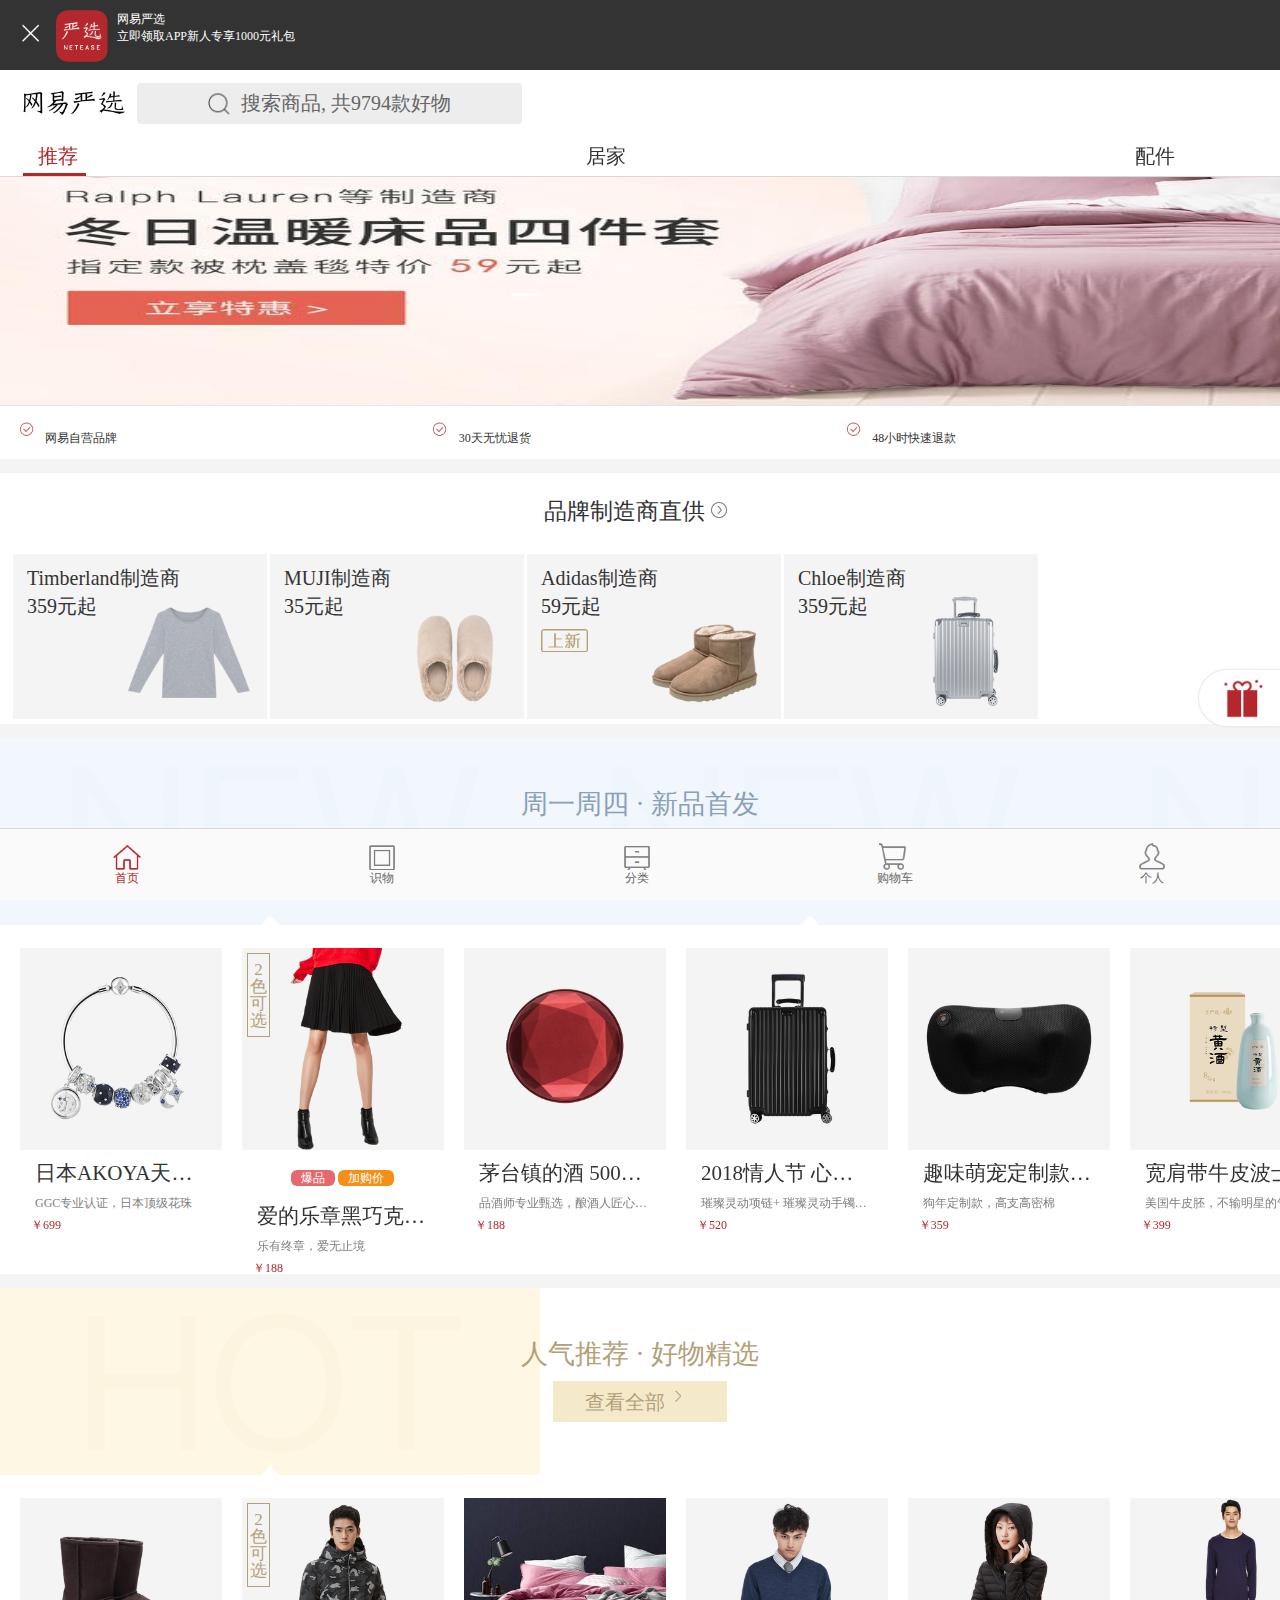
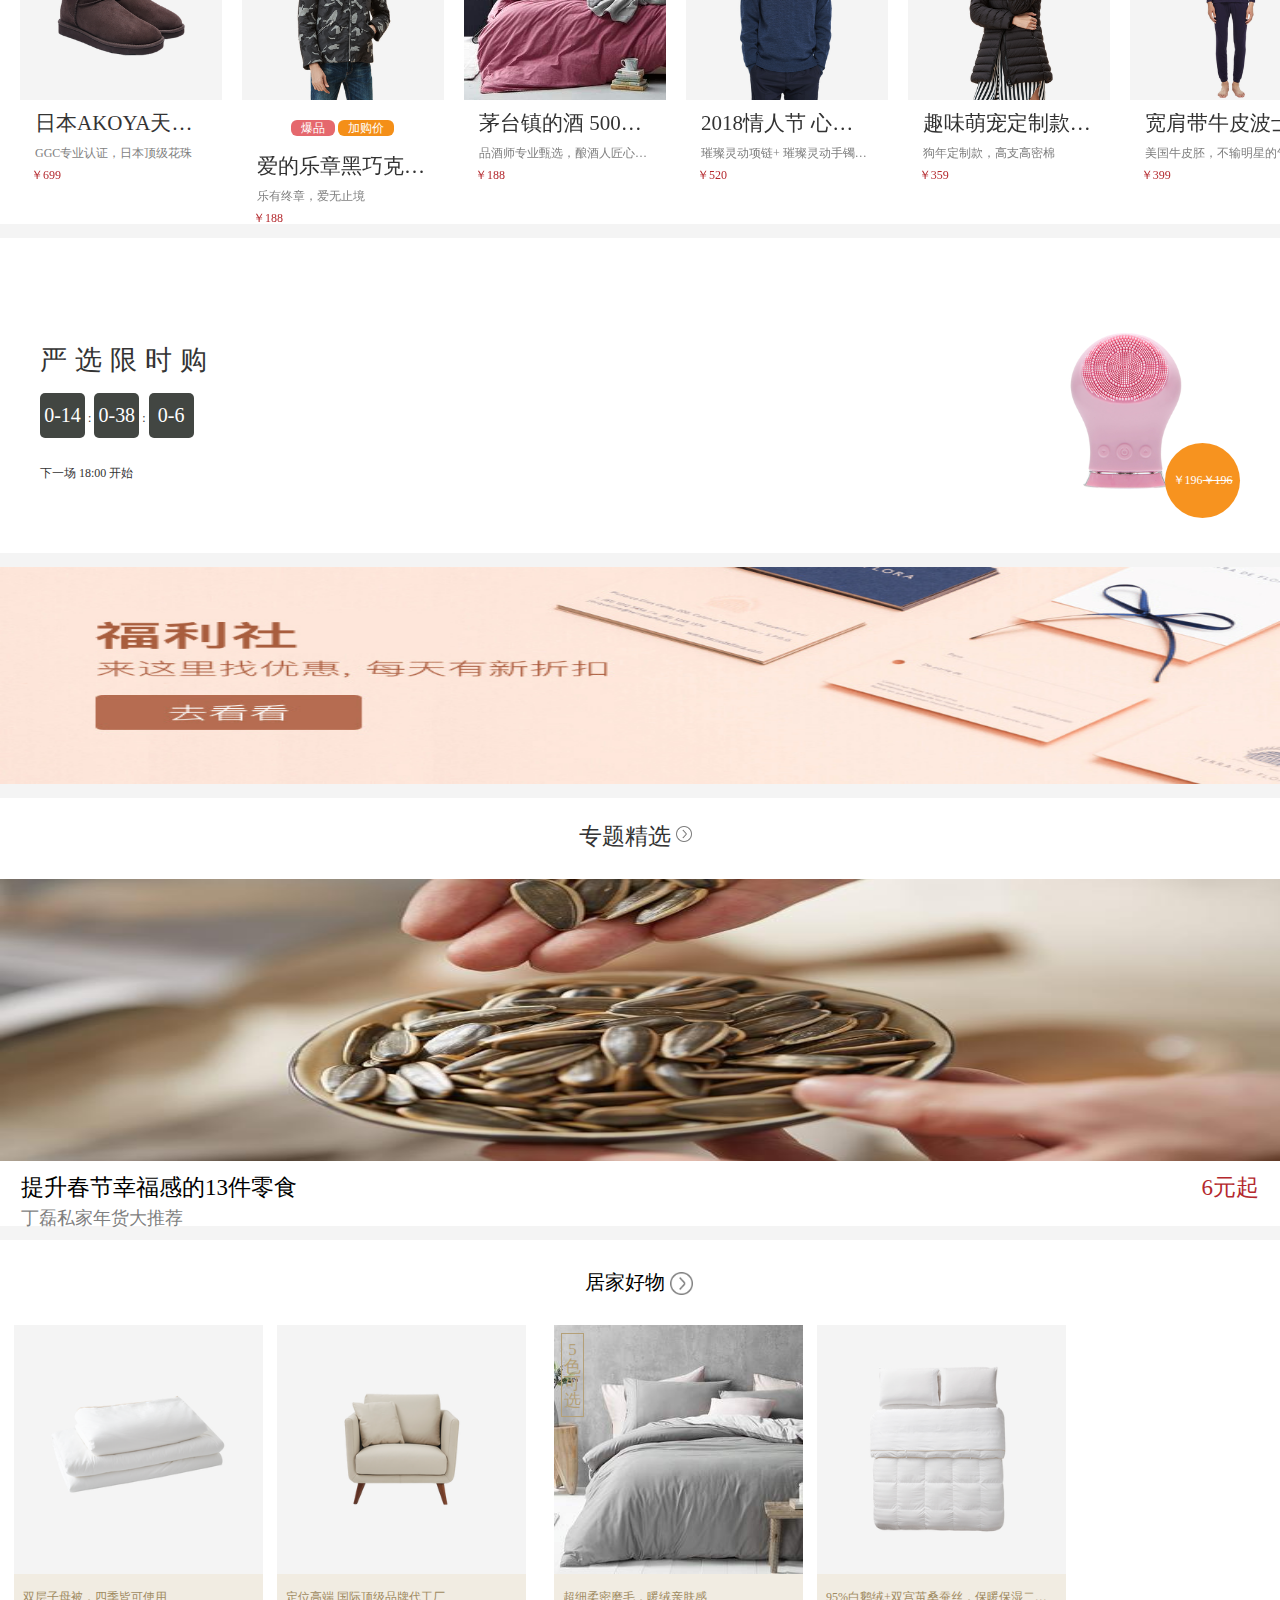
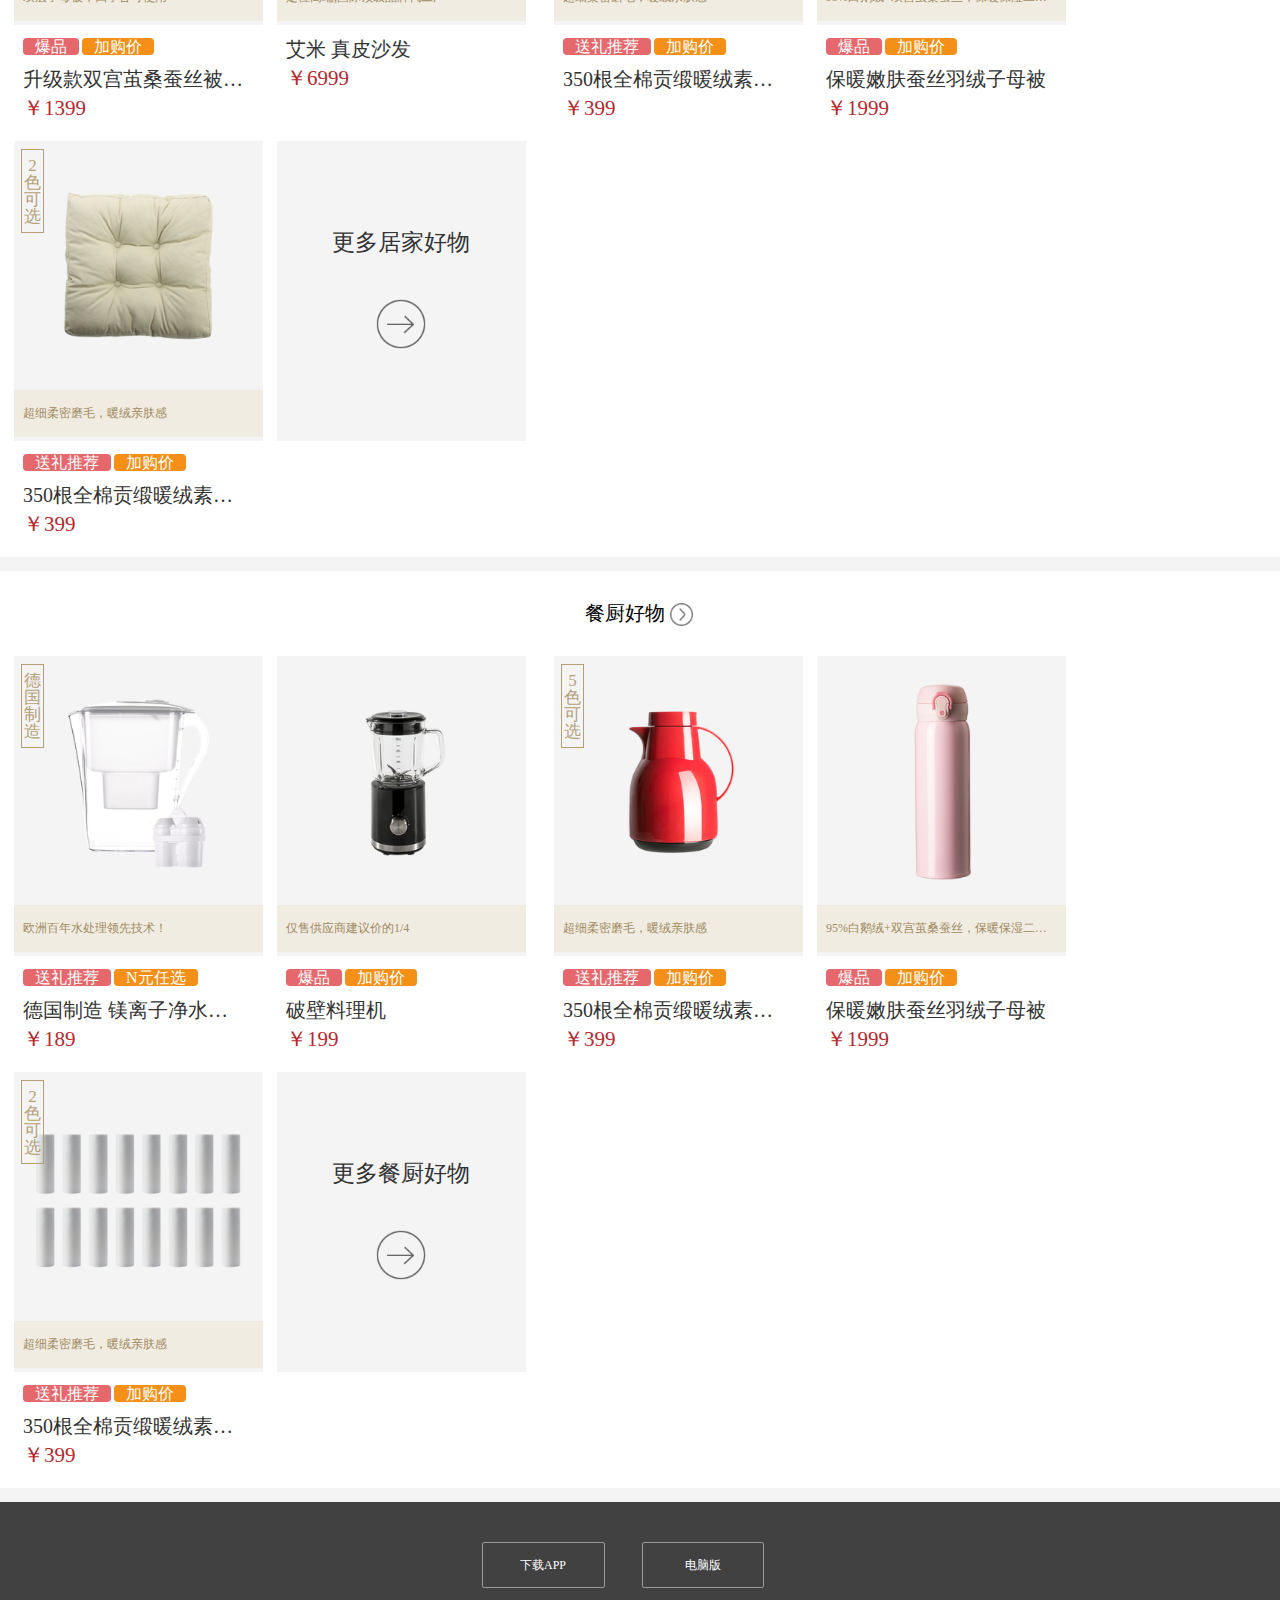
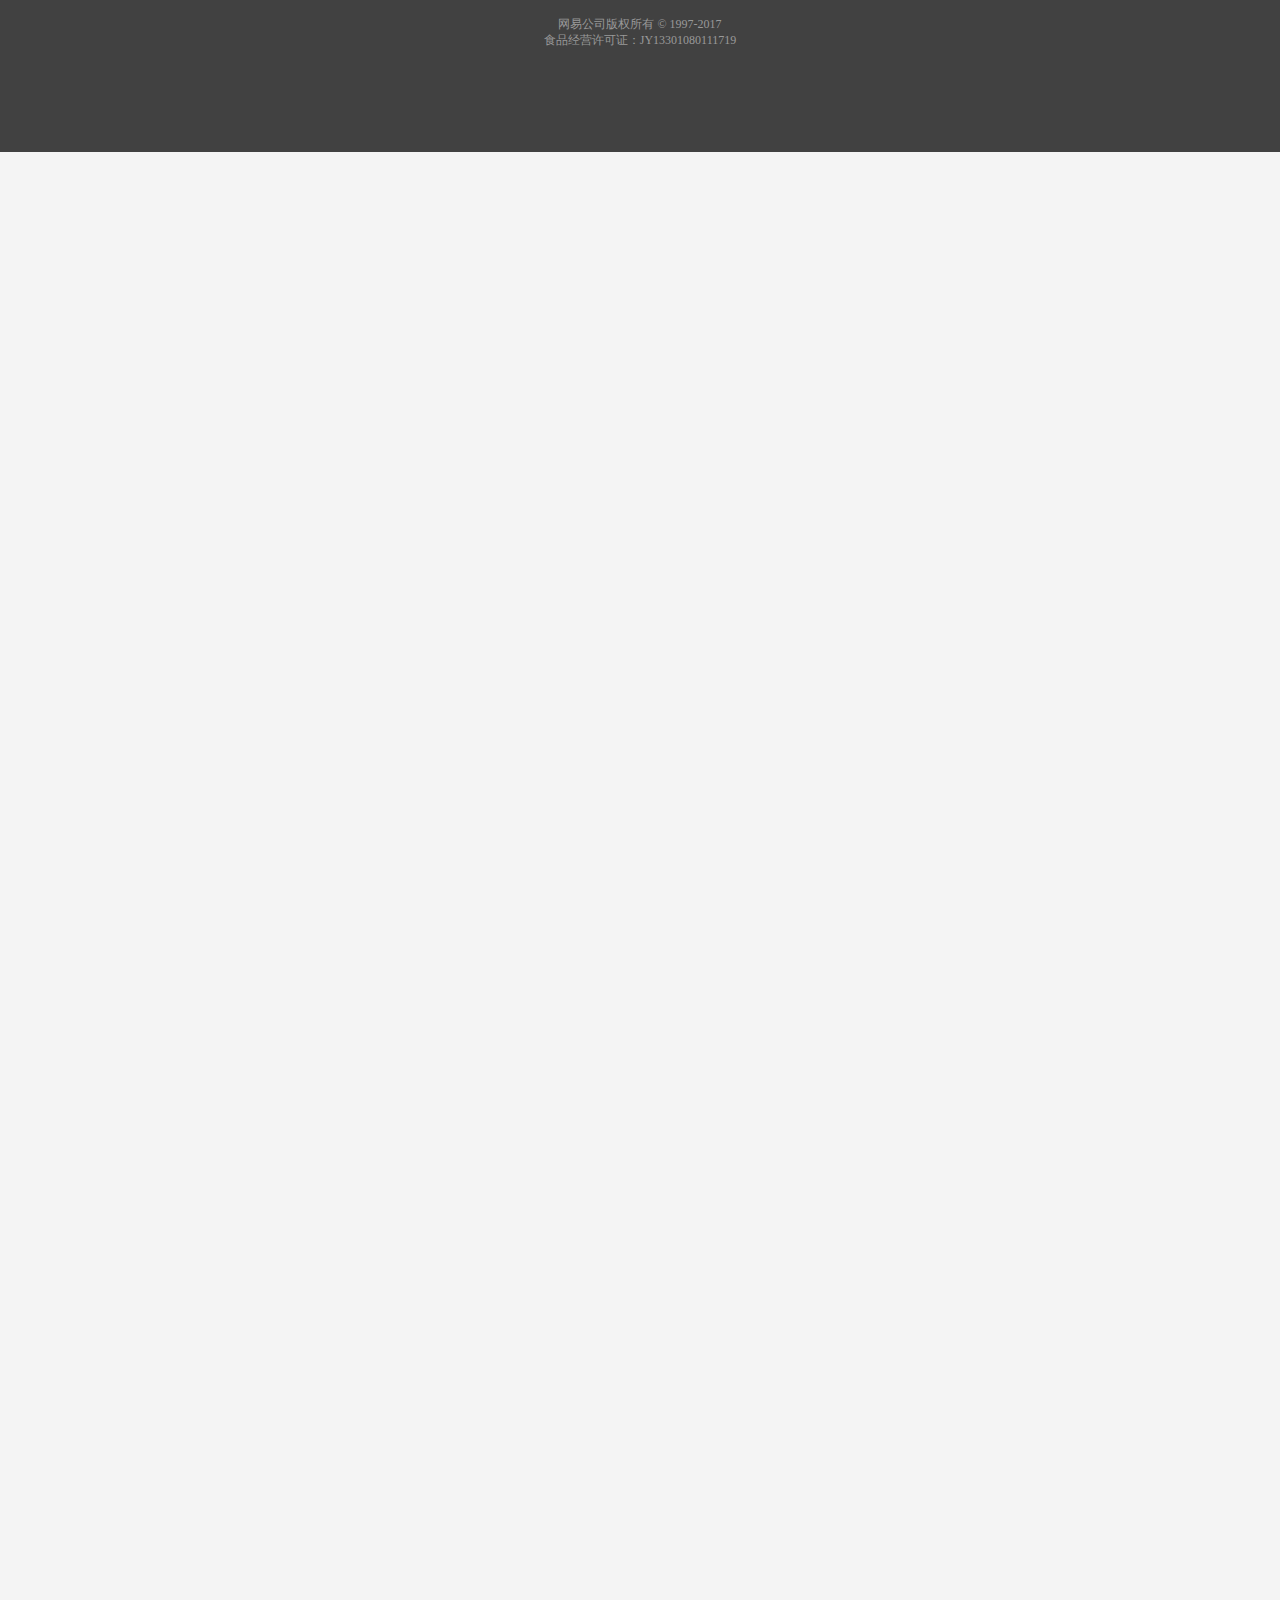
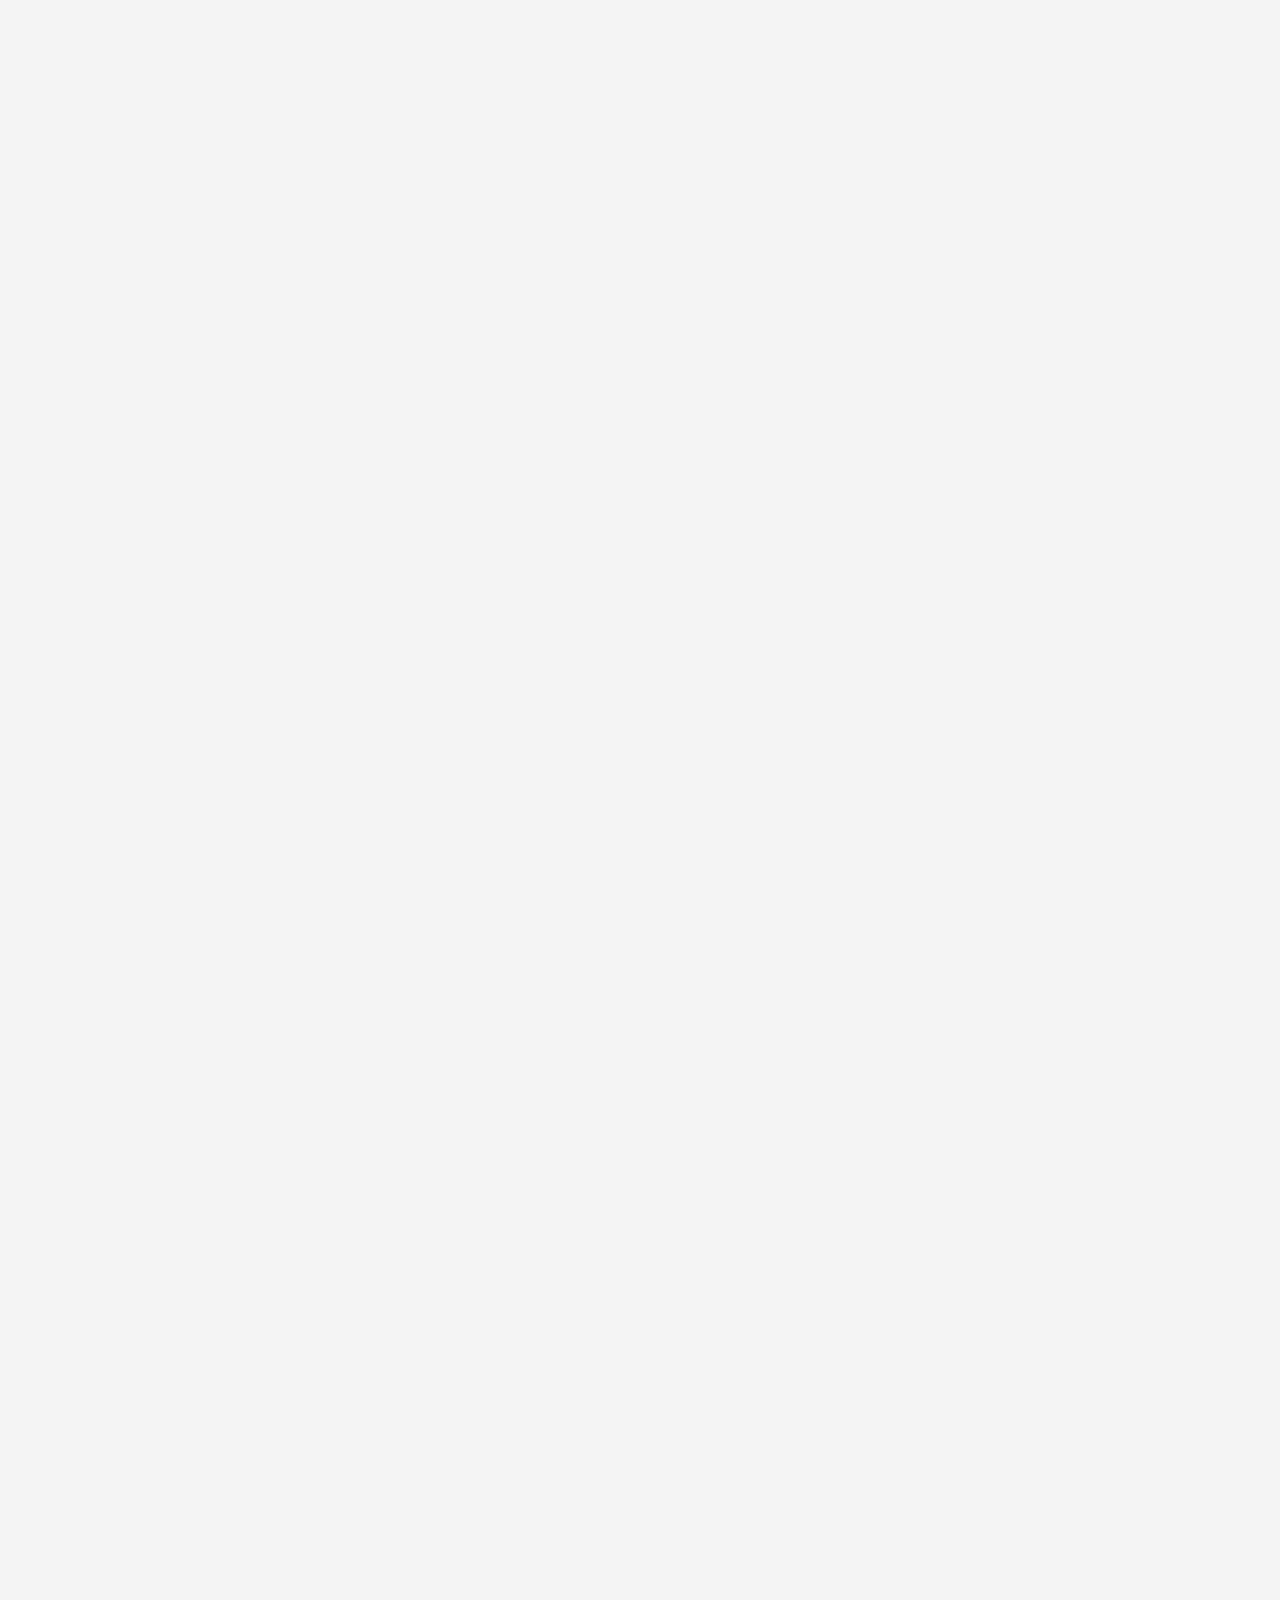
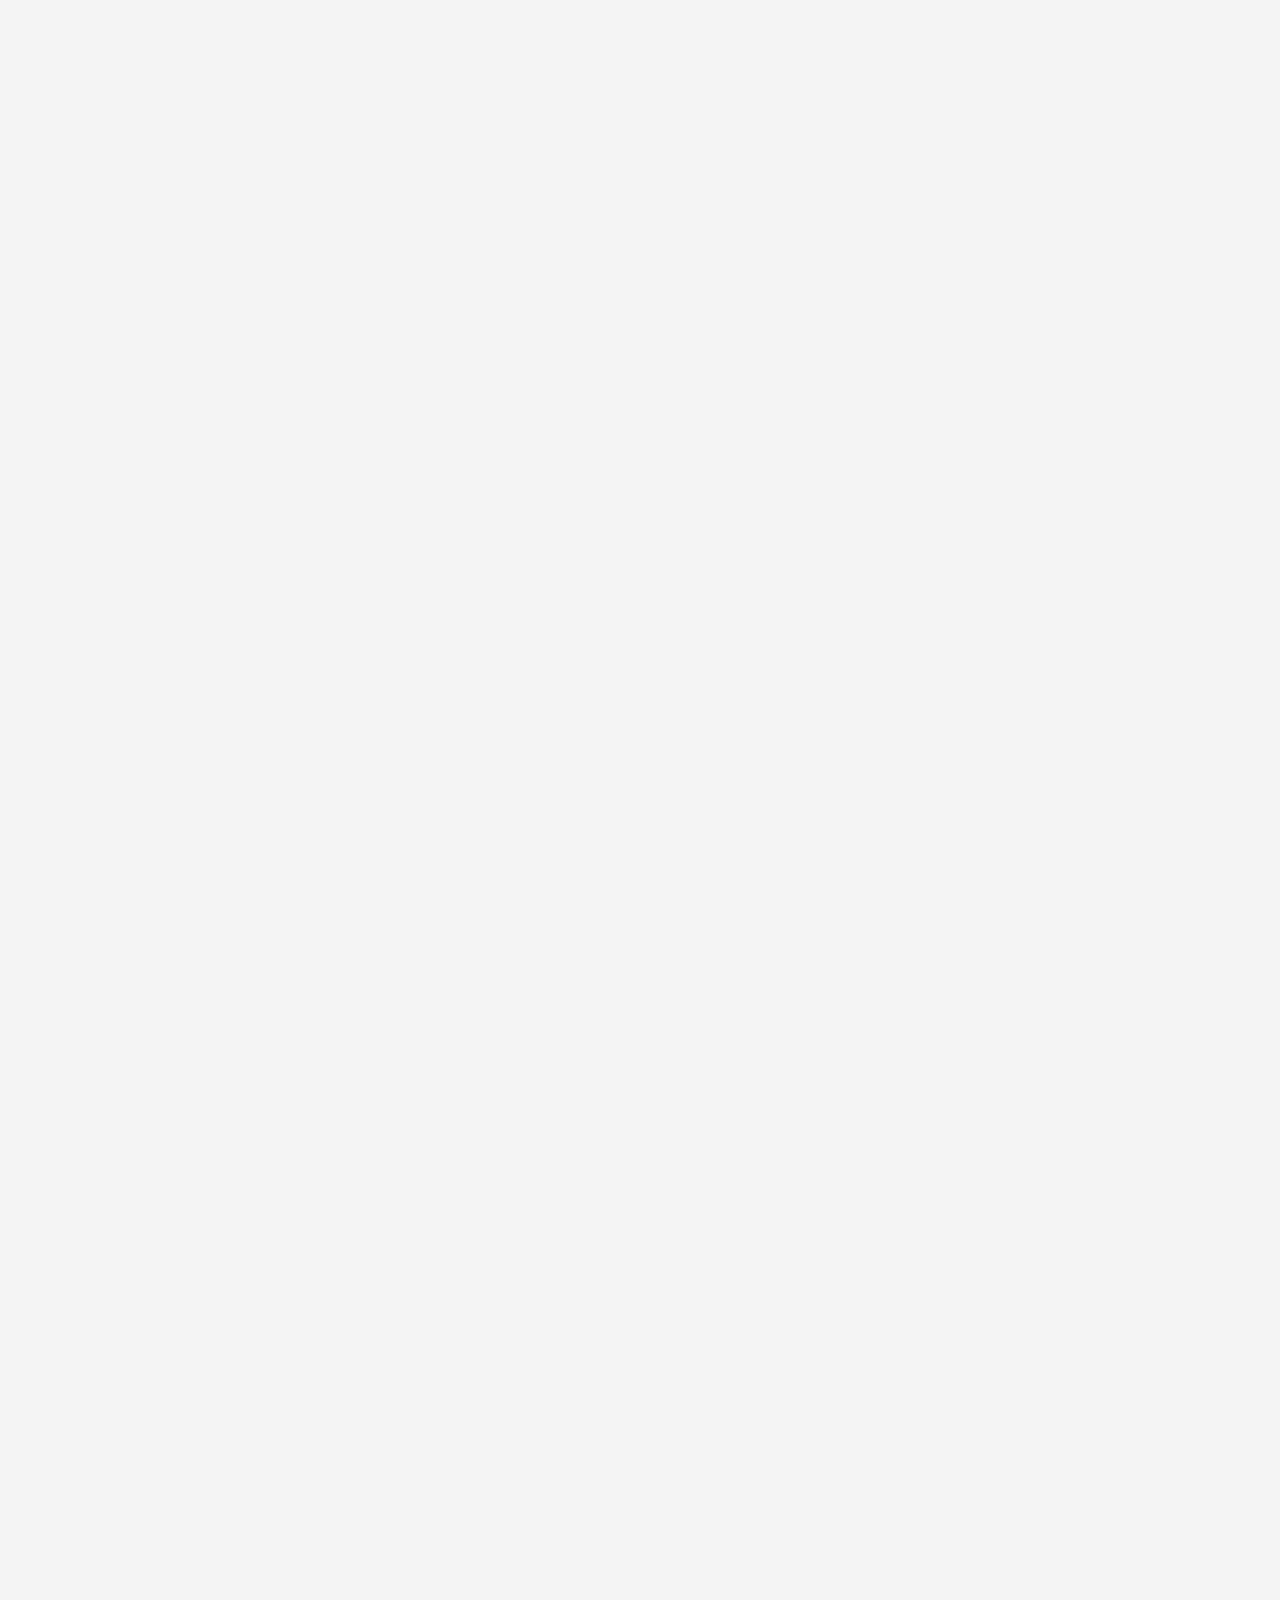
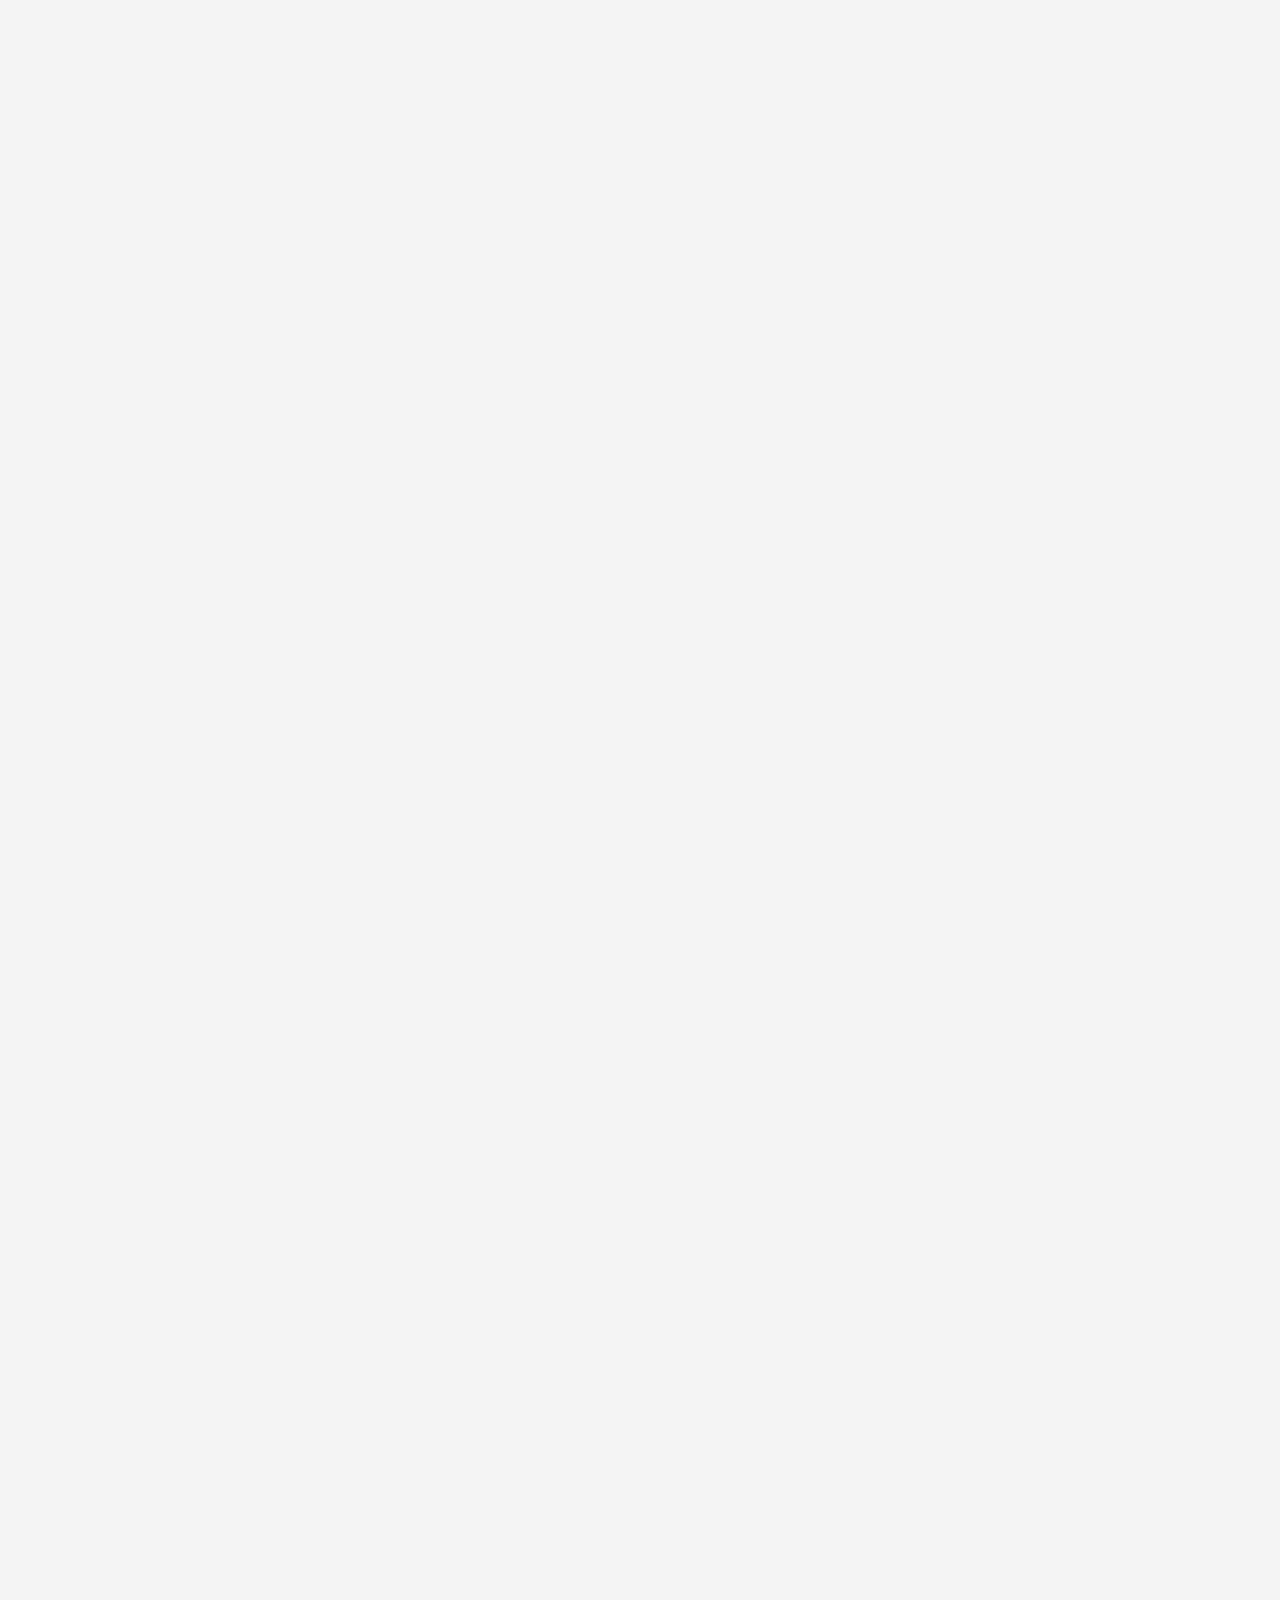
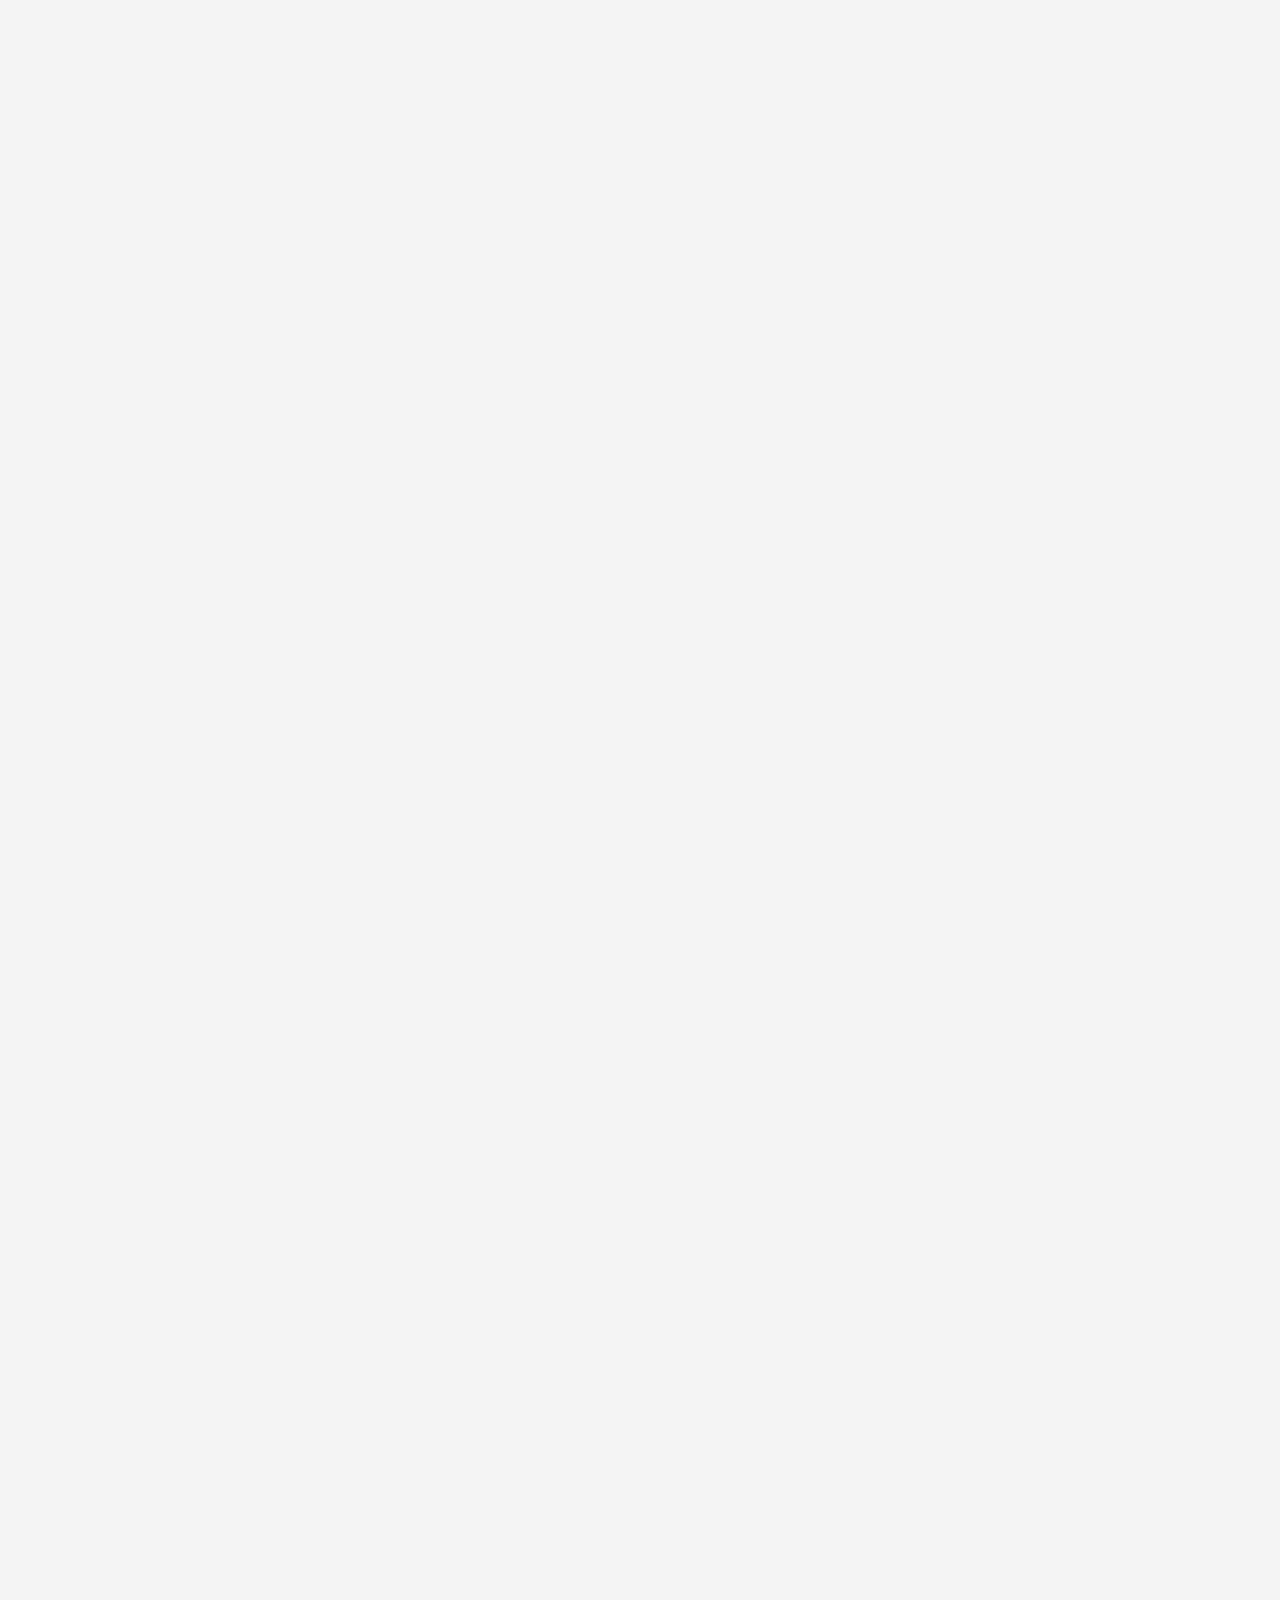
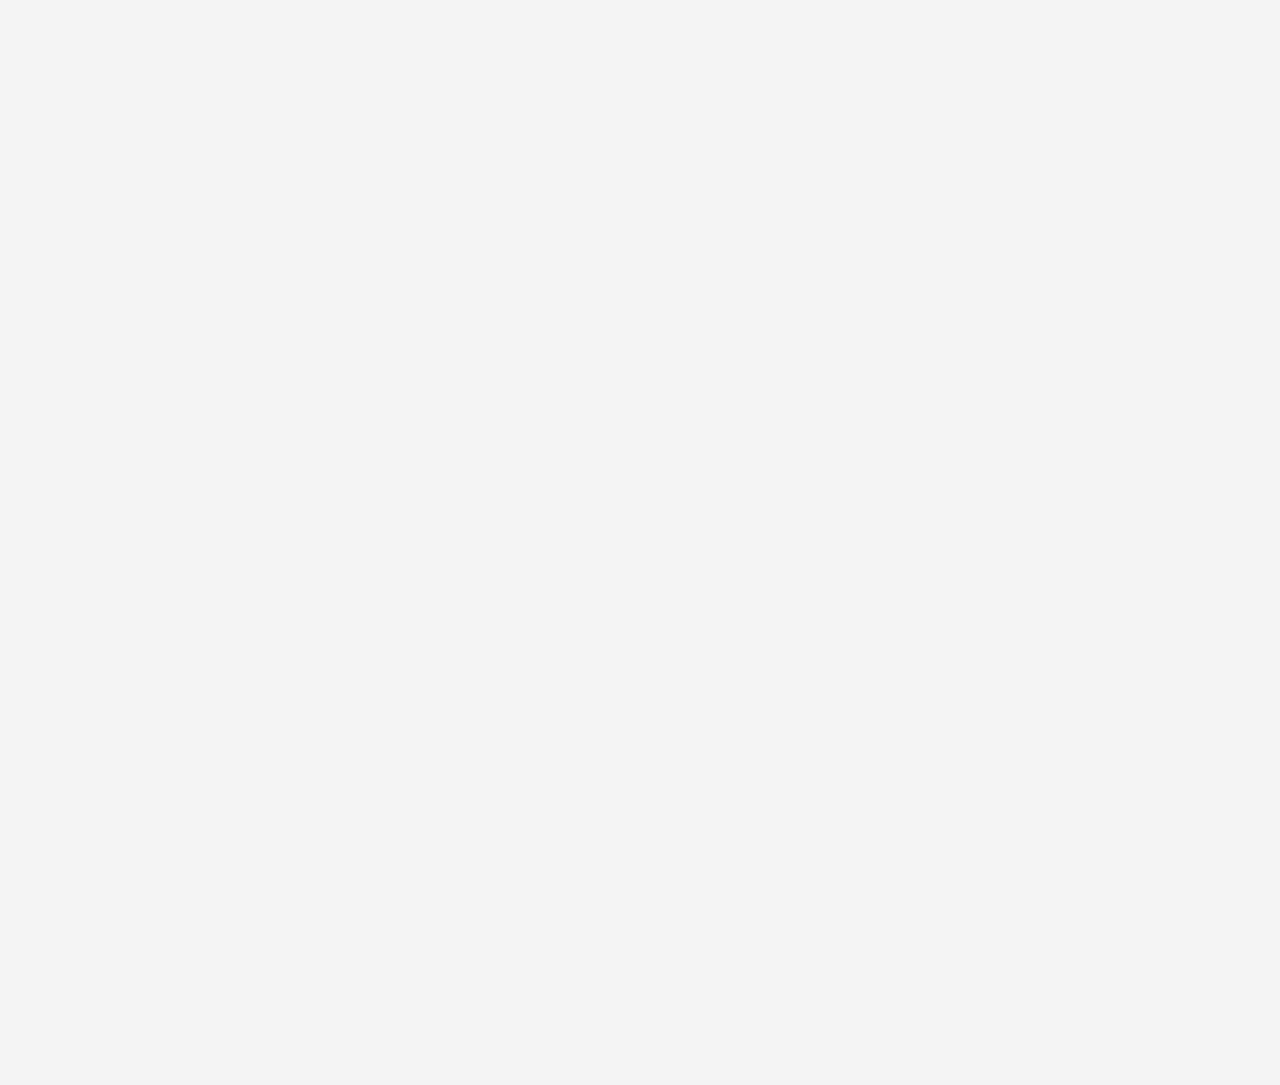
<file: index.html>
<!doctype html>
<html lang="en">

<head>
    <meta charset="UTF-8">
    <title>网易严选 - 以严谨的态度，为中国消费者甄选天下优品</title>
    <link rel="stylesheet" href="assets/plugins/swiper/css/swiper.min.css">
    <link rel="stylesheet" href="assets/css/reset.css">
    <link rel="stylesheet" href="assets/css/index.css">
    <link rel="shortcut icon" href="assets/images/show/favicon.ico">
    <script src="assets/js/flexbile.js"></script>
</head>
<div class="index">
    
    <div class="header">
        <div class="hd">
            <div class="topbar">
    	<!-- 顶部网易严选app start -->
                <div class="open clear-fixed">
                    <i class="close"></i>
                    <div class="cnt">
                    	<i class="logo"></i>
                    	<div class="text">
	                        <p class="text1">网易严选</p>
	                        <p class="text2">立即领取APP新人专享1000元礼包</p>
                    	</div>
                    </div>
                    <a class="open-app" href="javascript:;">打开APP</a>
                </div>
		<!-- 顶部网易严选app end -->

    	<!-- 搜索 start -->
                <div class="search-box clear-fixed">
                	<div class="line">
                		<a class="logo"></a>
                		<div class="search">
                			<i class="icon"></i>
                			<span>搜索商品, 共9794款好物</span>
                		</div>
                	</div>
    	<!-- 搜索 end -->
		<!-- 导航 start-->
                	<div class="swiper-container tabs">
                		<div class="swiper-wrapper nav-small">
					        <div class="swiper-slide active"><span>推荐</span></div>
					        <div class="swiper-slide"><span>居家</span></div>
					        <div class="swiper-slide"><span>配件</span></div>
					        <div class="swiper-slide"><span>服装</span></div>
					        <div class="swiper-slide"><span>电器</span></div>
					        <div class="swiper-slide"><span>洗护</span></div>
					        <div class="swiper-slide"><span>饮食</span></div>
					        <div class="swiper-slide"><span>餐厨</span></div>
					        <div class="swiper-slide"><span>文体</span></div>
					        <div class="swiper-slide"><span>特色区</span></div>
			    		</div>
                	</div>
		<!-- 导航 end-->
                </div>
            </div>
        </div>
    </div>
    <!-- 顶部网易严选app end -->

<!-- 轮播图 start -->
    <div class="floor slide">
    	<div class="swiper-container carousel">
			<div class="swiper-wrapper img">
				<div class="swiper-slide"><a href=""><img src="assets/images/carousel/1.jpg" alt=""></a></div>
				<div class="swiper-slide"><a href=""><img src="assets/images/carousel/2.jpg" alt=""></a></div>
				<div class="swiper-slide"><a href=""><img src="assets/images/carousel/3.jpg" alt=""></a></div>
				<div class="swiper-slide"><a href=""><img src="assets/images/carousel/4.jpg" alt=""></a></div>
				<div class="swiper-slide"><a href=""><img src="assets/images/carousel/5.jpg" alt=""></a></div>
				<div class="swiper-slide"><a href=""><img src="assets/images/carousel/6.jpg" alt=""></a></div>
				<div class="swiper-slide"><a href=""><img src="assets/images/carousel/7.jpg" alt=""></a></div>
			</div>
		 	<div class="swiper-pagination "></div>
		</div>
		<div class="introduce">
			<ul class="menu">
				<li class="list">
					<a href="">
						<i></i>
						<span>网易自营品牌</span>
					</a>
				</li>
				<li class="list">
					<a href="">
						<i></i>
						<span>30天无忧退货</span>
					</a>
				</li>
				<li class="list">
					<a href="">
						<i></i>
						<span>48小时快速退款</span>
					</a>
				</li>
			</ul>
		</div>
<!-- 轮播图 end -->

	</div>
<!-- 品牌制造商 start -->
    <div class="floor brand">
    <!-- 标题 -->
    	<header class="hd">
    		<a href="">
    			<span>品牌制造商直供</span>
    			<i></i>
    		</a>
    	</header>
	<!-- 内容 -->
		<div class="content">
			<ul class="list">
				<li class="item">
					<a href="">
						<div class="text">
							<h4 class="title">Timberland制造商</h4>
							<span>359元起</span>
						</div>
						<img src="assets/images/brand/1.png" height="227" width="355" alt="">
					</a>
				</li>
				<li class="item">
					<a href="">
						<div class="text">
							<h4 class="title">MUJI制造商</h4>
							<span>35元起</span>
						</div>
						<img src="assets/images/brand/2.png" height="227" width="355" alt="">
					</a>
				</li>
				<li class="item">
					<a href="">
						<div class="text">
							<h4 class="title">Adidas制造商</h4>
							<span>59元起</span>
							<i class="new"></i>
						</div>
						<img src="assets/images/brand/3.png" height="227" width="355" alt="">
					</a>
				</li>
				<li class="item">
					<a href="">
						<div class="text">
							<h4 class="title">Chloe制造商</h4>
							<span>359元起</span>
						</div>
						<img src="assets/images/brand/4.png" height="227" width="355" alt="">
					</a>
				</li>
			</ul>
		</div>
    </div>
<!-- 品牌制造商 end -->

<!-- 新品首发 start -->
	<div class="new floor">
		<header class="hd">
			<a href="" class="text">
				<span class="day">周一周四 · 新品首发</span>
				<div class="all">
					<span>查看全部</span>
					<i class="icon"></i>
				</div>
			</a>
		</header>

		<div class="swiper-container content">
			<ul class="swiper-wrapper ">
				<li class="swiper-slide">
					<a href="">
						<div class="img">
							<img src="assets/images/news/1.png" height="330" width="330" alt="">
						</div>
						<div class="title">日本AKOYA天然海水珍珠18K金手链</div>
						<div class="tehui">GGC专业认证，日本顶级花珠</div>
						<span class="price">￥699</span>
					</a>
				</li>
				<li class="swiper-slide">
					<a href="">
						<div class="img">
							<img src="assets/images/news/2.png" height="330" width="330" alt="">
						</div>
						<div class="label">
							<span class="good">爆品</span>
							<span class="add">加购价</span>
						</div>
						<div class="title">爱的乐章黑巧克力礼盒 304克</div>
						<div class="tehui">乐有终章，爱无止境</div>
						<span class="price">￥188</span>
						<div class="speci">
							<div>2</div>	
							<div>色</div>	
							<div>可</div>	
							<div>选</div>	
						</div>
					</a>
				</li>
				<li class="swiper-slide">
					<a href="">
						<div class="img">
							<img src="assets/images/news/3.png" height="330" width="330" alt="">
						</div>
						<div class="title">茅台镇的酒 500毫升</div>
						<div class="tehui">品酒师专业甄选，酿酒人匠心打磨</div>
						<span class="price">￥188</span>
					</a>
				</li>
				<li class="swiper-slide">
					<a href="">
						<div class="img">
							<img src="assets/images/news/4.png" height="330" width="330" alt="">
						</div>
						<div class="title">2018情人节 心动璀璨首饰礼盒</div>
						<div class="tehui">璀璨灵动项链+ 璀璨灵动手镯+ 璀璨灵动耳坠</div>
						<span class="price">￥520</span>
					</a>
				</li>
				<li class="swiper-slide">
					<a href="">
						<div class="img">
							<img src="assets/images/news/5.png" height="330" width="330" alt="">
						</div>
						<div class="title">趣味萌宠定制款四件套</div>
						<div class="tehui">狗年定制款，高支高密棉</div>
						<span class="price">￥359</span>
					</a>
				</li>
				<li class="swiper-slide">
					<a href="">
						<div class="img">
							<img src="assets/images/news/6.png" height="330" width="330" alt="">
						</div>
						<div class="title">宽肩带牛皮波士顿包</div>
						<div class="tehui">美国牛皮胚，不输明星的气场</div>
						<span class="price">￥399</span>
					</a>
				</li>
				<li class="swiper-slide allLook">
					<a href="">
						<div class="all">
							<span>查看全部</span>
						</div>
						
					</a>
				</li>

			</ul>
		</div>
	</div>
<!-- 新品首发 end -->

<!-- 人气推荐 start -->
	<div class="new floor popular">
		<header class="hd">
			<a href="" class="text">
				<span class="day">人气推荐 · 好物精选</span>
				<div class="all">
					<span>查看全部</span>
					<i class="icon"></i>
				</div>
			</a>
		</header>

		<div class="swiper-container content">
			<ul class="swiper-wrapper ">
				<li class="swiper-slide">
					<a href="">
						<div class="img">
							<img src="assets/images/popular/1.png" height="330" width="330" alt="">
						</div>
						<div class="title">日本AKOYA天然海水珍珠18K金手链</div>
						<div class="tehui">GGC专业认证，日本顶级花珠</div>
						<span class="price">￥699</span>
					</a>
				</li>
				<li class="swiper-slide">
					<a href="">
						<div class="img">
							<img src="assets/images/popular/2.png" height="330" width="330" alt="">
						</div>
						<div class="label">
							<span class="good">爆品</span>
							<span class="add">加购价</span>
						</div>
						<div class="title">爱的乐章黑巧克力礼盒 304克</div>
						<div class="tehui">乐有终章，爱无止境</div>
						<span class="price">￥188</span>
						<div class="speci">
							<div>2</div>	
							<div>色</div>	
							<div>可</div>	
							<div>选</div>	
						</div>
					</a>
				</li>
				<li class="swiper-slide">
					<a href="">
						<div class="img">
							<img src="assets/images/popular/3.jpg" height="330" width="330" alt="">
						</div>
						<div class="title">茅台镇的酒 500毫升</div>
						<div class="tehui">品酒师专业甄选，酿酒人匠心打磨</div>
						<span class="price">￥188</span>
					</a>
				</li>
				<li class="swiper-slide">
					<a href="">
						<div class="img">
							<img src="assets/images/popular/4.png" height="330" width="330" alt="">
						</div>
						<div class="title">2018情人节 心动璀璨首饰礼盒</div>
						<div class="tehui">璀璨灵动项链+ 璀璨灵动手镯+ 璀璨灵动耳坠</div>
						<span class="price">￥520</span>
					</a>
				</li>
				<li class="swiper-slide">
					<a href="">
						<div class="img">
							<img src="assets/images/popular/5.png" height="330" width="330" alt="">
						</div>
						<div class="title">趣味萌宠定制款四件套</div>
						<div class="tehui">狗年定制款，高支高密棉</div>
						<span class="price">￥359</span>
					</a>
				</li>
				<li class="swiper-slide">
					<a href="">
						<div class="img">
							<img src="assets/images/popular/6.png" height="330" width="330" alt="">
						</div>
						<div class="title">宽肩带牛皮波士顿包</div>
						<div class="tehui">美国牛皮胚，不输明星的气场</div>
						<span class="price">￥399</span>
					</a>
				</li>
				<li class="swiper-slide allLook">
					<a href="">
						<div class="all">
							<span>查看全部</span>
						</div>
						
					</a>
				</li>

			</ul>
		</div>
	</div>
<!-- 人气推荐 end -->

<!-- 严选限时购 start -->
	<div class="timeBuy">
		<a href="">
			<div class="left">
				<p class="title">严选限时购</p>
				<span class="num">01</span>
				<span>:</span>
				<span class="num">23</span>
				<span>:</span>
				<span class="num">48</span>
				<p class="next">下一场 18:00 开始</p>
			</div>
			<div class="right">
				<img src="assets/images/time/1.png" alt="">
				<div class="img-pri">
					<span>￥196</span><br>
					<del>￥196</del>
				</div>
			</div>
		</a>
	</div>
<!-- 严选限时购 end -->

<!-- 福利社 start -->
	<div class="weal">
		<img src="assets/images/weal.jpg" alt="">
	</div>
<!-- 福利社 end -->

<!-- 专题精选 start -->
	<div class="special brand floor">
		<header class="hd">
    		<a href="">
    			<span>专题精选</span>
    			<i></i>
    		</a>
    	</header>
		<div class="special-content">
			<ul class="list">
				<li class="item">
					<a href="">
						<img src="assets/images/special/1.jpg" height="417" width="750" alt="">
					</a>
					<div class="subtitle clear-fixed">
						<h4>提升春节幸福感的13件零食</h4>
						<span>6元起</span>
					</div>
					<div class="bot">丁磊私家年货大推荐</div>
				</li>	
			</ul>
		</div>
	</div>
<!-- 专题精选 end -->

<!-- 居家好物 start -->
	<div class="home">
		<div class="header">
			<h3>居家好物</h3>
			<i></i>
		</div>
		<div class="good-content clear-fixed">
			<ul class="clear-fixed">
				<li class="item">
					<a href="">
						<div class="top">
							<img src="assets/images/home/1.png" alt="">
							<div>双层子母被，四季皆可使用</div>
						</div>
						<div class="buttom">
							<span class="good">爆品</span>
							<span class="add">加购价</span>
						</div>
						<div class="name">升级款双宫茧桑蚕丝被 子母被</div>
						<span class="price">￥1399</span>
					</a>
				</li>
				<li class="item item-left">
					<a href="">
						<div class="top">
							<img src="assets/images/home/2.png" alt="">
							<div>定位高端,国际顶级品牌代工厂</div>
						</div>
						<div class="buttom">
							<!-- <span class="good">爆品</span>
							<span class="add">加购价</span> -->
						</div>
						<div class="name">艾米 真皮沙发</div>
						<span class="price">￥6999</span>
					</a>
				</li>
				<li class="item">
					<a href="">
						<div class="top">
							<img src="assets/images/home/3.jpg" alt="">
							<div>超细柔密磨毛，暖绒亲肤感</div>
						</div>
						<div class="buttom">
							<span class="good">送礼推荐</span>
							<span class="add">加购价</span>
						</div>
						<div class="name">350根全棉贡缎暖绒素色四件套</div>
						<span class="price">￥399</span>
						<div class="speci">
							<div>5</div>	
							<div>色</div>	
							<div>可</div>	
							<div>选</div>	
						</div>
					</a>
				</li>
				<li class="item item-left">
					<a href="">
						<div class="top">
							<img src="assets/images/home/4.png" alt="">
							<div>95%白鹅绒+双宫茧桑蚕丝，保暖保湿二合一</div>
						</div>
						<div class="buttom">
							<span class="good">爆品</span>
							<span class="add">加购价</span>
						</div>
						<div class="name">保暖嫩肤蚕丝羽绒子母被</div>
						<span class="price">￥1999</span>
					</a>
				</li>
				<li class="item">
					<a href="">
						<div class="top">
							<img src="assets/images/home/5.png" alt="">
							<div>超细柔密磨毛，暖绒亲肤感</div>
						</div>
						<div class="buttom">
							<span class="good">送礼推荐</span>
							<span class="add">加购价</span>
						</div>
						<div class="name">350根全棉贡缎暖绒素色四件套</div>
						<span class="price">￥399</span>
						<div class="speci">
							<div>2</div>	
							<div>色</div>	
							<div>可</div>	
							<div>选</div>	
						</div>
					</a>
				</li>
				<li class="item item-left">
					<a href="">
						<div class="top top-last">
							<span>更多居家好物</span>
							<i></i>
						</div>
						
					</a>
				</li>
			</ul>
		</div>
	</div>
<!-- 居家好物 end -->

<!-- 餐厨好物 start -->
	<div class="home">
		<div class="header">
			<h3>餐厨好物</h3>
			<i></i>
		</div>
		<div class="good-content clear-fixed">
			<ul class="clear-fixed">
				<li class="item">
					<a href="">
						<div class="top">
							<img src="assets/images/kitchen/1.png" alt="">
							<div>欧洲百年水处理领先技术！</div>
						</div>
						<div class="buttom">
							<span class="good">送礼推荐</span>
							<span class="add">N元任选</span>
						</div>
						<div class="name">德国制造 镁离子净水壶（含滤芯）</div>
						<span class="price">￥189</span>
						<div class="speci">
							<div>德</div>	
							<div>国</div>	
							<div>制</div>	
							<div>造</div>	
						</div>
					</a>
				</li>
				<li class="item item-left">
					<a href="">
						<div class="top">
							<img src="assets/images/kitchen/2.png" alt="">
							<div>仅售供应商建议价的1/4</div>
						</div>
						<div class="buttom">
							<span class="good">爆品</span>
							<span class="add">加购价</span>
						</div>
						<div class="name">破壁料理机</div>
						<span class="price">￥199</span>
					</a>
				</li>
				<li class="item">
					<a href="">
						<div class="top">
							<img src="assets/images/kitchen/3.png" alt="">
							<div>超细柔密磨毛，暖绒亲肤感</div>
						</div>
						<div class="buttom">
							<span class="good">送礼推荐</span>
							<span class="add">加购价</span>
						</div>
						<div class="name">350根全棉贡缎暖绒素色四件套</div>
						<span class="price">￥399</span>
						<div class="speci">
							<div>5</div>	
							<div>色</div>	
							<div>可</div>	
							<div>选</div>	
						</div>
					</a>
				</li>
				<li class="item item-left">
					<a href="">
						<div class="top">
							<img src="assets/images/kitchen/4.png" alt="">
							<div>95%白鹅绒+双宫茧桑蚕丝，保暖保湿二合一</div>
						</div>
						<div class="buttom">
							<span class="good">爆品</span>
							<span class="add">加购价</span>
						</div>
						<div class="name">保暖嫩肤蚕丝羽绒子母被</div>
						<span class="price">￥1999</span>
					</a>
				</li>
				<li class="item">
					<a href="">
						<div class="top">
							<img src="assets/images/kitchen/5.png" alt="">
							<div>超细柔密磨毛，暖绒亲肤感</div>
						</div>
						<div class="buttom">
							<span class="good">送礼推荐</span>
							<span class="add">加购价</span>
						</div>
						<div class="name">350根全棉贡缎暖绒素色四件套</div>
						<span class="price">￥399</span>
						<div class="speci">
							<div>2</div>	
							<div>色</div>	
							<div>可</div>	
							<div>选</div>	
						</div>
					</a>
				</li>
				<li class="item item-left">
					<a href="">
						<div class="top top-last">
							<span>更多餐厨好物</span>
							<i></i>
						</div>
						
					</a>
				</li>
			</ul>
		</div>
	</div>
<!-- 餐厨好物 end -->

<!-- 最底部 start -->
	<div class="footer">
		<div class="content">
			<div class="top">
				<a href="">下载APP</a>
				<a href="">电脑版</a>
			</div>
			<p class="but">
				<span>网易公司版权所有 © 1997-2017</span><br>
				<span>食品经营许可证：JY13301080111719</span>
			</p>
		</div>
	</div>
<!-- 最底部 end -->

<!-- 最底部菜单 start -->
	<div class="bottom-bar">
		<a href="">
			<i class="item1"></i>
			<span class="active">首页</span>
		</a>
		<a href="">
			<i class="item2"></i>
			<span>识物</span>
		</a>
		<a href="">
			<i class="item3"></i>
			<span>分类</span>
		</a>
		<a href="">
			<i class="item4"></i>
			<span>购物车</span>
		</a>
		<a href="">
			<i class="item5"></i>
			<span>个人</span>
		</a>
	</div>
<!-- 最底部菜单 end -->

<!-- 固定定位 start -->
	<a class="fixed" href="">
		<img src="assets/images/fixed/1.png" alt="">
	</a>
	<a class="goTop" href="javascript:;">
		<img src="assets/images/fixed/2.png"  alt="">
	</a>
<!-- 固定定位 end -->
<body>
	<script src="assets/plugins/zepto/dist/zepto.min.js"></script>
	<script src="assets/plugins/zepto/zepto-touch.js"></script>
    <script src="assets/plugins/swiper/js/swiper.min.js"></script>
    <script src="assets/js/index.js"></script>
</body>

</html>
</file>
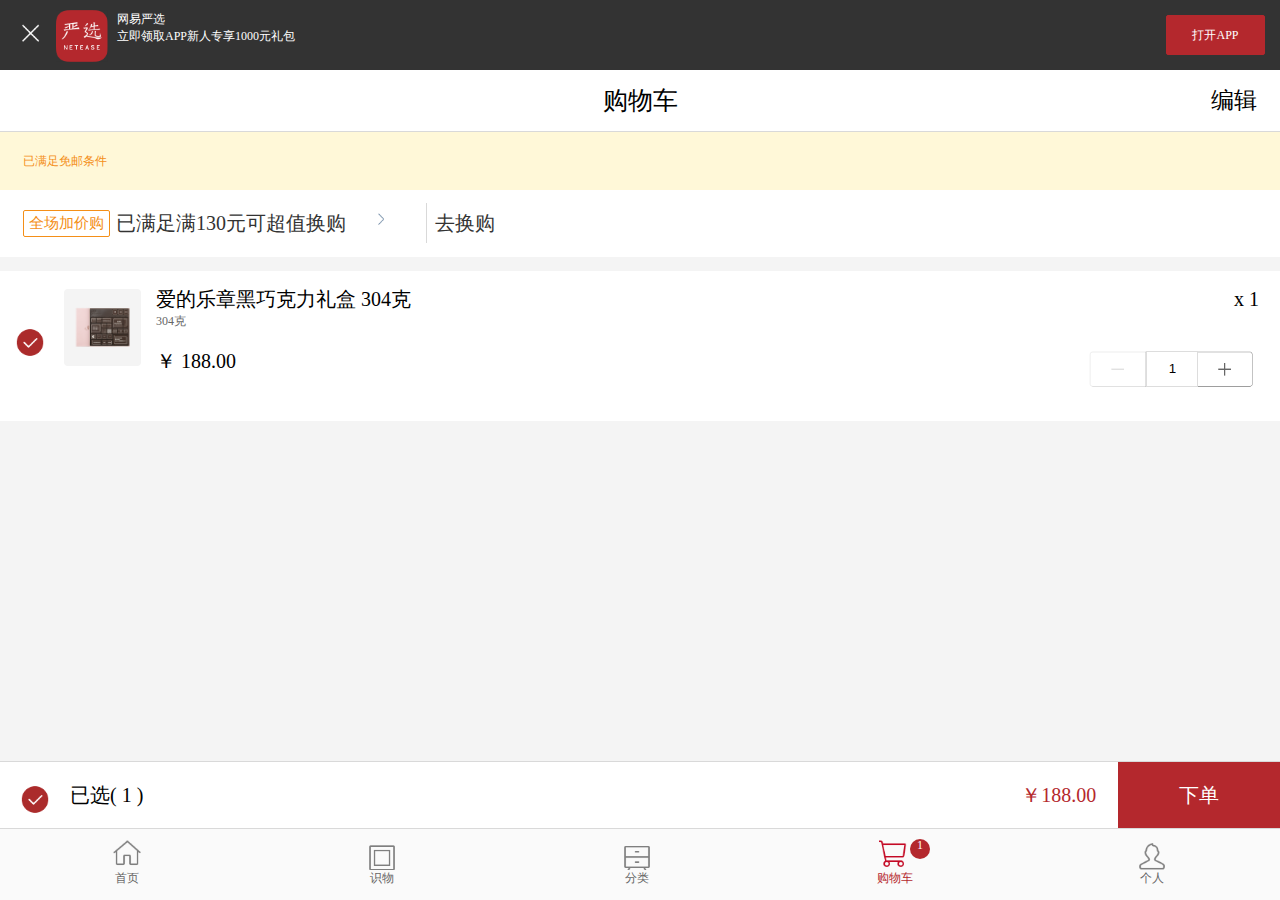
<file: cart.html>
<!doctype html>
<html lang="en">

<head>
    <meta charset="UTF-8">
    <title>购物车 - 网易严选</title>
    <link rel="stylesheet" href="assets/plugins/swiper/css/swiper.min.css">
    <link rel="stylesheet" href="assets/css/reset.css">
    <link rel="stylesheet" href="assets/css/cart.css">
    <link rel="shortcut icon" href="assets/images/show/favicon.ico">
    <script src="assets/js/flexbile.js"></script>
</head>
<div class="cart">
<!-- 顶部网易严选app start -->
    <div class="header">
        <div class="hd clear-fixed">
            <div class="topbar">
                <div class="open clear-fixed">
                    <i class="close"></i>
                    <div class="cnt">
                    	<i class="logo"></i>
                    	<div class="text">
	                        <p class="text1">网易严选</p>
	                        <p class="text2">立即领取APP新人专享1000元礼包</p>
                    	</div>
                    </div>
                    <a class="open-app" href="javascript:;">打开APP</a>
                </div>
            </div>
		<!-- 购物车 start -->
			<div class="cart-header">
				<span class="cart">购物车</span>
				<span class="compile">编辑</span>
			</div>
		<!-- 购物车 end -->
        </div>
    </div>
<!-- 顶部网易严选app end -->

<!-- 满足免邮条件 start -->
	<div class="satisfy">
		<span>已满足免邮条件</span>
	</div>
<!-- 满足免邮条件 end -->

<!-- 购物车 start -->
	<div class="cart-content">
		<ul class="list">
			<li class="item">
				<div class="itemBox">
					<header class="hd">
						<a href="" class="pro">
							<span class="all">全场加价购</span>
							<div class="promList">
								<div class="promTip">已满足满130元可超值换购</div>
							</div>
							<i class="icon"></i>
						</a>
						<a href="" class="go">去换购</a>
					</header>
				</div>
			</li>
			<!-- 商品 -->
			<li class="item">
				<div class="shop">
					<ul class="shopList">
						<li class="shopItem">
							<div class="cartShop">
								<div class="shopBox">
									<i class="icon"></i>
									<div class="right">
										<div class="tu">
											<img src="assets/images/cart/2.png" height="77" width="77" alt="">
										</div>
										<div class="cnt">
											<p class="title">
												<span class="tit">爱的乐章黑巧克力礼盒 304克</span>
												<span class="num">
													<span class="">x</span>
													<span>1</span>
												</span>
											</p>
											<p class="weight">304克</p>
											<div class="price">
												<span class="pri">
													<span>￥</span>
													<span>188.00</span>
												</span>
												<div class="add">
													<div class="text">
														<input type="text" value="1">
													</div>
												</div>
											</div>
										</div>
									</div>
								</div>
							</div>
						</li>
					</ul>
				</div>
			</li>
		</ul>
		<!-- 下单 start-->
		<div class="order">
			<div class="left">
				<div class="check">
					<i></i>
					<span class="checked">
						<span>已选(</span>
						<span>1</span>
						<span>)</span>
					</span>
				</div>
				<div class="right">
					<p>
						<span>￥</span><span>188.00</span>
					</p>
				</div>
			</div>
			<div class="btn">下单</div>
		</div>
		<!-- 下单 end-->
	</div>
<!-- 购物车 end -->

<!-- 最底部菜单 start -->
	<div class="bottom-bar">
		<a href="">
			<i class="item1"></i>
			<span>首页</span>
		</a>
		<a href="">
			<i class="item2"></i>
			<span>识物</span>
		</a>
		<a href="">
			<i class="item3"></i>
			<span>分类</span>
		</a>
		<a class="cart" href="">
			<i class="item4"></i>
			<span class="active">购物车</span>
			<span class="add">1</span>
		</a>
		<a href="">
			<i class="item5"></i>
			<span>个人</span>
		</a>
	</div>
<!-- 最底部菜单 end -->

<!-- 固定定位 start -->
	<a class="goTop" href="javascript:;">
		<img src="assets/images/fixed/2.png"  alt="">
	</a>
<!-- 固定定位 end -->
<body>
	<script src="assets/plugins/zepto/dist/zepto.min.js"></script>
	<script src="assets/plugins/zepto/zepto-touch.js"></script>
    <script src="assets/plugins/swiper/js/swiper.min.js"></script>
    <script src="assets/js/cart.js"></script>
</body>

</html>
</file>
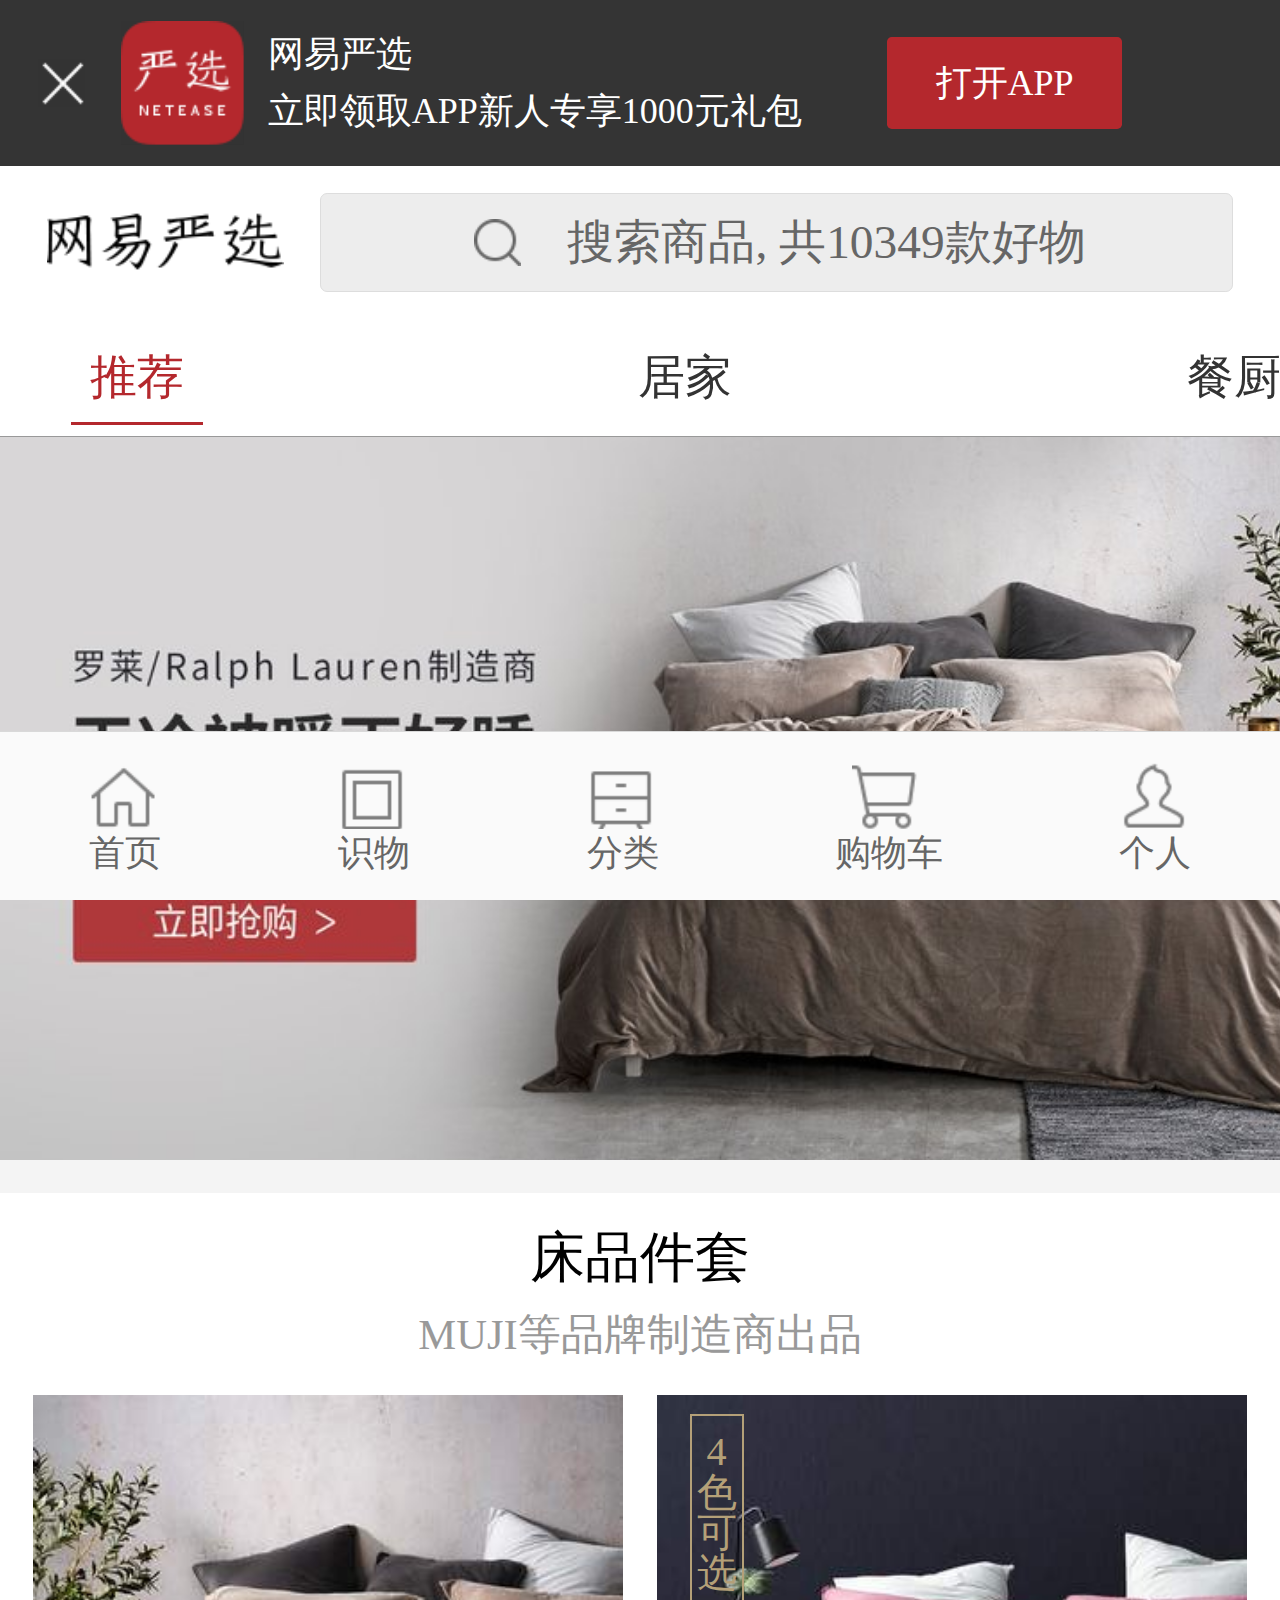
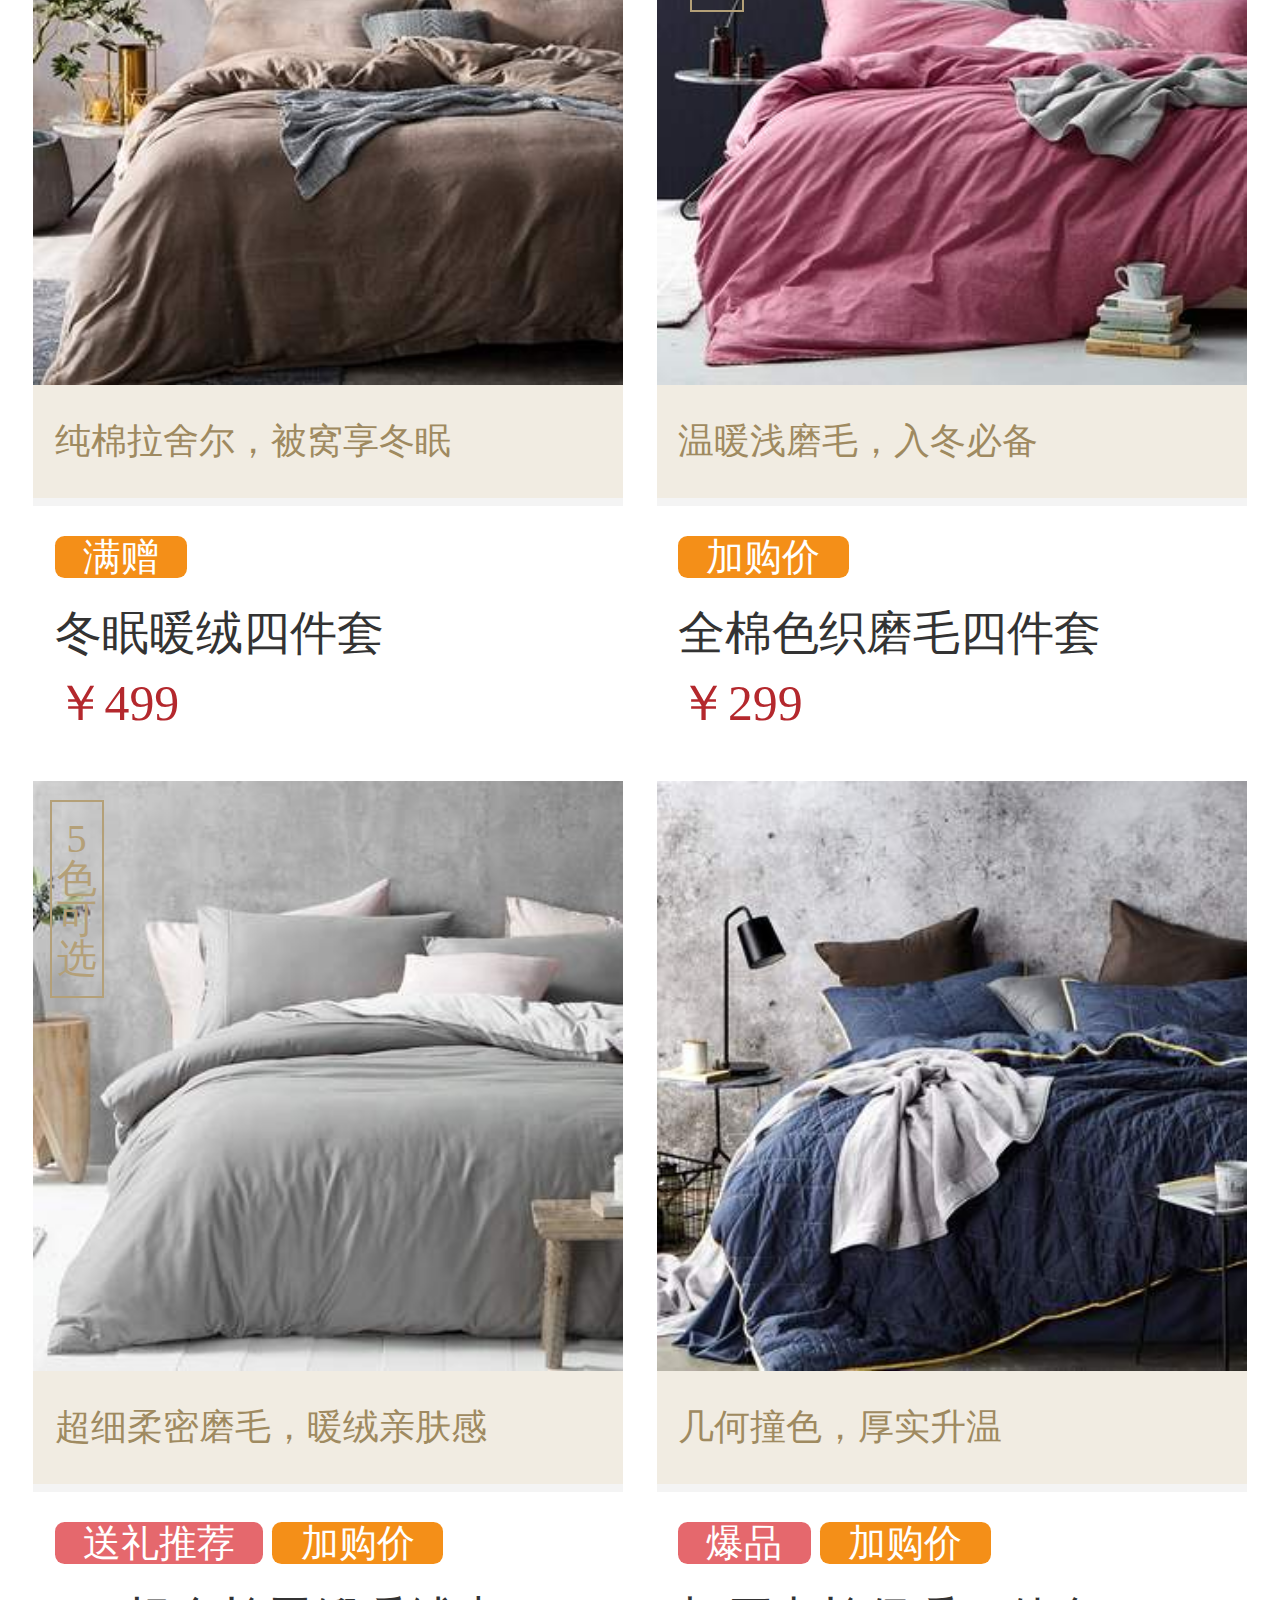
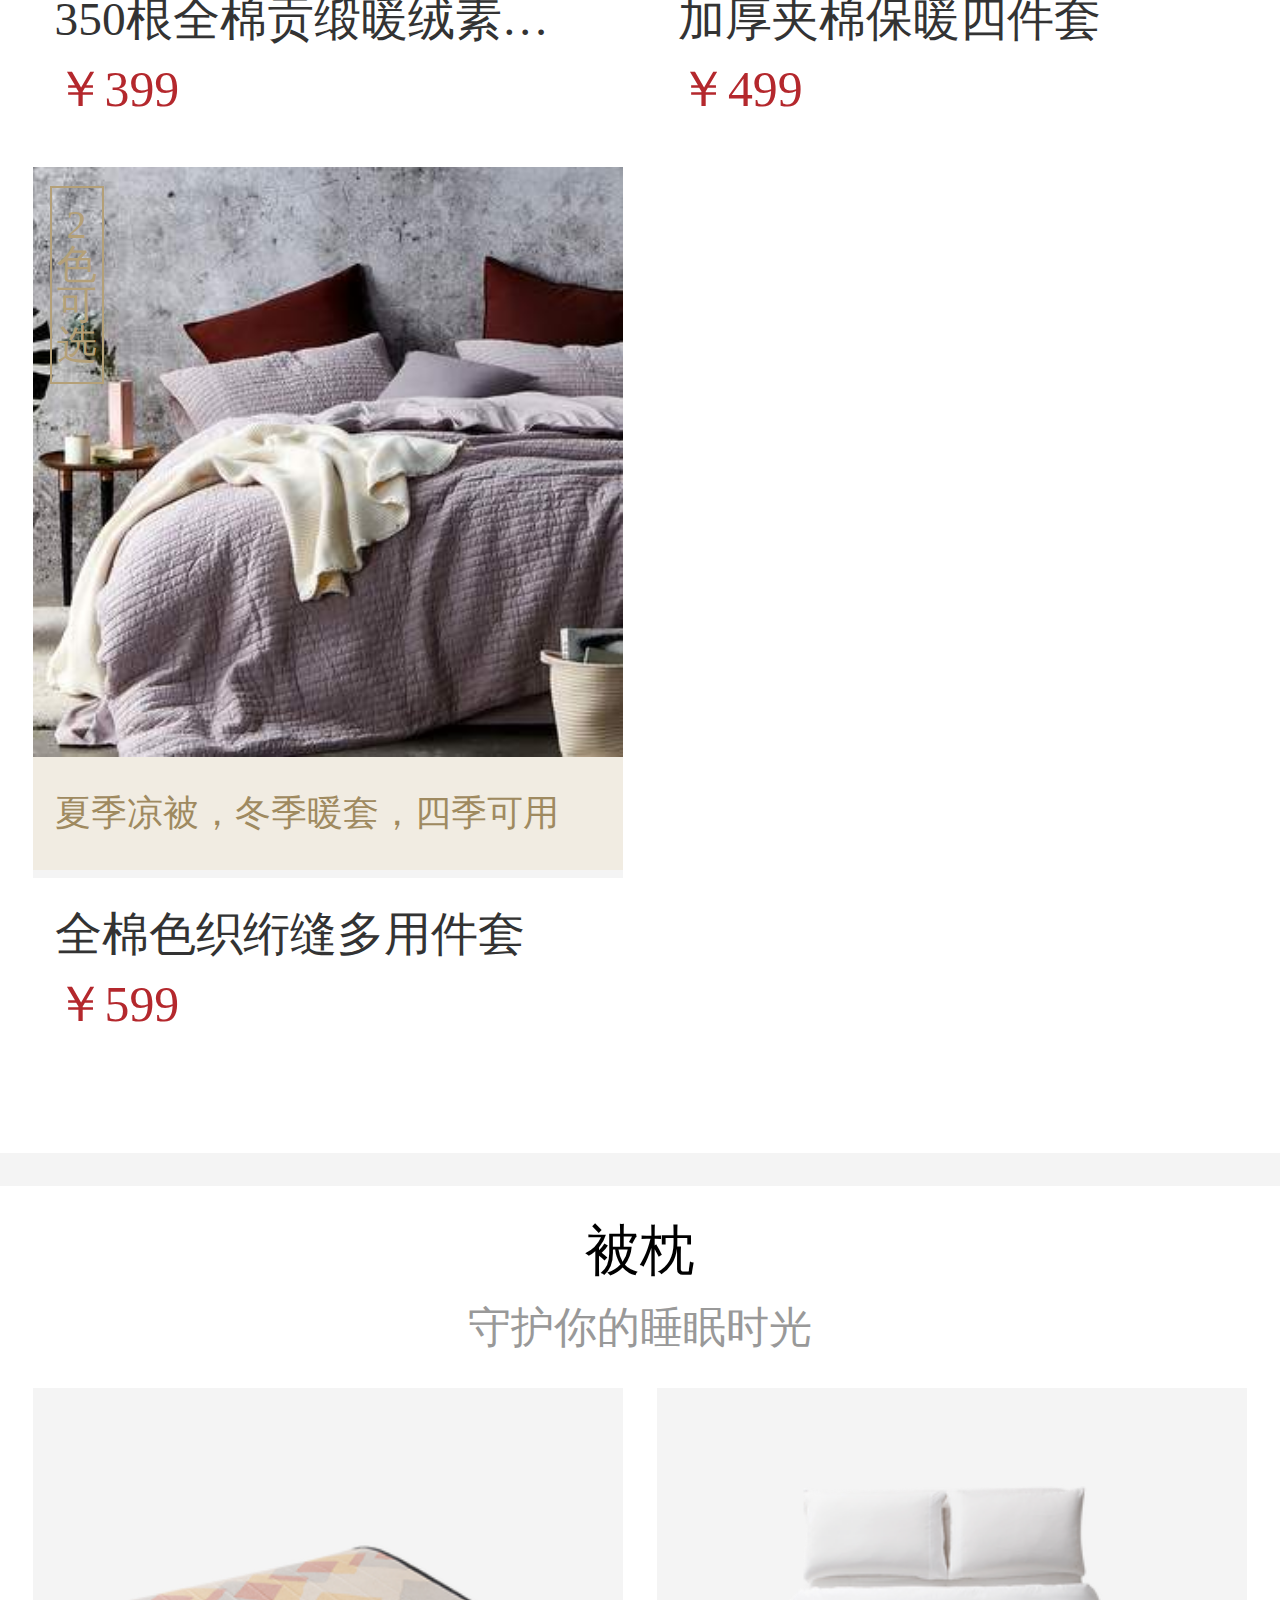
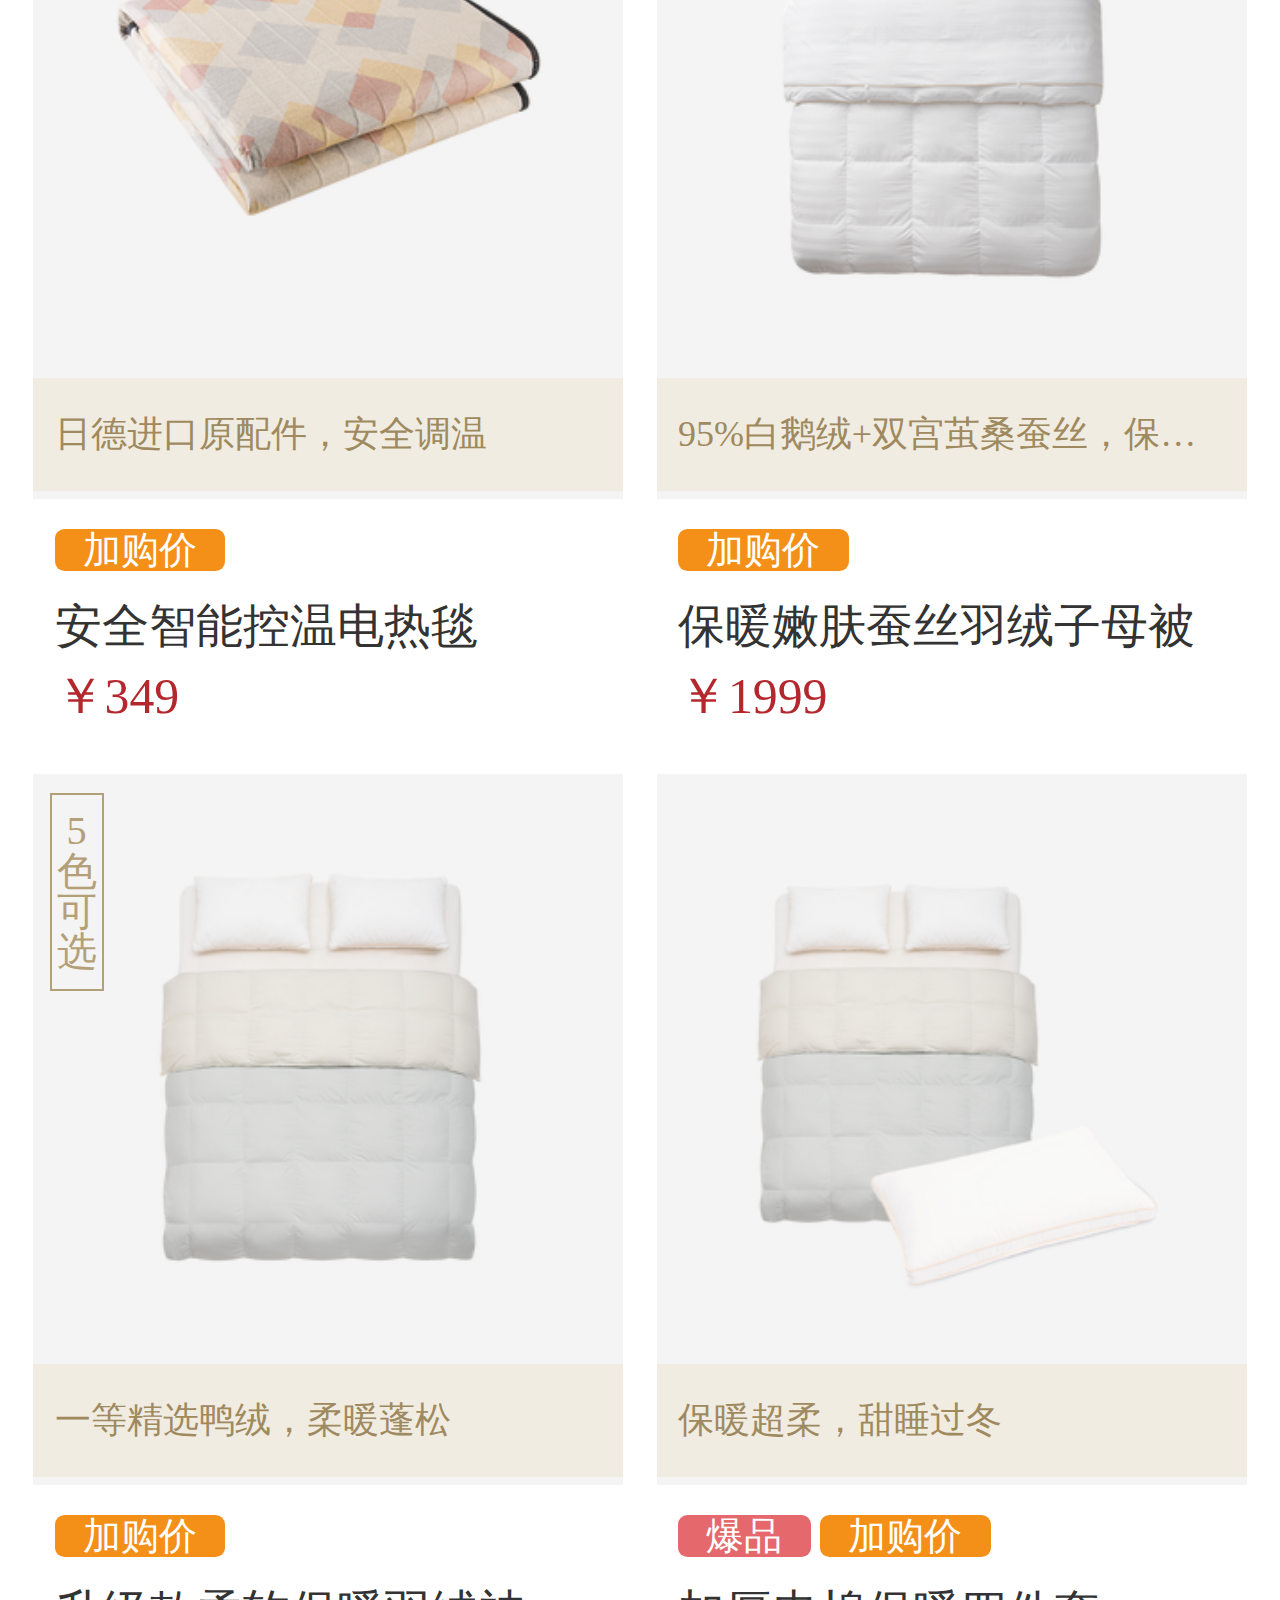
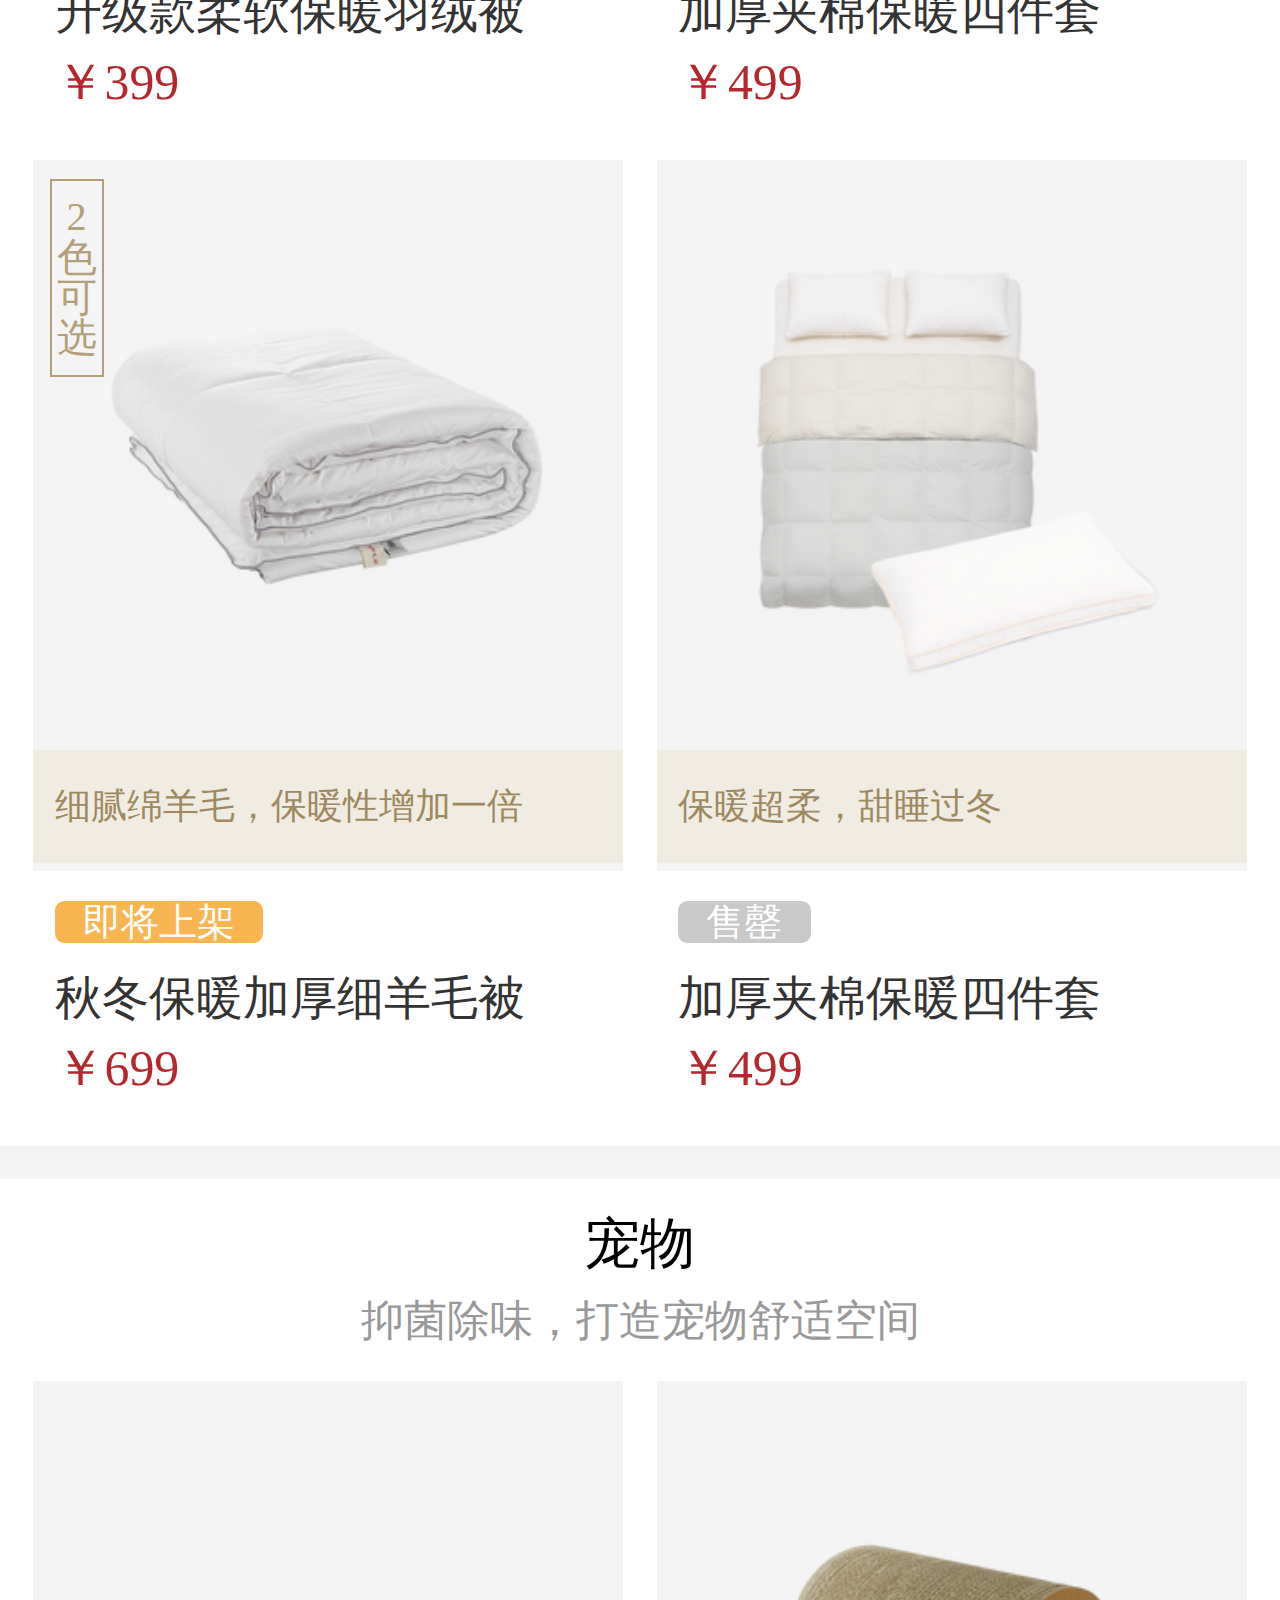
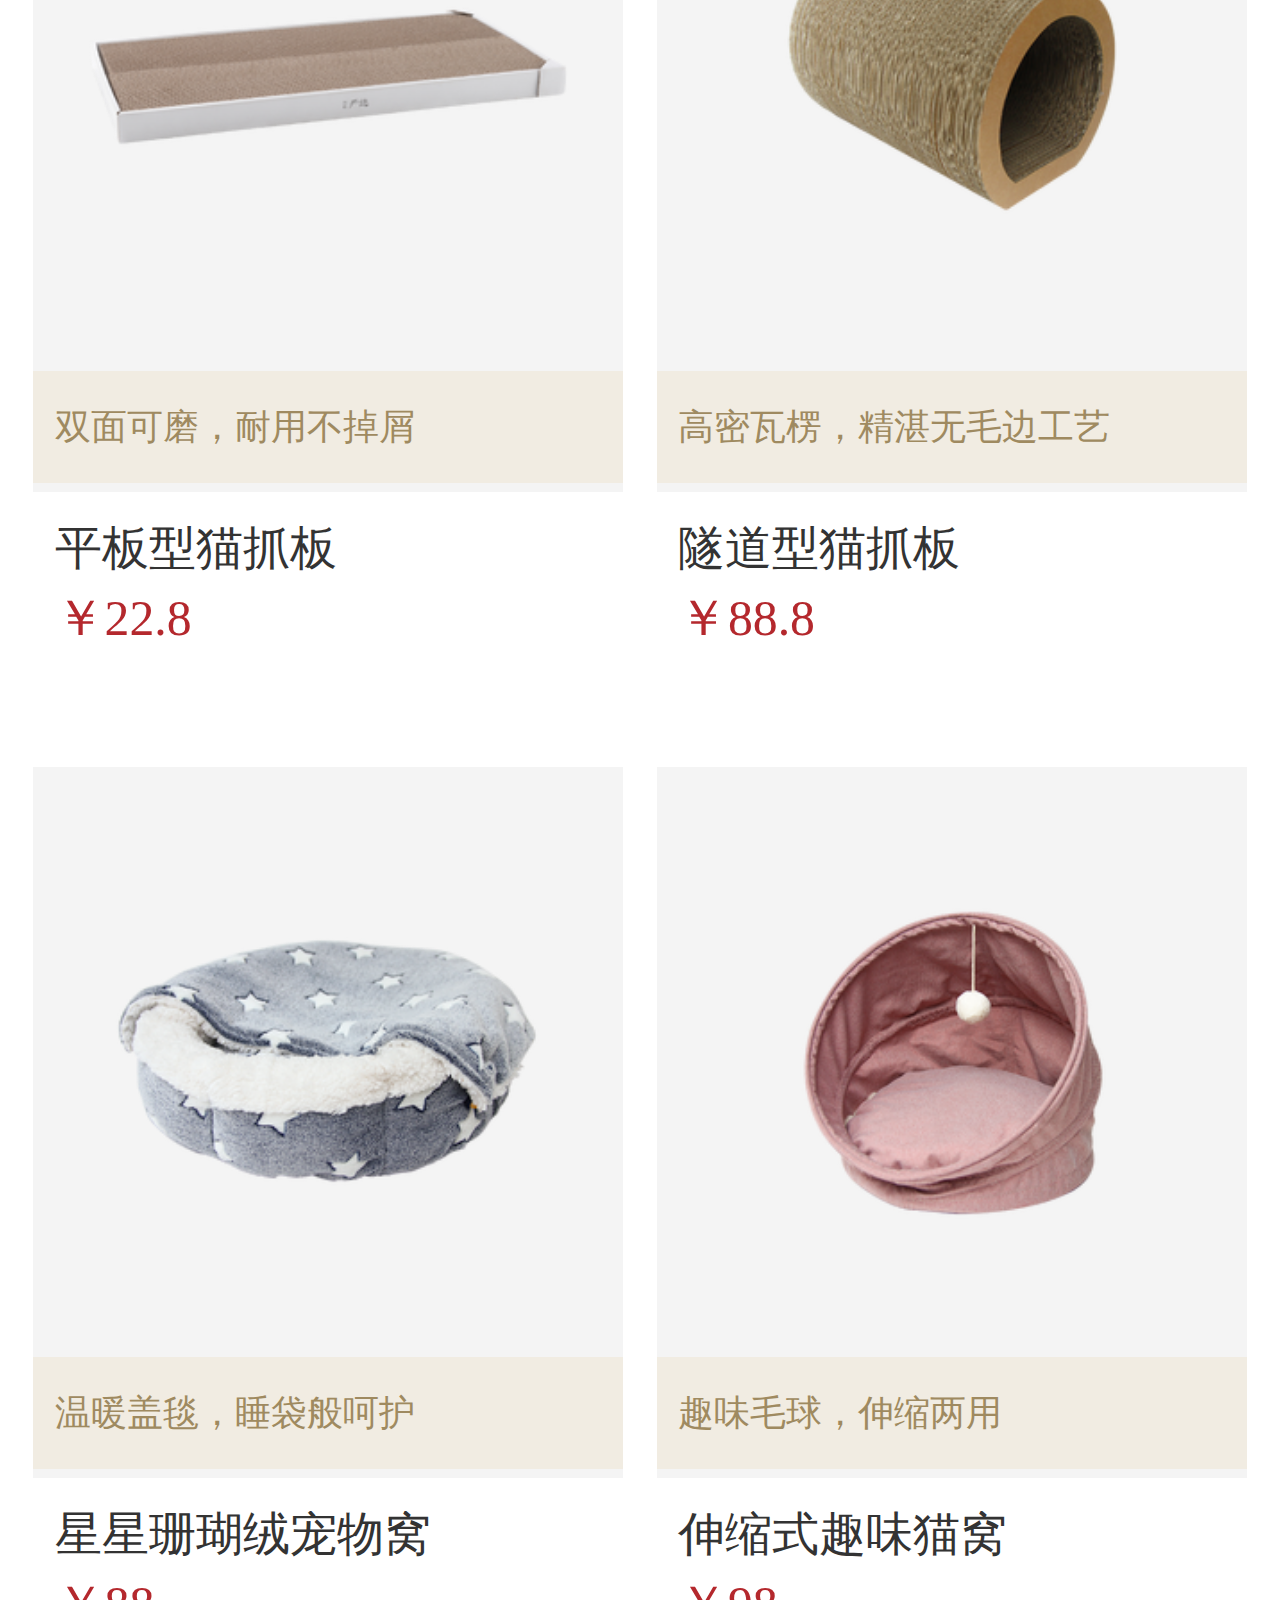
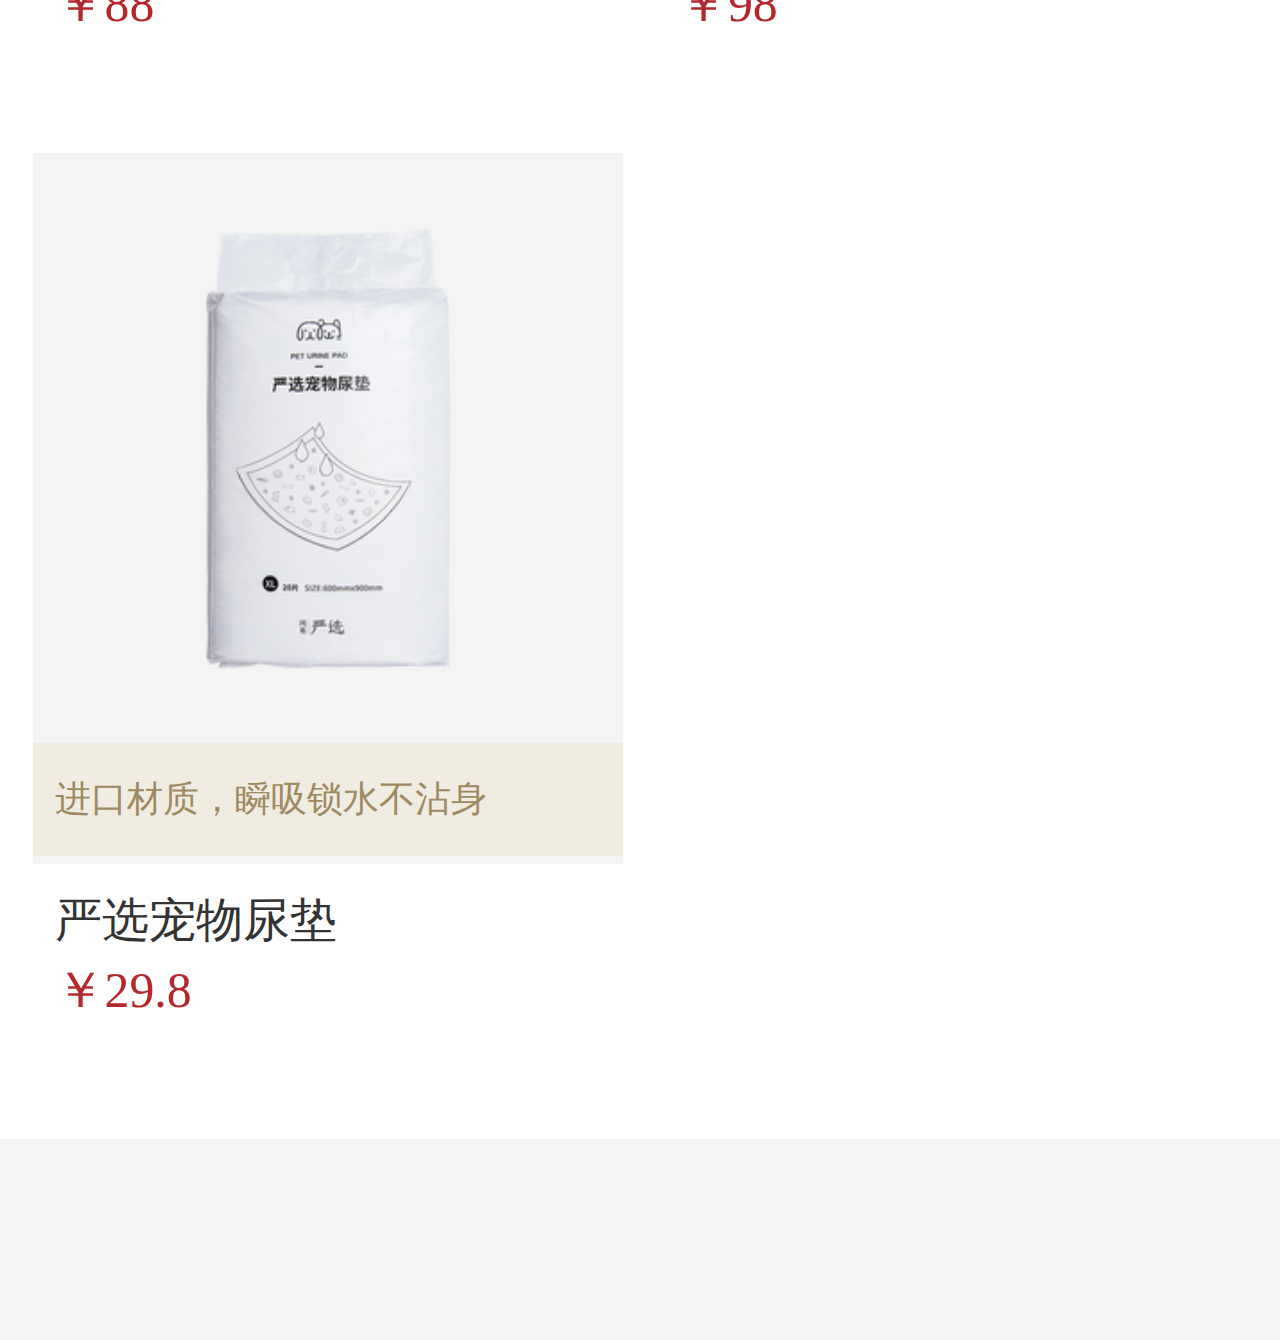
<file: list.html>
<!doctype html>
<html lang="en">
<head>
	<meta charset="UTF-8">
	<title>网易严选 - 以严谨的态度，为中国消费者甄选天下优品</title>
	 <meta id="viewport" name="viewport" content="width=device-width, initial-scale=0.3333333333333333, maximum-scale=0.3333333333333333, minimum-scale=0.3333333333333333, user-scalable=no"> 
	 <link rel="stylesheet" href="assets/plugins/swiper/css/swiper.min.css">
	 <link rel="stylesheet" href="assets/css/reset.css">
	 <link rel="stylesheet" href="assets/css/list.css">
	  <link rel="shortcut icon" href="assets/images/show/favicon.ico">
</head>
<body>

<div class="big-box">
	<div class="tbBox">
<!-- 最顶部 -->
		<div class="topbar">
			<i class="img-small"></i>
			<div class="img"></div>
			<div class="jieshao">
				<p>网易严选</p>
				<p>立即领取APP新人专享1000元礼包</p>
			</div>
			<a href="javascript:;">打开APP</a>
		</div>

	<!-- 顶部搜索 -->
		<div class="fixedBox">
			<div class="search-box">
				<a class="img" href=""></a>
				<div class="search">
					<i class="small-img"></i>
					<input type="text" class="input">
					<span class="content">搜索商品, 共10349款好物</span>
				</div>
			</div>
	<!-- 导航 -->
			<div class="swiper-container nav">
			    <div class="swiper-wrapper nav-small">
			        <div class="swiper-slide active"><span>推荐</span></div>
			        <div class="swiper-slide"><span>居家</span></div>
			        <div class="swiper-slide"><span>餐厨</span></div>
			        <div class="swiper-slide"><span>配件</span></div>
			        <div class="swiper-slide"><span>服装</span></div>
			        <div class="swiper-slide"><span>电器</span></div>
			        <div class="swiper-slide"><span>洗护</span></div>
			        <div class="swiper-slide"><span>杂货</span></div>
			        <div class="swiper-slide"><span>婴童</span></div>
			        <div class="swiper-slide"><span>志趣</span></div>
			    </div>
			</div>
		</div>
	</div>
<!-- 大图 -->
	<div class="bigImg">
		<div class="back"></div>
	</div>

<!-- 床品件套 -->
	<div class="home">
		<div class="header">
			<h3>床品件套</h3>
			<p>MUJI等品牌制造商出品</p>
		</div>
		<div class="good-content clear-fixed">
			<ul class="clear-fixed">
				<li class="item">
					<a href="">
						<div class="top">
							<img src="assets/images/list/bad/1.jpg" alt="">
							<div>纯棉拉舍尔，被窝享冬眠</div>
						</div>
						<div class="buttom">
							<!-- <span class="good">满赠</span> -->
							<span class="add">满赠</span>
						</div>
						<div class="name">冬眠暖绒四件套</div>
						<span class="price">￥499</span>
					</a>
				</li>
				<li class="item item-left">
					<a href="">
						<div class="top">
							<img src="assets/images/list/bad/2.jpg" alt="">
							<div>温暖浅磨毛，入冬必备</div>
						</div>
						<div class="buttom">
							<!-- <span class="good">爆品</span> -->
							<span class="add">加购价</span>
						</div>
						<div class="name">全棉色织磨毛四件套</div>
						<span class="price">￥299</span>
						<div class="speci">
							<div>4</div>	
							<div>色</div>	
							<div>可</div>	
							<div>选</div>	
						</div>
					</a>
				</li>
				<li class="item">
					<a href="">
						<div class="top">
							<img src="assets/images/home/3.jpg" alt="">
							<div>超细柔密磨毛，暖绒亲肤感</div>
						</div>
						<div class="buttom">
							<span class="good">送礼推荐</span>
							<span class="add">加购价</span>
						</div>
						<div class="name">350根全棉贡缎暖绒素色四件套</div>
						<span class="price">￥399</span>
						<div class="speci">
							<div>5</div>	
							<div>色</div>	
							<div>可</div>	
							<div>选</div>	
						</div>
					</a>
				</li>
				<li class="item item-left">
					<a href="">
						<div class="top">
							<img src="assets/images/list/bad/3.jpg" alt="">
							<div>几何撞色，厚实升温</div>
						</div>
						<div class="buttom">
							<span class="good">爆品</span>
							<span class="add">加购价</span>
						</div>
						<div class="name">加厚夹棉保暖四件套</div>
						<span class="price">￥499</span>
					</a>
				</li>
				<li class="item">
					<a href="">
						<div class="top">
							<img src="assets/images/list/bad/4.jpg" alt="">
							<div>夏季凉被，冬季暖套，四季可用</div>
						</div>
						<div class="buttom">
							<!-- <span class="good">送礼推荐</span>
							<span class="add">加购价</span> -->
						</div>
						<div class="name">全棉色织绗缝多用件套</div>
						<span class="price">￥599</span>
						<div class="speci">
							<div>2</div>	
							<div>色</div>	
							<div>可</div>	
							<div>选</div>	
						</div>
					</a>
				</li>
				
			</ul>
		</div>
	</div>

<!-- 被枕 -->
	<div class="home">
		<div class="header">
			<h3>被枕</h3>
			<p>守护你的睡眠时光</p>
		</div>
		<div class="good-content clear-fixed">
			<ul class="clear-fixed">
				<li class="item">
					<a href="">
						<div class="top">
							<img src="assets/images/list/pillow/1.png" alt="">
							<div>日德进口原配件，安全调温</div>
						</div>
						<div class="buttom">
							<!-- <span class="good">满赠</span> -->
							<span class="add">加购价</span>
						</div>
						<div class="name">安全智能控温电热毯</div>
						<span class="price">￥349</span>
					</a>
				</li>
				<li class="item item-left">
					<a href="">
						<div class="top">
							<img src="assets/images/list/pillow/2.png" alt="">
							<div>95%白鹅绒+双宫茧桑蚕丝，保暖保湿二合一</div>
						</div>
						<div class="buttom">
							<!-- <span class="good">爆品</span> -->
							<span class="add">加购价</span>
						</div>
						<div class="name">保暖嫩肤蚕丝羽绒子母被</div>
						<span class="price">￥1999</span>
						<!-- <div class="speci">
							<div>4</div>	
							<div>色</div>	
							<div>可</div>	
							<div>选</div>	
						</div> -->
					</a>
				</li>
				<li class="item">
					<a href="">
						<div class="top">
							<img src="assets/images/list/pillow/3.png" alt="">
							<div>一等精选鸭绒，柔暖蓬松</div>
						</div>
						<div class="buttom">
							<!-- <span class="good">送礼推荐</span> -->
							<span class="add">加购价</span>
						</div>
						<div class="name">升级款柔软保暖羽绒被</div>
						<span class="price">￥399</span>
						<div class="speci">
							<div>5</div>	
							<div>色</div>	
							<div>可</div>	
							<div>选</div>	
						</div>
					</a>
				</li>
				<li class="item item-left">
					<a href="">
						<div class="top">
							<img src="assets/images/list/pillow/4.png" alt="">
							<div>保暖超柔，甜睡过冬</div>
						</div>
						<div class="buttom">
							<span class="good">爆品</span>
							<span class="add">加购价</span>
						</div>
						<div class="name">加厚夹棉保暖四件套</div>
						<span class="price">￥499</span>
					</a>
				</li>
				<li class="item">
					<a href="">
						<div class="top">
							<img src="assets/images/list/pillow/5.png" alt="">
							<div>细腻绵羊毛，保暖性增加一倍</div>
						</div>
						<div class="buttom">
							<!-- <span class="good">送礼推荐</span> -->
							<!-- <span class="add">加购价</span> -->
							<span class="add shang">即将上架</span>
						</div>
						<div class="name">秋冬保暖加厚细羊毛被</div>
						<span class="price">￥699</span>
						<div class="speci">
							<div>2</div>	
							<div>色</div>	
							<div>可</div>	
							<div>选</div>	
						</div>
					</a>
				</li>
				<li class="item item-left">
					<a href="">
						<div class="top">
							<img src="assets/images/list/pillow/4.png" alt="">
							<div>保暖超柔，甜睡过冬</div>
						</div>
						<div class="buttom">
							<!-- <span class="good">爆品</span> -->
							<!-- <span class="add">加购价</span> -->
							<span class="add over">售罄</span>
						</div>
						<div class="name">加厚夹棉保暖四件套</div>
						<span class="price">￥499</span>
					</a>
				</li>		
			</ul>
		</div>
	</div>

<!-- 宠物 -->
	<div class="home pet ">
		<div class="header">
			<h3>宠物</h3>
			<p>抑菌除味，打造宠物舒适空间</p>
		</div>
		<div class="good-content clear-fixed">
			<ul class="clear-fixed">
				<li class="item">
					<a href="">
						<div class="top">
							<img src="assets/images/list/pet/1.png" alt="">
							<div>双面可磨，耐用不掉屑</div>
						</div>
						<div class="buttom">
							<!-- <span class="good">满赠</span> -->
							<!-- <span class="add">加购价</span> -->
						</div>
						<div class="name">平板型猫抓板</div>
						<span class="price">￥22.8</span>
					</a>
				</li>
				<li class="item item-left">
					<a href="">
						<div class="top">
							<img src="assets/images/list/pet/2.png" alt="">
							<div>高密瓦楞，精湛无毛边工艺</div>
						</div>
						<div class="buttom">
							<!-- <span class="good">爆品</span> -->
							<!-- <span class="add">加购价</span> -->
						</div>
						<div class="name">隧道型猫抓板</div>
						<span class="price">￥88.8</span>
						<!-- <div class="speci">
							<div>4</div>	
							<div>色</div>	
							<div>可</div>	
							<div>选</div>	
						</div> -->
					</a>
				</li>
				<li class="item">
					<a href="">
						<div class="top">
							<img src="assets/images/list/pet/3.png" alt="">
							<div>温暖盖毯，睡袋般呵护</div>
						</div>
						<div class="buttom">
							<!-- <span class="good">送礼推荐</span> -->
							<!-- <span class="add">加购价</span> -->
						</div>
						<div class="name">星星珊瑚绒宠物窝</div>
						<span class="price">￥88</span>
						
					</a>
				</li>
				<li class="item item-left">
					<a href="">
						<div class="top">
							<img src="assets/images/list/pet/4.png" alt="">
							<div>趣味毛球，伸缩两用</div>
						</div>
						<div class="buttom">
							<!-- <span class="good">爆品</span>
							<span class="add">加购价</span> -->
						</div>
						<div class="name">伸缩式趣味猫窝</div>
						<span class="price">￥98</span>
					</a>
				</li>
				<li class="item">
					<a href="">
						<div class="top">
							<img src="assets/images/list/pet/5.png" alt="">
							<div>进口材质，瞬吸锁水不沾身</div>
						</div>
						<div class="buttom">
							<!-- <span class="good">送礼推荐</span> -->
							<!-- <span class="add">加购价</span> -->
							<!-- <span class="add shang">即将上架</span> -->
						</div>
						<div class="name">严选宠物尿垫</div>
						<span class="price">￥29.8</span>
						
					</a>
				</li>
					
			</ul>
		</div>
	</div>

<!-- 最底部菜单 -->
	<div class="bottom-bar">
		<a href="">
			<i class="item1"></i>
			<span class="active">首页</span>
		</a>
		<a href="">
			<i class="item2"></i>
			<span>识物</span>
		</a>
		<a href="">
			<i class="item3"></i>
			<span>分类</span>
		</a>
		<a href="">
			<i class="item4"></i>
			<span>购物车</span>
		</a>
		<a href="">
			<i class="item5"></i>
			<span>个人</span>
		</a>

	</div>

<!-- 固定定位 -->
	
	<a class="goTop" href="javascript:;">
		<img src="assets/images/fixed/2.png"  alt="">
	</a>
</div>
	
	 <script src="assets/plugins/swiper/js/swiper.min.js"></script>
	 <script src="assets/js/jquery.min.js"></script>
	 <script src="assets/js/list.js"></script>
</body>
</html>
</file>
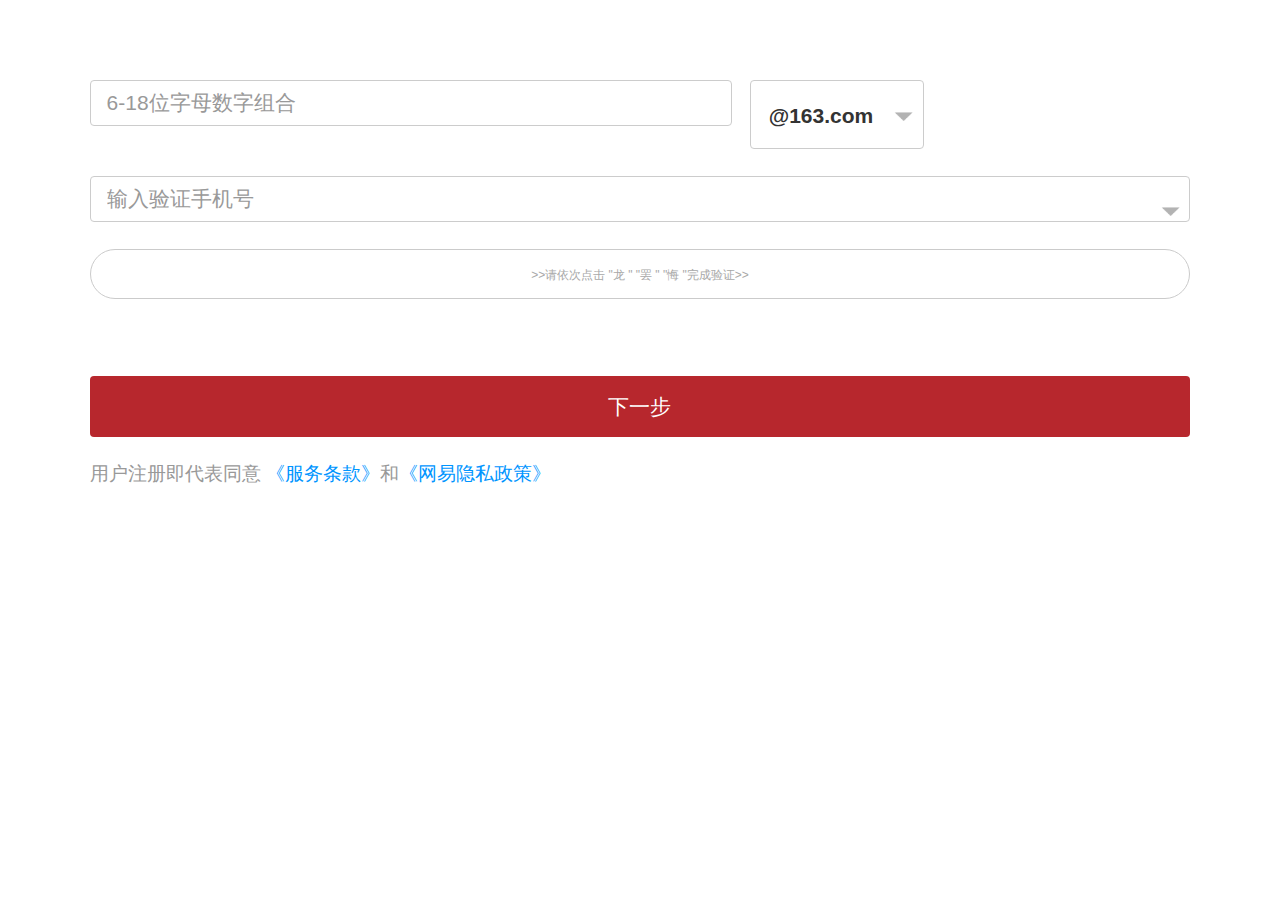
<file: reg.html>
<!doctype html>
<html lang="en">

<head>
    <meta charset="UTF-8">
    <title>网易邮箱注册</title>
    <link rel="stylesheet" href="assets/plugins/swiper/css/swiper.min.css">
    <meta name="viewport" content="width=device-width, initial-scale=1, maximum-scale=1, user-scalable=no">
    <link rel="stylesheet" href="assets/css/reset.css">
    <link rel="stylesheet" href="assets/css/reg.css">
    <link rel="shortcut icon" href="assets/images/favicon.ico">
    <link rel="stylesheet" href="assets/plugins/dist/css/bootstrap.min.css">
    <script src="assets/js/flexbile.js"></script>
</head>
<div class="reg">
    <div class="regbox">
	    <form action="">
	        <div class="row">
		        <div class="clear-fixed">
		            <div class="col-xs-7">
		                <input class="form-control input-lg" type="text" placeholder="6-18位字母数字组合">
		            </div>
		            <div class="col-xs-4 code">
		                @163.com
		                <i class="icon"></i>
		            </div>
		            <div class="suffix">
			            <div class="suffbox">
			            	<div>@163.com</div>
			            	<div>@126.com</div>
			            	<div>@yeah.net.com</div>
			            </div>
		            </div>
		        </div>
	            <div class="col-xs-12">
	                <input class="form-control input-lg" type="text" placeholder="输入验证手机号">
	                <div class="country">
	                	<em class="flags"></em>
	                	<i class="icon"></i>
	                </div>
	            </div>
	            <div class="col-xs-12 verify">
	                <div class="text">
	                	>>请依次点击 "龙 " "罢 " "悔 "完成验证>>
	                </div>
	            </div>
	        </div>
	    </form>

	    <div class="nextbtn">
	    	<div class="next">下一步</div>
	    </div>
	    <div class="tips">
	    	用户注册即代表同意
	    	<a href="">《服务条款》</a>和<a href="">《网易隐私政策》</a>
	    </div>
    </div>
</div>

<body>
	<script src="assets/plugins/zepto/dist/zepto.min.js"></script>
	<script src="assets/plugins/zepto/zepto-touch.js"></script>
    <script src="assets/plugins/swiper/js/swiper.min.js"></script>
    <script src="assets/js/reg.js"></script>
</body>

</html>
</file>
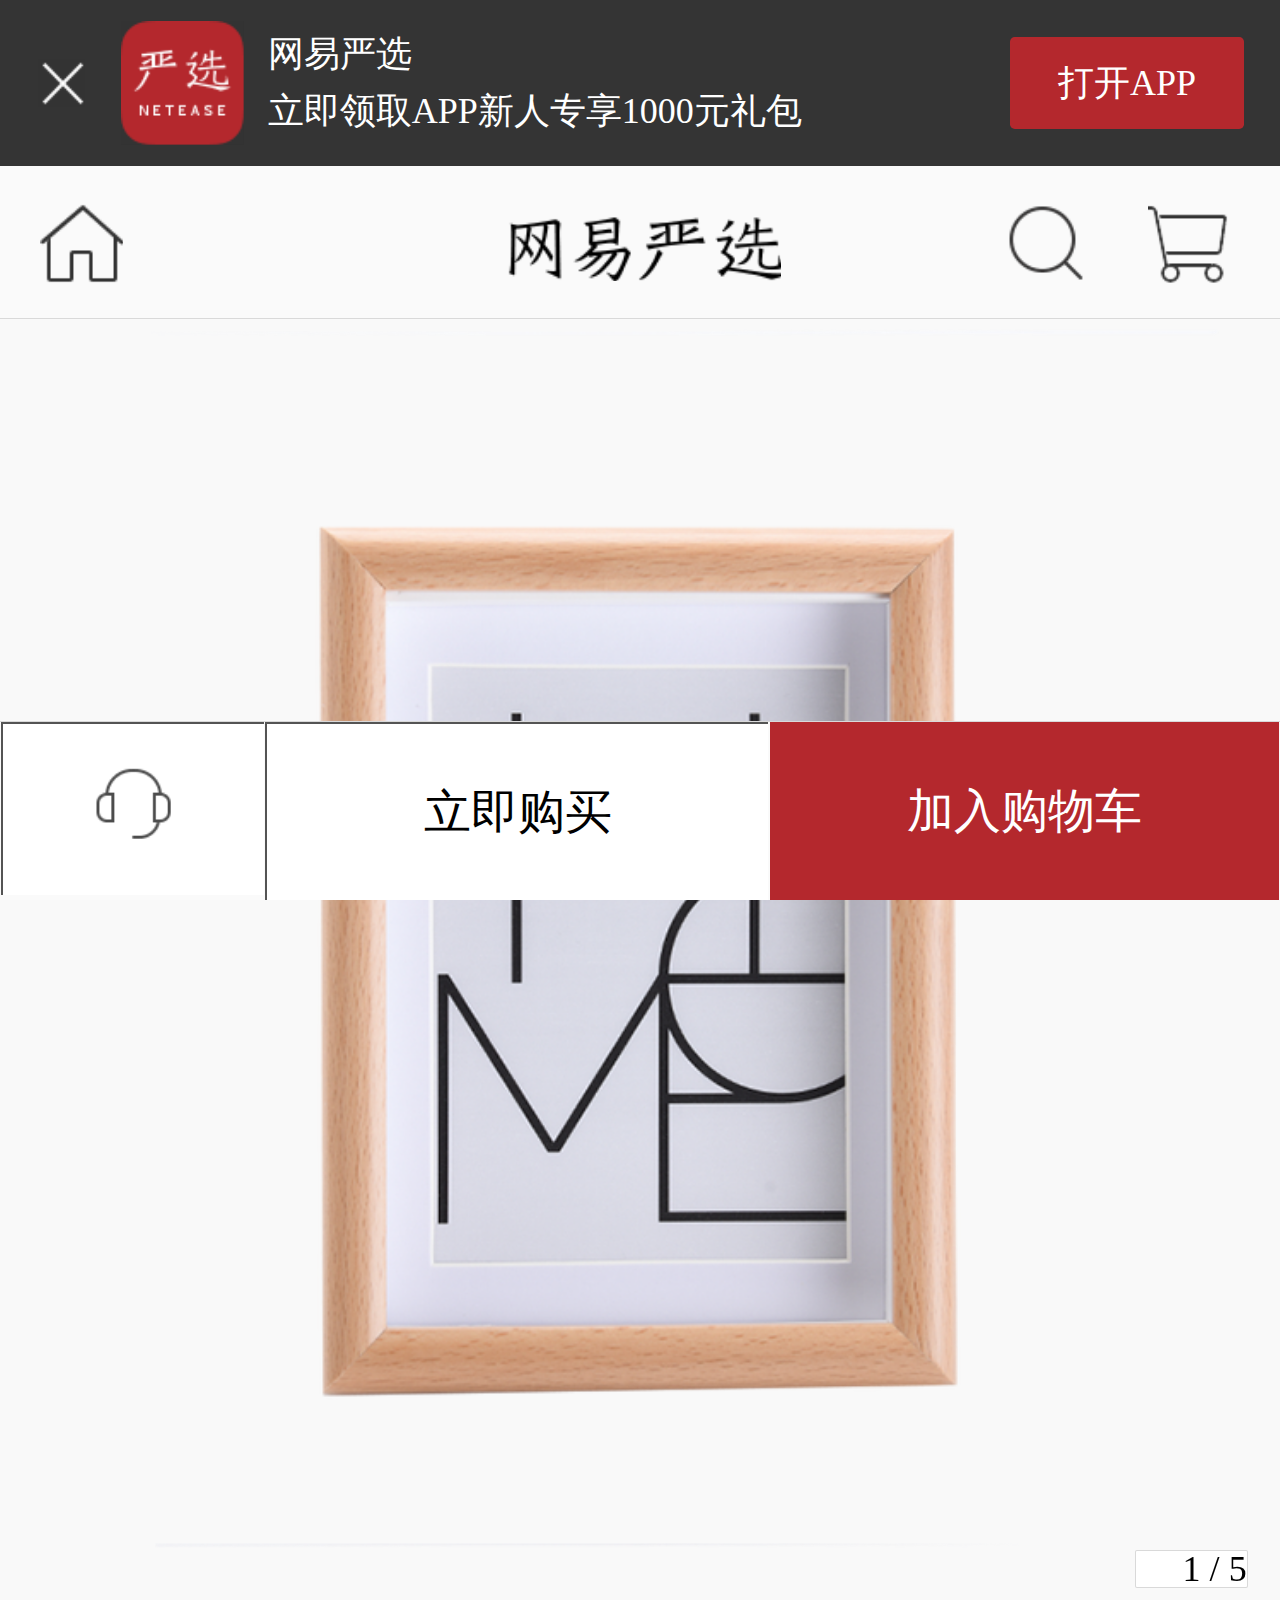
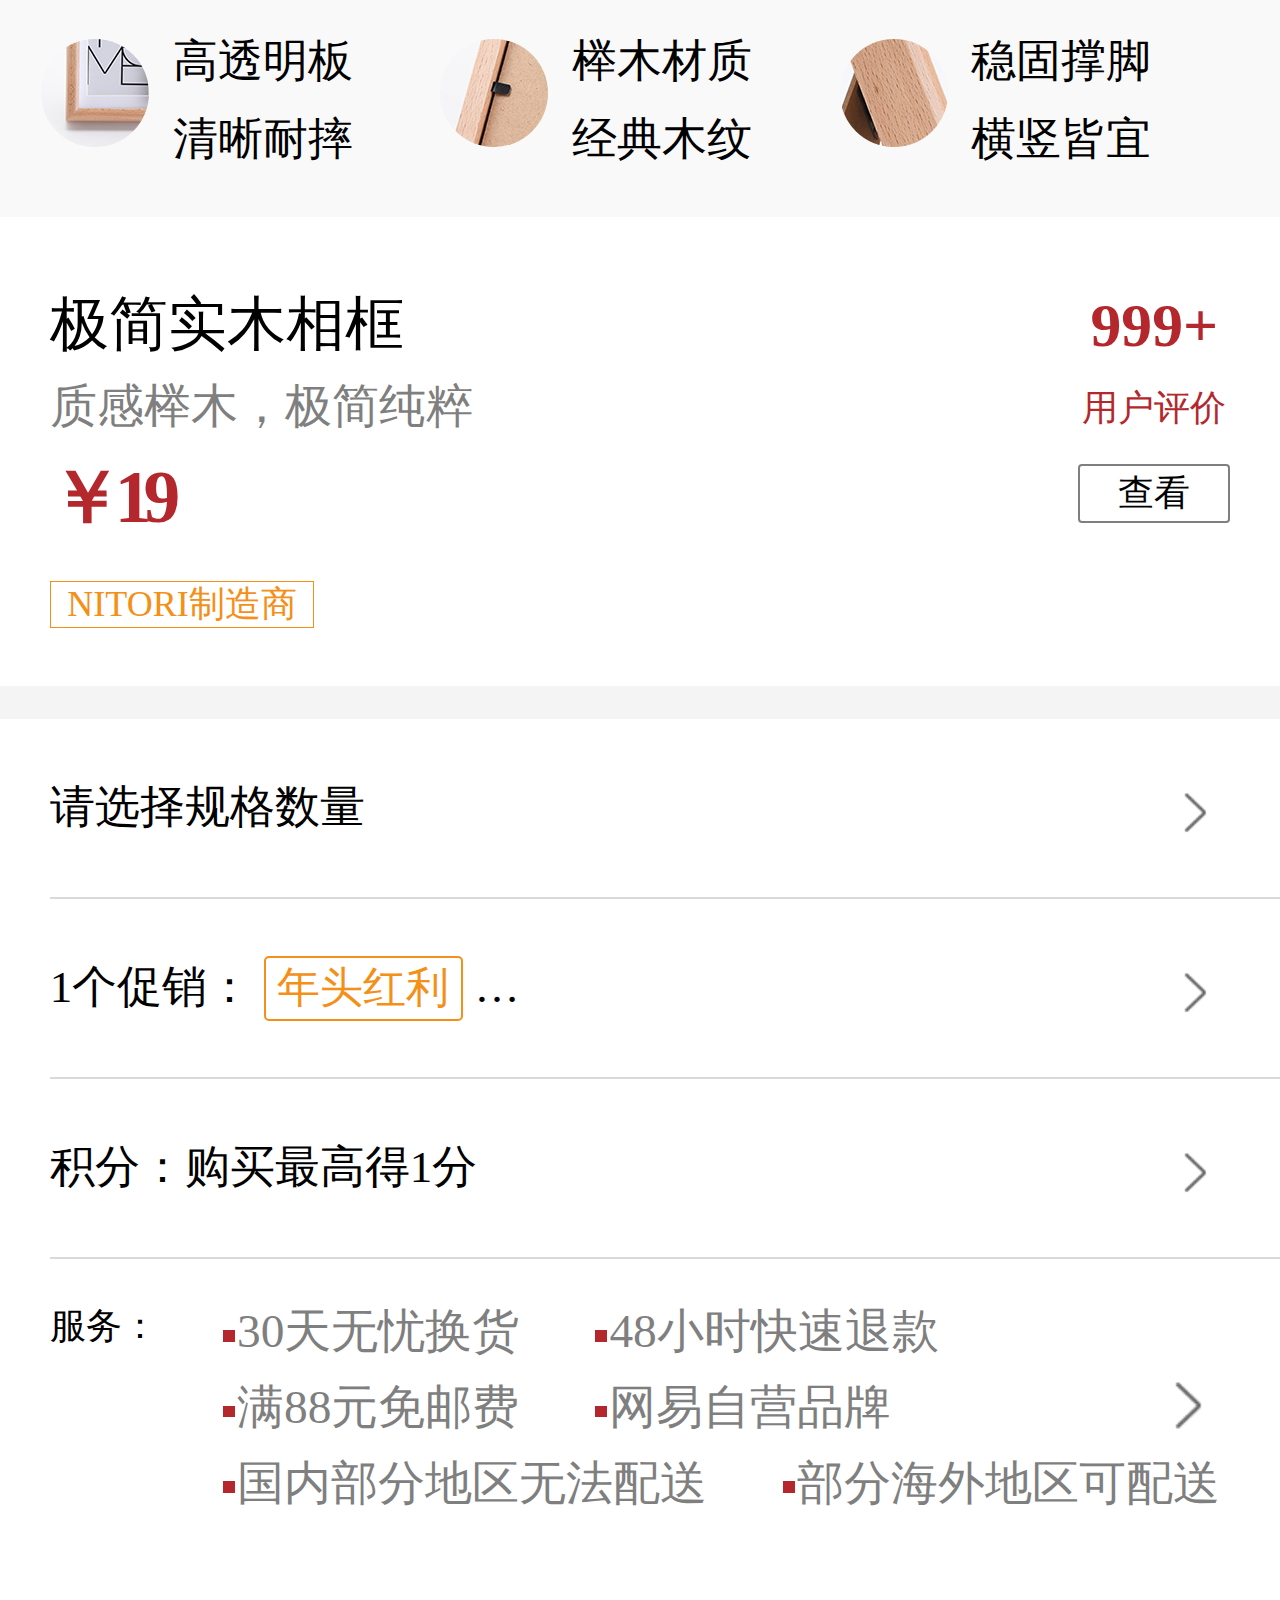
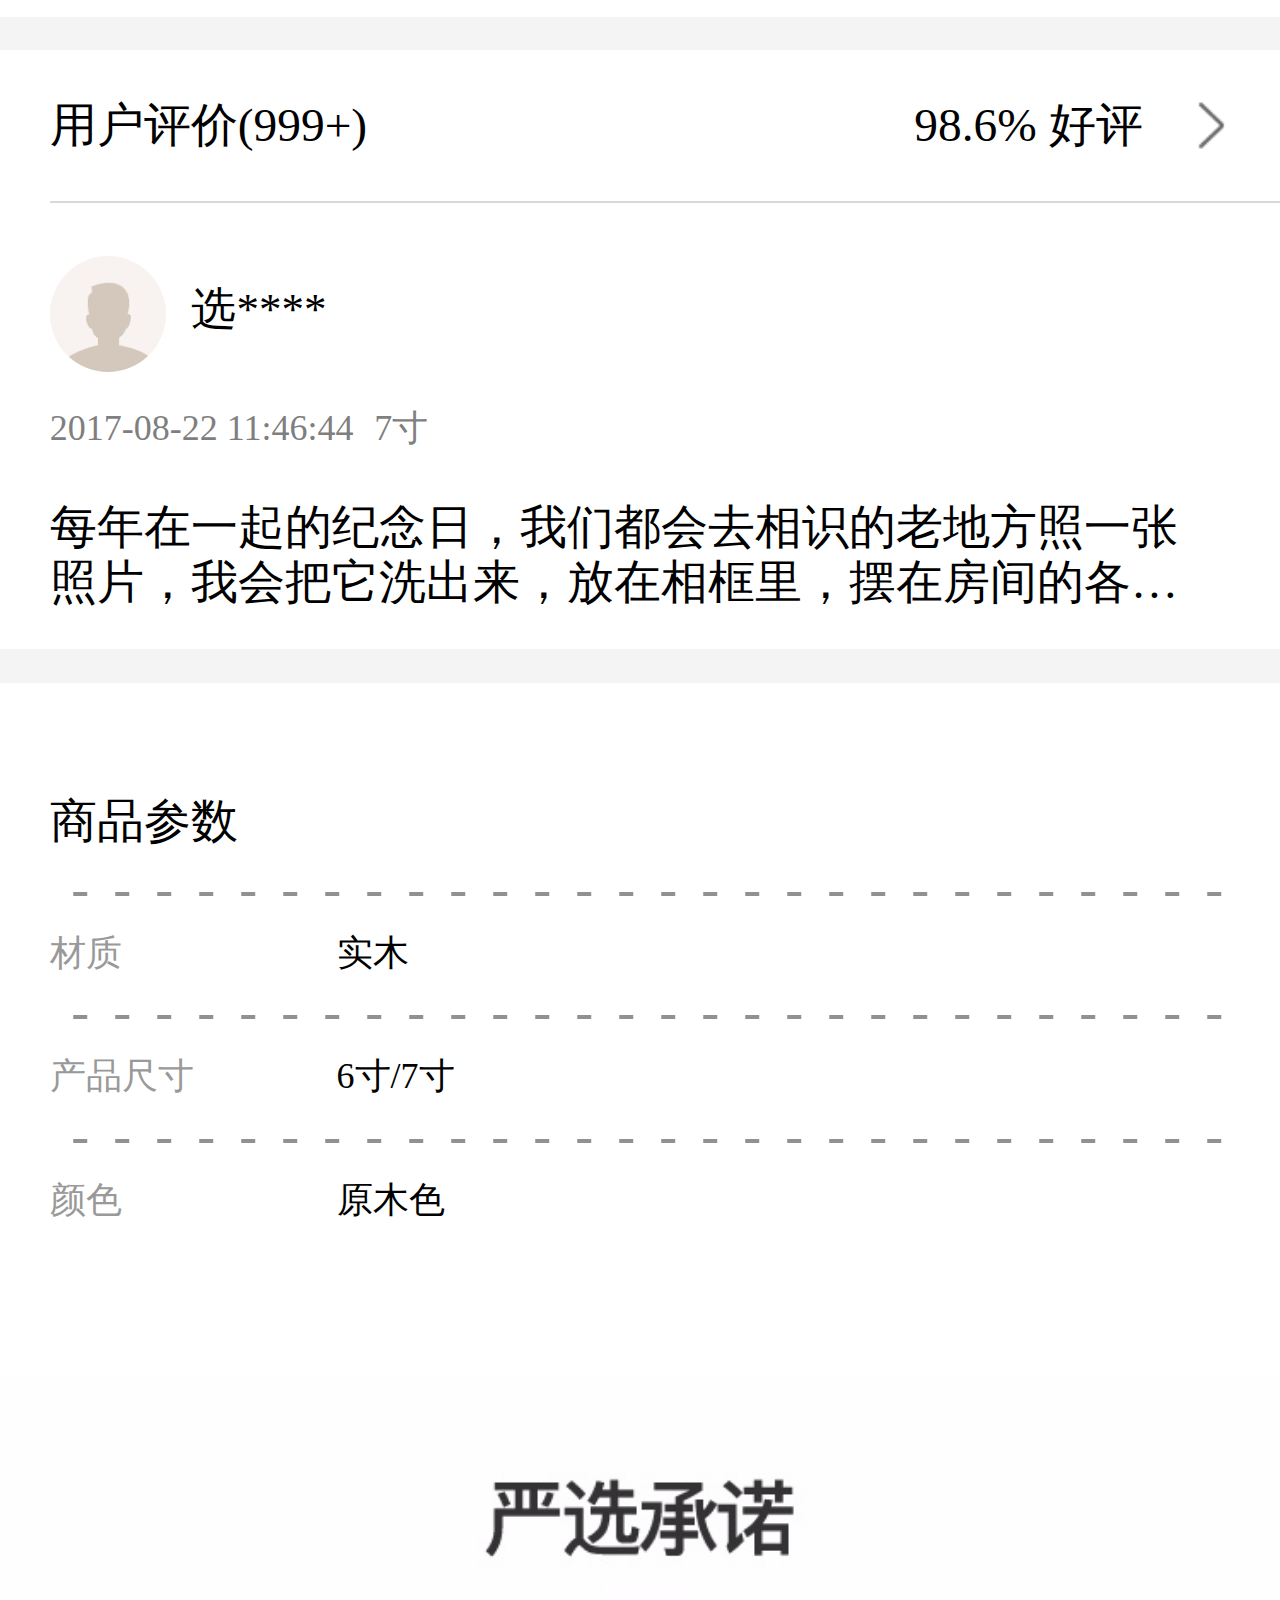
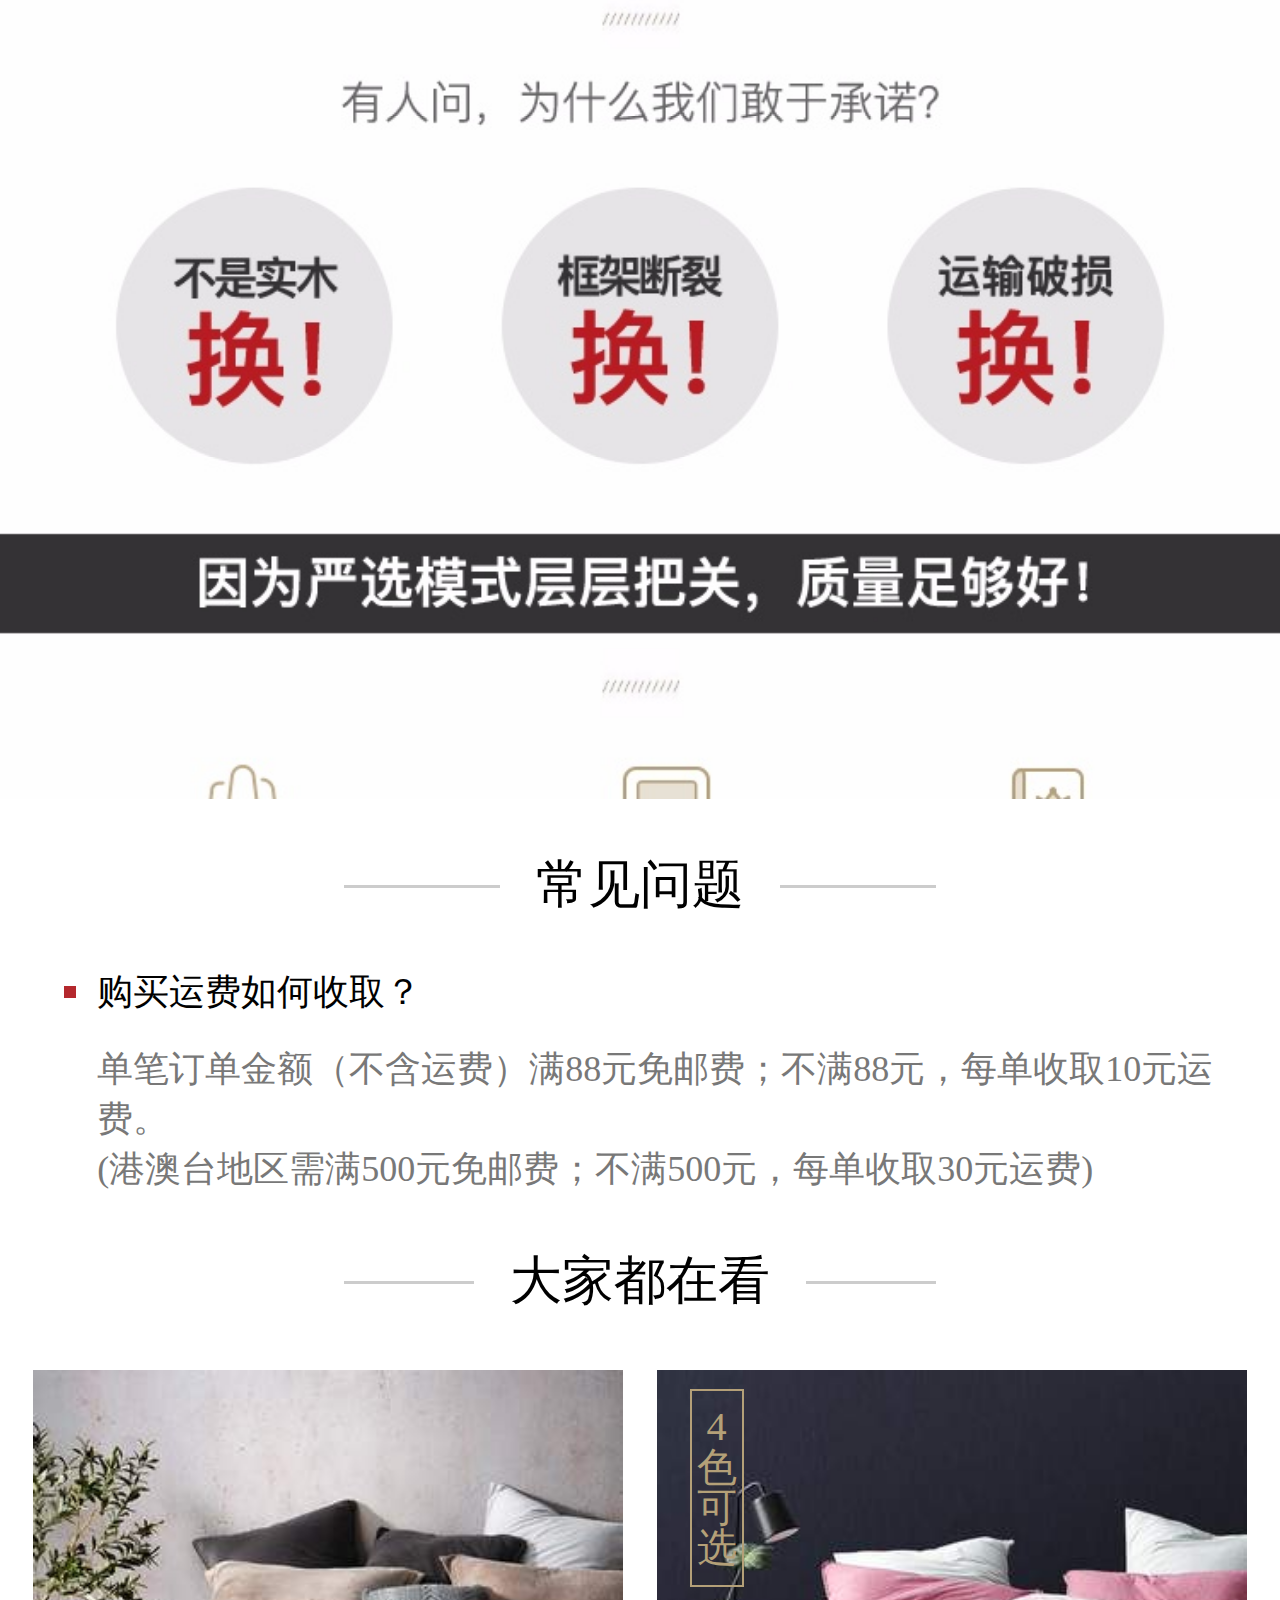
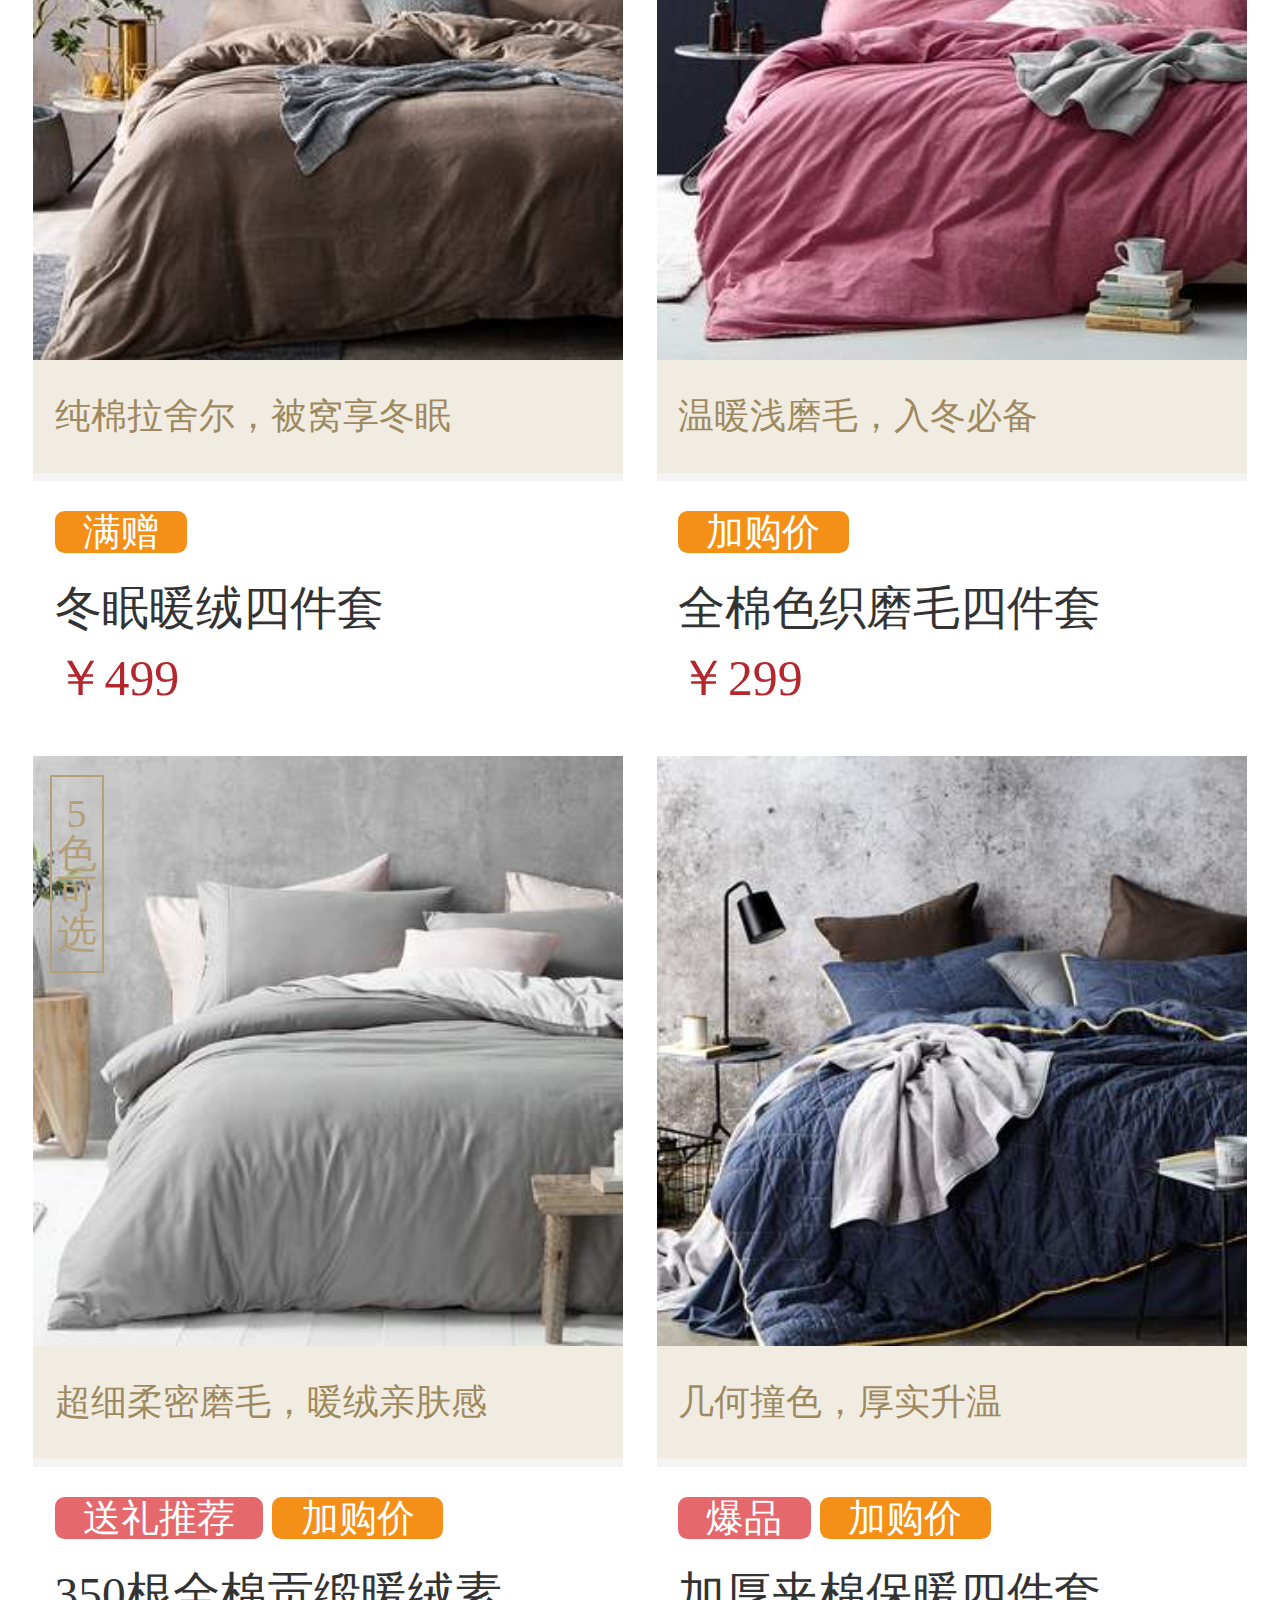
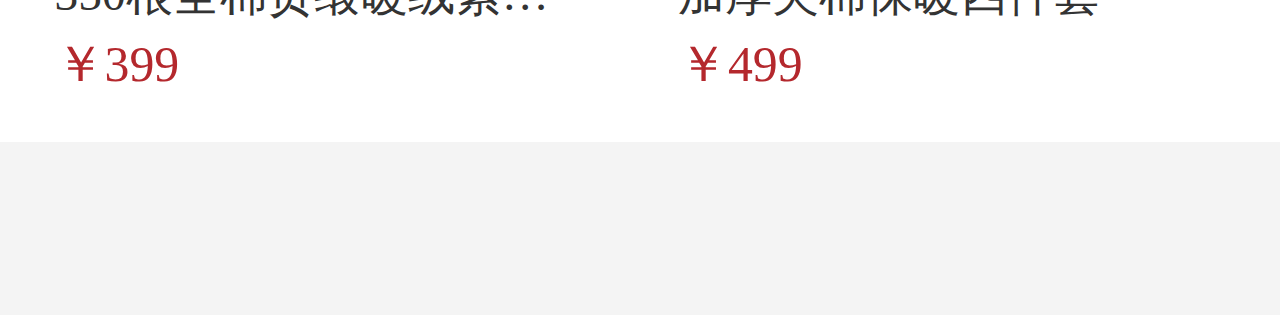
<file: show.html>
<!doctype html>
<html lang="en">
<head>
	<meta charset="UTF-8">
	<title>极简实木相框 - 网易严选</title>
	 <meta id="viewport" name="viewport" content="width=device-width, initial-scale=0.3333333333333333, maximum-scale=0.3333333333333333, minimum-scale=0.3333333333333333, user-scalable=no"> 
	 <link rel="stylesheet" href="assets/plugins/swiper/css/swiper.min.css">
	 <link rel="stylesheet" href="assets/css/reset.css">
	 <link rel="stylesheet" href="assets/css/show.css">
	 <link rel="shortcut icon" href="assets/images/show/favicon.ico">
</head>
<body>

<div class="big-box">
	<div class="tbBox">
<!-- 最顶部 -->
		<div class="topbar">
			<i class="img-small"></i>
			<div class="img"></div>
			<div class="jieshao">
				<p>网易严选</p>
				<p>立即领取APP新人专享1000元礼包</p>
			</div>
			<a href="javascript:;">打开APP</a>
		</div>

	<!-- 顶部搜索 -->
		<div class="fixedBox">
			<div class="search-box">
				<a class="zhuye"href=""></a>
				<a class="logo"href=""></a>
				<a class="search"href=""></a>
				<a class="cart"href=""></a>
			</div>	
		</div>
	</div>

<!-- 轮播图 -->
	<div class="swiper-container carousel">
		<ul class="swiper-wrapper">
			<li class="swiper-slide"><img src="assets/images/show/1.png"  alt=""></li>
			<li class="swiper-slide"><img src="assets/images/show/2.jpg"alt=""></li>
			<li class="swiper-slide"><img src="assets/images/show/3.jpg"alt=""></li>
			<li class="swiper-slide"><img src="assets/images/show/4.jpg"alt=""></li>
			<li class="swiper-slide"><img src="assets/images/show/5.jpg"alt=""></li>
		</ul>
		  <div class="swiper-pagination fenye"></div>
	</div>
<!-- 轮播下的介绍 -->
	<div class="pro">
		<div class="item">
			<div class="left">
				<img src="assets/images/show/small/1.jpg" alt="">
			</div>
			<div class="right">
				<div class="t">高透明板</div>
				<div>清晰耐摔</div>
			</div>
		</div>
		<div class="item">
			<div class="left">
				<img src="assets/images/show/small/2.jpg" alt="">
			</div>
			<div class="right">
				<div class="t">榉木材质</div>
				<div>经典木纹</div>
			</div>
		</div>
		<div class="item">
			<div class="left">
				<img src="assets/images/show/small/3.jpg" alt="">
			</div>
			<div class="right">
				<div class="t">稳固撑脚</div>
				<div>横竖皆宜</div>
			</div>
		</div>
	</div>

<!-- 标题介绍 -->
	<div class="title-box">
		<div class="left">
			<h4>极简实木相框</h4>
			<div class="desc">质感榉木，极简纯粹</div>
			<div class="price">￥19</div>
			<a href="">
				<span>NITORI制造商</span>
			</a>
		</div>
		<div class="right">
			<div class="num">999+</div>
			<div class="desc">用户评价</div>
			<div class="look">查看</div>
		</div>
	</div>

<!-- 规格数量 -->
	<div class="spec">
		<div class="box clear-fixed">
			<div class="left">请选择规格数量</div>
			<div class="right">
				<img src="assets/images/show/right-hui.png" alt="">
			</div>
		</div>
	</div>
	<div class="spec cuxiao">
		<div class="box clear-fixed">
			<div class="left">
				<span>1个促销：</span>
				<span class="b red">年头红利</span>
				<span class="b">全场买赠新年礼物，清扫好物买3免1/买5免2</span>
				
			</div>
			<div class="right">
				<img src="assets/images/show/right-hui.png" alt="">
			</div>
		</div>
	</div>
	<div class="spec">
		<div class="box clear-fixed">
			<div class="left">积分：购买最高得1分</div>
			<div class="right">
				<img src="assets/images/show/right-hui.png" alt="">
			</div>
		</div>
	</div>
	<div class="integral">
		<div class="box clear-fixed">
			<div class="left">
				<div class="le">
					<span>服务：</span>
					<div class="box clear-fixed">
						<div class="ri">
							<div class="item">30天无忧换货</div>
						</div>
						<div class="ri">
							<div class="item">48小时快速退款</div>
						</div>
						<div class="ri">
							<div class="item">满88元免邮费</div>
						</div>
						<div class="ri">
							<div class="item">网易自营品牌</div>
						</div>
						<div class="ri">
							<div class="item">国内部分地区无法配送</div>
						</div>
						<div class="ri">
							<div class="item">部分海外地区可配送</div>
						</div>
					</div>
				</div>
			</div>
			<div class="right">
				<img src="assets/images/show/right-hui.png" alt="">
			</div>
		</div>
	</div>

	<div class="pj">
		<div class="header">
			<span>用户评价(999+)</span>
			<img src="assets/images/show/right-hui.png" alt="">
			<span class="good">98.6% 好评</span>
		</div>	

		<div class="content">
			<header class="head">
				<img src="assets/images/show/head.png" alt="">
				<span>选****</span>
				<i class="img"></i>
			</header>
			<div class="time">
				<span class="data">2017-08-22 11:46:44</span>
				<span class="size">7寸</span>
			</div>
			<div class="inner">
				<div>
					每年在一起的纪念日，我们都会去相识的老地方照一张照片，我会把它洗出来，放在相框里，摆在房间的各个角落。那天我在擦拭相框，他在背后一把抱住我说，“我打算给这些相框换个大一点的窝。”
				</div>
			</div>
		</div>
	</div>
	<div class="param">
		<div class="head">商品参数</div>
		<div class="item">
			<div class="left">材质</div>
			<div class="right">实木</div>
		</div>
		<div class="item">
			<div class="left">产品尺寸</div>
			<div class="right">6寸/7寸</div>
		</div>
		<div class="item">
			<div class="left">颜色</div>
			<div class="right">原木色</div>
		</div>
	</div>

	<div class="pj-img">
		<img src="assets/images/show/img/1.jpg" alt="">
		<img src="assets/images/show/img/2.jpg" alt="">
		<img src="assets/images/show/img/3.jpg" alt="">
	</div>

	<div class="common">
		<div class="t">
			<span>常见问题</span>
			<div></div>
		</div>
		<div class="list">
			<div class="item">
				<p class="top">
					<i></i>
					<span>购买运费如何收取？</span>
				</p>
				<p class="b">单笔订单金额（不含运费）满88元免邮费；不满88元，每单收取10元运费。<br>
				(港澳台地区需满500元免邮费；不满500元，每单收取30元运费)</p>
			</div>
		</div>
		

	</div>

<!-- 大家都在看 -->
	<div class="common look">
		<div class="t">
			<span>大家都在看</span>
			<div></div>
		</div>
	</div>
	<div class="home">
		<div class="good-content clear-fixed">
			<ul class="clear-fixed">
				<li class="item">
					<a href="">
						<div class="top">
							<img src="assets/images/list/bad/1.jpg" alt="">
							<div>纯棉拉舍尔，被窝享冬眠</div>
						</div>
						<div class="buttom">
							<!-- <span class="good">满赠</span> -->
							<span class="add">满赠</span>
						</div>
						<div class="name">冬眠暖绒四件套</div>
						<span class="price">￥499</span>
					</a>
				</li>
				<li class="item item-left">
					<a href="">
						<div class="top">
							<img src="assets/images/list/bad/2.jpg" alt="">
							<div>温暖浅磨毛，入冬必备</div>
						</div>
						<div class="buttom">
							<!-- <span class="good">爆品</span> -->
							<span class="add">加购价</span>
						</div>
						<div class="name">全棉色织磨毛四件套</div>
						<span class="price">￥299</span>
						<div class="speci">
							<div>4</div>	
							<div>色</div>	
							<div>可</div>	
							<div>选</div>	
						</div>
					</a>
				</li>
				<li class="item">
					<a href="">
						<div class="top">
							<img src="assets/images/home/3.jpg" alt="">
							<div>超细柔密磨毛，暖绒亲肤感</div>
						</div>
						<div class="buttom">
							<span class="good">送礼推荐</span>
							<span class="add">加购价</span>
						</div>
						<div class="name">350根全棉贡缎暖绒素色四件套</div>
						<span class="price">￥399</span>
						<div class="speci">
							<div>5</div>	
							<div>色</div>	
							<div>可</div>	
							<div>选</div>	
						</div>
					</a>
				</li>
				<li class="item item-left">
					<a href="">
						<div class="top">
							<img src="assets/images/list/bad/3.jpg" alt="">
							<div>几何撞色，厚实升温</div>
						</div>
						<div class="buttom">
							<span class="good">爆品</span>
							<span class="add">加购价</span>
						</div>
						<div class="name">加厚夹棉保暖四件套</div>
						<span class="price">￥499</span>
					</a>
				</li>
			</ul>
		</div>
	</div>

<!-- 最底部菜单 -->
	<div class="bottom-bar">
		<button class="kefu">
			<i></i>
		</button>
		<button class="buy">立即购买</button>
		<button class="cart">加入购物车</button>
	</div>

<!-- 固定定位 -->
	
	<a class="goTop" href="javascript:;">
		<img src="assets/images/fixed/2.png"  alt="">
	</a>
</div>
	
	 <script src="assets/plugins/swiper/js/swiper.min.js"></script>
	 <script src="assets/js/jquery.min.js"></script>
	 <script src="assets/js/show.js"></script>
</body>
</html>
</file>
<file: assets/css/index.css>
@charset "UTF-8";
.clear-fixed::after {
  display: block;
  content: "";
  clear: both;
}

body {
  background: #f4f4f4;
  overflow-x: hidden;
}

/*顶部网易严选APP start*/
.header .hd {
  height: 116px;
}

.topbar {
  position: fixed;
  top: 0;
  left: 0;
  z-index: 100;
}

.open {
  padding: 0.14815rem 0.27778rem;
  background-color: #333;
  color: #fff;
}

.open .close {
  float: left;
  display: inline-block;
  margin-top: 0.18519rem;
  margin-right: 0.18519rem;
  width: 0.55556rem;
  height: 0.55556rem;
  background: url(../images/logo.png) no-repeat -0.05556rem -2.59259rem;
  background-size: 2.27778rem;
  vertical-align: middle;
}

.open .cnt {
  float: left;
  display: inline-block;
}

.open .cnt .logo {
  float: left;
  display: inline-block;
  margin-right: 0.14815rem;
  width: 1rem;
  height: 1rem;
  background: url("../images/logo.png") no-repeat 0.01852rem -3.2963rem;
  background-size: 2.27778rem;
  vertical-align: middle;
}

.open .cnt .text {
  float: left;
  padding-top: 0.09259rem;
}

.open .cnt .text1 {
  margin-bottom: 0.09259rem;
}

.open a.open-app {
  float: right;
  width: 1.7963rem;
  height: 0.7037rem;
  line-height: 0.7037rem;
  text-align: center;
  color: #fff;
  border: 1px solid #b4282d;
  background-color: #b4282d;
  border-radius: 2px;
  margin-top: 0.12963rem;
}

/*顶部网易严选APP end*/
/*搜索 start*/
.search-box .line {
  display: flex;
  align-items: center;
  padding: 0.24074rem 0.40741rem;
  background-color: #fff;
}

.line .logo {
  display: inline-block;
  margin-right: 0.22222rem;
  width: 1.90741rem;
  height: 0.5rem;
  background: url(../images/logo.png) no-repeat -0.05556rem -1.57407rem;
  background-size: 2.01852rem;
}

.line .search {
  display: flex;
  align-items: center;
  justify-content: center;
  width: 7.12963rem;
  height: 0.75926rem;
  background-color: #ededed;
  border-radius: 4px;
}

.line .search .icon {
  display: inline-block;
  margin-right: 0.14815rem;
  width: 0.46296rem;
  height: 0.46296rem;
  background: url(../images/logo.png) no-repeat -0.09259rem -3.11111rem;
  background-size: 1.57407rem;
}

.line .search span {
  color: #666;
  font-size: 0.37037rem;
}

/*搜索 end*/
/*导航 start*/
.tabs {
  height: 0.72222rem;
  line-height: 0.72222rem;
  border-bottom: 0.00926rem solid #d9d9d9;
  background: #fff;
}

.tabs span {
  font-size: 0.37037rem;
  color: #333;
  margin-left: 0.55556rem;
  padding: 0.14815rem;
}

.tabs .active {
  position: relative;
}

.tabs .active span {
  color: #b4282d;
}

.tabs .active span::after {
  content: ' ';
  position: absolute;
  left: 0.42593rem;
  bottom: 0;
  width: 1.16667rem;
  height: .05333rem;
  background-color: #b4282d;
}

/*导航 end*/
/*轮播图*/
.floor {
  margin-bottom: 0.25926rem;
  background: #fff;
}

.carousel {
  position: relative;
  width: 100%;
  height: 5.37037rem;
}

.carousel div {
  /*position: absolute;*/
  width: 100%;
  height: 100%;
}

.carousel div img {
  width: 100%;
  height: 100%;
}

.carousel > .swiper-pagination-bullets {
  bottom: -170px !important;
}

.carousel .swiper-pagination-bullet {
  width: 0.55556rem;
  height: 0.05556rem;
  border-radius: 0;
  background: rgba(255, 255, 255, 0.7);
}

.slide .introduce {
  background-color: #fff;
}

.slide .introduce .menu {
  display: flex;
  align-items: center;
  padding: 0 0.37037rem;
  height: 0.98148rem;
}

.slide .introduce .menu .list {
  flex: 1;
}

.slide .introduce .menu .list a i {
  display: inline-block;
  width: 0.41667rem;
  height: 0.41667rem;
  background: url(../images/small-nav/1.png) no-repeat;
  background-size: 16px;
  vertical-align: -2px;
}

/*品牌制造商*/
.floor .hd {
  display: flex;
  justify-content: center;
  align-items: center;
  font-size: 0.42593rem;
  height: 1.5rem;
  background-color: #fff;
}

.floor .hd a i {
  display: inline-block;
  width: 0.46296rem;
  height: 0.46296rem;
  background: url(../images/right.png) no-repeat;
  background-size: 16px;
  vertical-align: middle;
}

.brand .content .list {
  margin: 0 0.24074rem;
}

.brand .item {
  display: inline-block;
  position: relative;
  width: 4.7037rem;
  height: 3.05556rem;
  background-color: #f4f4f4;
  margin-bottom: 0.09259rem;
  /*margin-right: torem(10px);*/
}

.brand .item .text {
  position: absolute;
  top: 0;
  padding-top: 0.25926rem;
  padding-left: 0.25926rem;
  font-size: 0.37037rem;
}

.brand .item .text h4.title {
  margin-bottom: 0.14815rem;
}

.brand .item a img {
  width: 100%;
  height: 100%;
}

.brand .item .text .new {
  display: block;
  width: 0.87037rem;
  height: 0.42593rem;
  background: url(../images/news/new.png) no-repeat;
  background-size: cover;
  margin-top: 0.24074rem;
}

/*新品首发*/
.new .hd {
  height: 3.46296rem;
  background: url(../images/news/1-1.png);
  background-size: 10rem 3.5rem;
  margin-bottom: 0.42593rem;
}

.new .hd .text {
  display: block;
  text-align: center;
}

.new .hd .text .day {
  display: block;
  margin-bottom: 0.24074rem;
  font-size: 0.5rem;
  color: #8BA0B6;
}

.new .hd .text .all {
  display: block;
  margin: 0 auto;
  width: 3.22222rem;
  height: 0.75926rem;
  line-height: 0.75926rem;
  text-align: center;
  background: #D8E5F1;
}

.new .hd .text .all span {
  color: #8BA0B6;
  font-size: 0.37037rem;
}

.new .hd .text .all .icon {
  background: url(../images/right-small.png) no-repeat;
  background-position: 5px 2px;
  background-size: 6px;
  vertical-align: -4px;
}

.new .content {
  overflow: hidden;
}

.new .content ul {
  width: 2160px;
}

.new .content li {
  position: relative;
  float: left;
  width: 3.74074rem !important;
  background: #fff;
  margin-left: 0.37037rem;
}

.new .content .img {
  width: 3.74074rem;
  height: 3.74074rem;
  background: #f4f4f4;
}

.new .content img {
  width: 100%;
  height: 100%;
}

.new .content .title {
  white-space: nowrap;
  overflow: hidden;
  text-overflow: ellipsis;
  padding: 0 0.27778rem;
  margin: 0.24074rem 0;
  font-size: 0.38889rem;
}

.new .content .tehui {
  color: #7f7f7f;
  white-space: nowrap;
  overflow: hidden;
  text-overflow: ellipsis;
  padding: 0 0.27778rem;
  margin-bottom: 0.18519rem;
}

.new .content .price {
  color: #b4282d;
  margin-left: 0.2037rem;
}

.content .label {
  /*height: torem(70px);*/
  line-height: 0.55556rem;
  text-align: center;
  margin-top: 0.24074rem;
}

.content .label span {
  width: 0.61111rem;
  height: 0.24074rem;
  padding: 0.01852rem 0.18519rem;
  color: #fff;
  background: #e5686d;
  border-radius: 6px;
}

.content .label span.add {
  background: #f48f18;
}

.new .content .speci {
  position: absolute;
  top: 0.09259rem;
  left: 0.09259rem;
  width: 0.38889rem;
  border: 0.01852rem solid #b4a078;
  padding: 0.12963rem 0;
}

.new .content .speci div {
  text-align: center;
  color: #b4a078;
  font-size: 0.31481rem;
}

.new .content .allLook {
  width: 3.33333rem !important;
  height: 3.33333rem;
  line-height: 3.33333rem;
  border: 0.12963rem solid #f4f4f4;
  margin-left: 0.37037rem;
  margin-right: 0.37037rem;
  text-align: center;
}

.new .content .allLook .all {
  font-size: 0.37037rem;
  color: #666;
}

/*人气推荐*/
.popular .hd {
  background: url(../images/popular/1-1.png) no-repeat;
  background-size: 10rem 3.5rem;
}

.popular .hd .text span.day {
  color: #B4A078;
}

.popular .hd .text .all {
  background: #F4E9CB;
}

.popular .hd .text .all span {
  color: #B4A078;
}

.popular .hd .text .all i.icon {
  background: url(../images/ri.png) no-repeat;
  background-position: 5px 2px;
  background-size: 6px;
}

/*限时购*/
.timeBuy {
  height: 5.09259rem;
  background: #fff;
  padding: 0.37037rem 0.74074rem;
  margin-bottom: 0.25926rem;
}

.timeBuy .left {
  float: left;
  line-height: 0.83333rem;
  /*text-align: center;*/
  margin-top: 1.48148rem;
}

.timeBuy .left .title {
  font-size: 0.5rem;
  letter-spacing: 0.14815rem;
  margin-bottom: 0.18519rem;
}

.timeBuy .left span.num {
  display: inline-block;
  width: 0.83333rem;
  height: 0.83333rem;
  font-size: 0.37037rem;
  color: #fff;
  background: #424642;
  text-align: center;
  border-radius: 0.09259rem;
}

.timeBuy .left .next {
  margin-top: 0.18519rem;
}

.timeBuy .right {
  position: relative;
  float: right;
  width: 4.16667rem;
  height: 4.16667rem;
  margin-top: 0.74074rem;
}

.timeBuy .right img {
  width: 100%;
  height: 100%;
}

.timeBuy .right .img-pri {
  display: flex;
  flex-wrap: wrap;
  align-content: center;
  justify-content: center;
  position: absolute;
  right: 0;
  bottom: 0.09259rem;
  width: 1.38889rem;
  height: 1.38889rem;
  color: #fff;
  background: #f7931f;
  border-radius: 50%;
}

/*福利社*/
.weal {
  width: 100%;
  height: 4.01852rem;
  margin-bottom: 0.25926rem;
}

.weal img {
  width: 100%;
  height: 100%;
}

/*专题精选*/
.special .special-content .item {
  width: 100%;
}

.special .special-content .item a {
  display: block;
  width: 100%;
  height: 5.22222rem;
  margin-bottom: 0.27778rem;
}

.special .subtitle {
  padding: 0 0.38889rem;
  font-size: 0.42593rem;
  margin-bottom: 0.18519rem;
}

.special .subtitle h4 {
  float: left;
}

.special .subtitle span {
  float: right;
  color: #b4282d;
}

.special .bot {
  padding: 0 0.38889rem;
  font-size: 0.33333rem;
  color: #7F7F7F;
}

/*居家好物*/
.home {
  width: 100%;
  background: #fff;
  margin-bottom: 0.25926rem;
}

.home .header {
  width: 100%;
  height: 1.57407rem;
  line-height: 1.57407rem;
  text-align: center;
  font-size: 0.37037rem;
}

.home .header h3 {
  display: inline-block;
}

.home .header i {
  display: inline-block;
  width: 0.46296rem;
  height: 0.46296rem;
  vertical-align: middle;
  background: url(../images/right.png) no-repeat;
  background-size: 0.42593rem;
}

.home .good-content ul {
  clear: both;
}

.home .good-content .item {
  position: relative;
  float: left;
  width: 4.61111rem;
  height: 7.35185rem;
  background: #fff;
  padding: 0 0.12963rem 0.35185rem 0.25926rem;
}

.home .good-content .item .top {
  height: 5.55556rem;
  background: #f4f4f4;
}

.home .good-content .item .top img {
  width: 4.61111rem;
  height: 4.61111rem;
  vertical-align: top;
}

.home .good-content .item .top div {
  /*text-align: center;*/
  line-height: 0.87963rem;
  color: #9F8A60;
  background: #F1ECE2;
  padding: 0 0.16667rem;
  white-space: nowrap;
  overflow: hidden;
  text-overflow: ellipsis;
}

.home .good-content .item .buttom {
  color: #fff;
  margin: 0.25926rem 0;
  padding-left: 0.16667rem;
}

.home .good-content .item .good {
  background: #e5686d;
  font-size: 0.2963rem;
  padding: 0 0.22222rem;
  border-radius: 0.07407rem;
}

.home .good-content .item .add {
  background: #f48f18;
  font-size: 0.2963rem;
  padding: 0 0.22222rem;
  border-radius: 0.07407rem;
}

.home .good-content .item .name {
  font-size: 0.37037rem;
  padding-left: 0.16667rem;
  padding-right: 0.35185rem;
  margin-bottom: 0.16667rem;
  white-space: nowrap;
  overflow: hidden;
  text-overflow: ellipsis;
}

.home .good-content .item .price {
  font-size: 0.38889rem;
  color: #b4282d;
  padding-left: 0.16667rem;
}

.home .good-content .item-left {
  float: left;
  width: 4.61111rem;
  height: 7.35185rem;
  background: #fff;
  padding: 0 0.25926rem 0.35185rem 0.12963rem;
}

.home .good-content .item .speci {
  position: absolute;
  top: 0.14815rem;
  left: 0.38889rem;
  width: 0.38889rem;
  border: 0.01852rem solid #b4a078;
  padding: 0.12963rem 0;
}

.home .good-content .item .speci div {
  text-align: center;
  color: #b4a078;
  font-size: 0.31481rem;
}

.home .good-content .item .top-last {
  height: 3.88889rem;
  font-size: 0.42593rem;
  text-align: center;
  padding-top: 1.66667rem;
}

.home .good-content .item .top-last i {
  display: block;
  margin: 0 auto;
  margin-top: 0.83333rem;
  width: 0.92593rem;
  height: 0.92593rem;
  background: url(../images/you.png) no-repeat;
  background-size: contain;
}

/*最底部*/
.footer {
  height: 3.31481rem;
  background: #414141;
  padding-bottom: 1.31481rem;
}

.footer .content {
  text-align: center;
  padding: 0.74074rem 0.31481rem 0.38889rem 0.31481rem;
}

.footer .content .top a {
  display: inline-block;
  width: 2.24074rem;
  height: 0.81481rem;
  line-height: 0.81481rem;
  color: #fff;
  border: 0.02778rem solid #999;
  border-radius: 0.03704rem;
  margin-right: 0.62963rem;
}

.footer .content .but {
  color: #999;
  margin-top: 0.55556rem;
}

.footer .content .but span {
  display: inline-block;
  margin-bottom: 0.07407rem;
}

/*最底部菜单*/
.bottom-bar {
  position: fixed;
  bottom: 0;
  left: 0;
  width: 100%;
  display: flex;
  justify-content: space-around;
  height: 1.31481rem;
  background: #fafafa;
  border-top: 1px solid #d9d9d9;
  z-index: 1000;
}

.bottom-bar a {
  display: inline-block;
  text-align: center;
  margin-top: 0.18519rem;
}

.bottom-bar a i.item1 {
  display: inline-block;
  width: 0.57407rem;
  height: 0.57407rem;
  background: url(../images/buttom-bar/1.png) no-repeat 0 -2.65741rem;
  background-size: 0.5463rem;
}

.bottom-bar a span {
  display: block;
  color: #666;
}

.bottom-bar a span.active {
  color: #b4282d;
}

.bottom-bar a i.item2 {
  display: inline-block;
  width: 0.57407rem;
  height: 0.57407rem;
  background: url(../images/buttom-bar/1.png) no-repeat 0 -4.7037rem;
  background-size: 0.5463rem;
}

.bottom-bar a i.item3 {
  display: inline-block;
  width: 0.57407rem;
  height: 0.57407rem;
  background: url(../images/buttom-bar/1.png) no-repeat 0 -1.96296rem;
  background-size: 0.5463rem;
}

.bottom-bar a i.item4 {
  display: inline-block;
  width: 0.57407rem;
  height: 0.57407rem;
  background: url(../images/buttom-bar/1.png) no-repeat -0.02778rem -0.62963rem;
  background-size: 0.5463rem;
}

.bottom-bar a i.item5 {
  display: inline-block;
  width: 0.57407rem;
  height: 0.57407rem;
  background: url(../images/buttom-bar/1.png) no-repeat 0 -6.10185rem;
  background-size: 0.5463rem;
}

/*固定定位*/
.fixed {
  display: block;
  position: fixed;
  right: 0;
  bottom: 3.16667rem;
  z-index: 100;
}

.fixed img {
  width: 1.52778rem;
  height: 1.08333rem;
}

.goTop {
  display: none;
  position: fixed;
  right: 0.31481rem;
  bottom: 1.62963rem;
  z-index: 100;
}

.goTop img {
  width: 1.12963rem;
  height: 1.12963rem;
}

/*# sourceMappingURL=index.css.map */
</file>
<file: assets/css/cart.css>
@charset "UTF-8";
.clear-fixed::after {
  display: block;
  content: "";
  clear: both; }

body {
  background: #f4f4f4;
  overflow-x: hidden; }

/*顶部网易严选APP start*/
.topbar {
  width: 100%;
  /*position: fixed;*/
  top: 0;
  left: 0;
  z-index: 100; }

.open {
  padding: 0.14815rem 0.27778rem;
  background-color: #333;
  color: #fff; }

.open .close {
  float: left;
  display: inline-block;
  margin-top: 0.18519rem;
  margin-right: 0.18519rem;
  width: 0.55556rem;
  height: 0.55556rem;
  background: url(../images/logo.png) no-repeat -0.05556rem -2.59259rem;
  background-size: 2.27778rem;
  vertical-align: middle; }

.open .cnt {
  float: left;
  display: inline-block; }

.open .cnt .logo {
  float: left;
  display: inline-block;
  margin-right: 0.14815rem;
  width: 1rem;
  height: 1rem;
  background: url("../images/logo.png") no-repeat 0.01852rem -3.2963rem;
  background-size: 2.27778rem;
  vertical-align: middle; }

.open .cnt .text {
  float: left;
  padding-top: 0.09259rem; }

.open .cnt .text1 {
  margin-bottom: 0.09259rem; }

.open a.open-app {
  float: right;
  width: 1.7963rem;
  height: 0.7037rem;
  line-height: 0.7037rem;
  text-align: center;
  color: #fff;
  border: 1px solid #b4282d;
  background-color: #b4282d;
  border-radius: 2px;
  margin-top: 0.12963rem; }

/*顶部网易严选APP end*/
/*最底部菜单*/
.bottom-bar {
  position: fixed;
  bottom: 0;
  left: 0;
  width: 100%;
  display: flex;
  justify-content: space-around;
  height: 1.31481rem;
  background: #fafafa;
  border-top: 1px solid #d9d9d9;
  z-index: 1000; }

.bottom-bar a {
  display: inline-block;
  text-align: center;
  margin-top: 0.18519rem; }

.bottom-bar a i.item1 {
  display: inline-block;
  width: 0.57407rem;
  height: 0.57407rem;
  background: url(../images/buttom-bar/1.png) no-repeat 0 -3.42593rem;
  background-size: 0.5463rem; }

.bottom-bar a span {
  display: block;
  color: #666; }

.bottom-bar a span.active {
  color: #b4282d; }

.bottom-bar a i.item2 {
  display: inline-block;
  width: 0.57407rem;
  height: 0.57407rem;
  background: url(../images/buttom-bar/1.png) no-repeat 0 -4.7037rem;
  background-size: 0.5463rem; }

.bottom-bar a i.item3 {
  display: inline-block;
  width: 0.57407rem;
  height: 0.57407rem;
  background: url(../images/buttom-bar/1.png) no-repeat 0 -1.96296rem;
  background-size: 0.5463rem; }

.bottom-bar a i.item4 {
  display: inline-block;
  width: 0.57407rem;
  height: 0.57407rem;
  background: url(../images/buttom-bar/1.png) no-repeat -0.02778rem 0rem;
  background-size: 0.5463rem; }

.bottom-bar a i.item5 {
  display: inline-block;
  width: 0.57407rem;
  height: 0.57407rem;
  background: url(../images/buttom-bar/1.png) no-repeat 0 -6.10185rem;
  background-size: 0.5463rem; }

.bottom-bar .cart {
  position: relative; }

.bottom-bar .cart .add {
  position: absolute;
  top: 0;
  left: 0.61111rem;
  width: 0.37037rem;
  height: 0.37037rem;
  color: #fff;
  background-color: #b4282d;
  border-radius: 50%; }

/*固定定位*/
.fixed {
  display: block;
  position: fixed;
  right: 0;
  bottom: 3.16667rem;
  z-index: 100; }

.fixed img {
  width: 1.52778rem;
  height: 1.08333rem; }

.goTop {
  display: none;
  position: fixed;
  right: 0.31481rem;
  bottom: 1.62963rem;
  z-index: 100; }

.goTop img {
  width: 1.12963rem;
  height: 1.12963rem; }

/*购物车*/
.cart-header {
  position: relative;
  padding: 0 0.42593rem;
  height: 1.14815rem;
  line-height: 1.14815rem;
  text-align: center;
  background: #fff; }

.cart-header .cart {
  font-size: 0.46296rem; }

.cart-header .compile {
  position: absolute;
  right: 0.42593rem;
  font-size: 0.42593rem; }

.cart-header::after {
  content: '';
  position: absolute;
  background-color: #d9d9d9;
  left: 0;
  bottom: 0;
  width: 100%;
  height: 1px; }

/*满足免邮条件*/
.satisfy {
  padding: 0 0.42593rem;
  height: 1.07407rem;
  line-height: 1.07407rem;
  color: #f48f18;
  background-color: #fff8d8; }

/*购物车内容*/
.cart-content .list .item {
  margin-bottom: 0.25926rem; }

.cart-content .list .hd {
  display: flex;
  align-items: center;
  height: 1.24074rem;
  padding: 0 0.42593rem;
  background: #fff; }

.cart-content .list .pro {
  display: flex;
  align-items: center;
  margin-right: 0.51852rem; }

.cart-content .list .all {
  padding: 0 0.09259rem;
  vertical-align: middle;
  line-height: 0.46296rem;
  font-size: 0.27778rem;
  color: #f48f18;
  border: 1px solid #f48f18;
  border-radius: 2px;
  margin-right: 0.11111rem; }

.cart-content .list .promList {
  display: flex;
  align-items: center;
  line-height: 0.55556rem;
  margin-right: 0.59259rem; }

.cart-content .list .promTip {
  font-size: 0.37037rem; }

.cart-content .list .icon {
  display: inline-block;
  width: 0.37037rem;
  height: 0.37037rem;
  background: url(../images/right-small.png) no-repeat;
  background-size: 6px; }

.cart-content .list .item .go {
  font-size: 0.37037rem;
  line-height: 0.74074rem;
  padding-left: 0.14815rem;
  border-left: 1px solid #d9d9d9; }

/*商品*/
.cart-content .item .shop {
  background: #fff; }

.cart-content .shop .cartShop {
  position: relative;
  padding-left: 1.18519rem; }

.cart-content .shop .shopBox .icon {
  position: absolute;
  left: 0.2963rem;
  top: 38%;
  margin: auto;
  display: inline-block;
  width: 0.53704rem;
  height: 0.53704rem;
  background: url(../images/cart/1.png) no-repeat;
  background-size: 0.51852rem;
  background-position: 0 -2.61111rem; }

.cart-content .shop .right {
  height: 2.77778rem;
  padding-right: 0.38889rem; }

.cart-content .shop .right .tu {
  float: left;
  position: relative;
  top: 12%;
  background-color: #f4f4f4;
  width: 77px;
  height: 77px;
  border-radius: 4px;
  margin-right: 0.27778rem; }

.cart-content .shop .right .cnt {
  position: relative;
  top: 12%; }

.cart-content .shop .right .title {
  height: 0.48148rem;
  font-size: 0.37037rem; }

.cart-content .right .tit {
  float: left; }

.cart-content .shop .right .num {
  float: right; }

.cart-content .shop .right .weight {
  color: #666;
  margin-bottom: 0.44444rem; }

.cart-content .price .pri {
  font-size: 0.37037rem; }

.cart-content .price .add {
  position: absolute;
  right: 0;
  display: inline-block;
  width: 3.14815rem;
  height: 0.66667rem;
  background: url(../images/cart/3.png) no-repeat;
  background-size: 4rem 9rem;
  background-position: 0 -4.87963rem; }

.cart-content .price .add .text {
  position: relative;
  left: 1.06481rem; }

.cart-content .price .add input {
  width: 0.92593rem;
  height: 0.62963rem;
  text-align: center; }

/*下单*/
.order {
  position: fixed;
  bottom: 1.31481rem;
  left: 0;
  width: 100%;
  height: 1.25926rem;
  background-color: #fff; }

.order::after {
  content: '';
  position: absolute;
  background-color: #d9d9d9;
  left: 0;
  top: 0;
  width: 100%;
  height: 1px; }

.order .left {
  height: 100%;
  line-height: 1.25926rem;
  padding-left: 0.38889rem;
  padding-right: 3.01333rem; }

.order .left .check {
  float: left; }

.order .left .check i {
  display: inline-block;
  width: 0.53704rem;
  height: 0.53704rem;
  background: url(../images/cart/1.png) no-repeat;
  background-size: 0.51852rem;
  background-position: 0 -2.61111rem;
  vertical-align: middle;
  margin-right: 0.31481rem; }

.order .left .checked {
  font-size: 0.37037rem; }

.order .right {
  float: right;
  margin-right: 0.38889rem; }

.order .right p {
  color: #b4282d;
  font-size: 0.37037rem; }

.order .btn {
  position: absolute;
  top: 0;
  right: 0;
  width: 3rem;
  height: 100%;
  line-height: 1.25926rem;
  text-align: center;
  font-size: 0.37037rem;
  color: #fff;
  background-color: #b4282d; }

/*# sourceMappingURL=cart.css.map */
</file>
<file: assets/css/list.css>
@charset "UTF-8";
body {
  font-size: 36px;
  background: #f4f4f4;
  overflow-x: hidden; }

.clear-fixed::after {
  display: block;
  content: "";
  clear: both; }

/*最顶部*/
.topbar {
  display: flex;
  height: 1.2963rem;
  background: #343434;
  align-items: center;
  color: #fff; }

.topbar i.img-small {
  width: 0.37037rem;
  height: 0.37037rem;
  background: url(../images/logo.png) no-repeat -0.14815rem -2.68519rem;
  background-size: 2.27778rem;
  margin-left: 0.2963rem;
  margin-right: 0.27778rem; }

.topbar .img {
  display: inline-block;
  width: 0.96296rem;
  height: 0.96296rem;
  background: yellow;
  margin-right: 0.18519rem;
  background: url("../images/logo.png") 0 -3.36rem;
  background-size: 2.29333rem 5.30667rem; }

.topbar .jieshao {
  /*flex: 1;*/
  line-height: 0.44444rem;
  margin-right: 0.66667rem; }

.topbar a {
  display: inline-block;
  width: 1.83333rem;
  height: 0.72222rem;
  line-height: 0.72222rem;
  color: #fff;
  text-align: center;
  margin-right: 0.27778rem;
  background: #b4282d;
  border-radius: 0.03704rem; }

/*顶部的搜索*/
.search-box {
  display: flex;
  align-items: center;
  height: 1.18519rem;
  background: #fff; }

.search-box .img {
  display: inline-block;
  width: 1.85185rem;
  height: 0.53704rem;
  /*margin-left: torem(30px);*/
  background: url("../images/indexlogo.png") no-repeat center center;
  background-size: contain;
  margin-left: 0.37037rem;
  margin-right: 0.27778rem; }

.search-box .search .small-img {
  position: absolute;
  left: 1.2037rem;
  top: 0.2037rem;
  width: 0.55556rem;
  height: 0.55556rem;
  background: url(../images/search.png) no-repeat;
  background-size: 0.37037rem; }

.search-box .search {
  position: relative;
  display: flex;
  justify-content: center;
  width: 7.12963rem;
  height: 0.75926rem;
  margin-right: 40px; }

.search-box .search .input {
  align-items: flex-end;
  width: 7.12963rem;
  height: 0.75926rem;
  font-size: 0.37037rem;
  color: #666;
  background: #ededed;
  border-radius: 0.05556rem; }

.search-box .search .content {
  position: absolute;
  top: 0.2037rem;
  right: 1.14815rem;
  font-size: 0.37037rem;
  color: #666; }

/*导航*/
.nav {
  height: 0.92593rem;
  line-height: 0.92593rem;
  border-bottom: 0.00926rem solid #999;
  background: #fff; }

.nav span {
  font-size: 0.37037rem;
  color: #333;
  margin-left: 0.55556rem;
  padding: 0.14815rem; }

.nav .active span {
  color: #b4282d;
  border-bottom: 0.02778rem solid #b4282d; }

.small-nav {
  width: 100%;
  height: 1rem;
  line-height: 1rem;
  background: #fff;
  margin-bottom: 0.25926rem; }

.small-nav ul {
  display: flex;
  /*align-items: center;*/
  justify-content: space-around;
  width: 100%; }

.small-nav ul li {
  display: inline-block; }

.small-nav ul li i {
  display: inline-block;
  width: 0.48148rem;
  height: 0.48148rem;
  vertical-align: -0.11111rem;
  background: url(../images/small-nav/1.png) no-repeat; }

.tbBox {
  position: fixed;
  top: 0;
  left: 0;
  z-index: 100; }

/*大图*/
.bigImg {
  width: 100%;
  height: 5.64815rem;
  margin-bottom: 0.25926rem;
  margin-top: 3.41667rem; }

.bigImg .back {
  width: 100%;
  height: 100%;
  background: url(../images/list/1.jpg) no-repeat;
  background-size: cover; }

/*品牌制造商*/
.brand {
  width: 100%;
  height: 7.75926rem;
  /*line-height: torem(834px);*/
  background: #fff;
  margin-bottom: 0.25926rem; }

.brand .header {
  height: 1.46296rem;
  line-height: 1.46296rem;
  text-align: center; }

.brand .header a {
  font-size: 0.38889rem; }

.brand .header a i {
  display: inline-block;
  width: 0.46296rem;
  height: 0.46296rem;
  vertical-align: middle;
  background: url(../images/right.png) no-repeat;
  background-size: 0.42593rem; }

.brand .item {
  height: 6.2963rem;
  /*background: red;*/ }

.brand .item .box {
  width: 100%;
  height: 100%;
  box-sizing: border-box;
  margin: 0 24px; }

.brand .item .box li {
  float: left;
  position: relative;
  width: 4.74074rem;
  background: #f4f4f4;
  margin-right: 0.11111rem;
  margin-bottom: 0.11111rem; }

.brand .item .box li .title {
  position: absolute;
  left: 26px;
  top: 26px; }

.brand .item .box li .title h4 {
  margin-bottom: 24px; }

.brand .item .box li img {
  width: 100%;
  height: 100%; }

/*居家好物*/
.home {
  width: 100%;
  background: #fff;
  margin-bottom: 0.25926rem; }

.home .header {
  width: 100%;
  height: 1.57407rem;
  /*line-height: torem(170px);*/
  text-align: center; }

.home .header h3 {
  font-size: 0.42593rem;
  padding-top: 0.2963rem;
  margin-bottom: 0.22222rem; }

.home .header p {
  font-size: 0.33333rem;
  color: #999; }

.home .good-content ul {
  clear: both; }

.home .good-content .item {
  position: relative;
  float: left;
  width: 4.61111rem;
  height: 7.35185rem;
  background: #fff;
  padding: 0 0.12963rem 0.35185rem 0.25926rem; }

.home .good-content .item .top {
  height: 5.55556rem;
  background: #f4f4f4; }

.home .good-content .item .top img {
  width: 4.61111rem;
  height: 4.61111rem;
  vertical-align: top; }

.home .good-content .item .top div {
  /*text-align: center;*/
  line-height: 0.87963rem;
  color: #9F8A60;
  background: #F1ECE2;
  padding: 0 0.16667rem;
  white-space: nowrap;
  overflow: hidden;
  text-overflow: ellipsis; }

.home .good-content .item .buttom {
  color: #fff;
  margin: 0.25926rem 0;
  padding-left: 0.16667rem; }

.home .good-content .item .good {
  background: #e5686d;
  font-size: 0.2963rem;
  padding: 0 0.22222rem;
  border-radius: 0.07407rem; }

.home .good-content .item .add {
  background: #f48f18;
  font-size: 0.2963rem;
  padding: 0 0.22222rem;
  border-radius: 0.07407rem; }

.home .good-content .item .over {
  background: #c9c9c9; }

.home .good-content .item .shang {
  background: #f8b551; }

.home .good-content .item .name {
  font-size: 0.37037rem;
  padding-left: 0.16667rem;
  padding-right: 0.35185rem;
  margin-bottom: 0.16667rem;
  white-space: nowrap;
  overflow: hidden;
  text-overflow: ellipsis; }

.home .good-content .item .price {
  font-size: 0.38889rem;
  color: #b4282d;
  padding-left: 0.16667rem; }

.home .good-content .item-left {
  float: left;
  width: 4.61111rem;
  height: 7.35185rem;
  background: #fff;
  padding: 0 0.25926rem 0.35185rem 0.12963rem; }

.home .good-content .item .speci {
  position: absolute;
  top: 0.14815rem;
  left: 0.38889rem;
  width: 0.38889rem;
  border: 0.01852rem solid #b4a078;
  padding: 0.12963rem 0; }

.home .good-content .item .speci div {
  text-align: center;
  color: #b4a078;
  font-size: 0.31481rem; }

.home .good-content .item .top-last {
  height: 3.88889rem;
  font-size: 0.42593rem;
  text-align: center;
  padding-top: 1.66667rem; }

.pet {
  margin-bottom: 1.57407rem; }

/*最底部菜单*/
.bottom-bar {
  position: fixed;
  bottom: 0;
  left: 0;
  width: 100%;
  display: flex;
  justify-content: space-around;
  height: 1.31481rem;
  background: #fafafa;
  border-top: 1px solid #d9d9d9; }

.bottom-bar a {
  display: inline-block;
  text-align: center;
  margin-top: 0.18519rem; }

.bottom-bar a i.item1 {
  display: inline-block;
  width: 0.57407rem;
  height: 0.57407rem;
  background: url(../images/buttom-bar/1.png) no-repeat 0 -3.35185rem;
  background-size: 0.5463rem; }

.bottom-bar a span {
  display: block;
  color: #666; }

.bottom-bar a span.active {
  /*color: #b4282d;*/ }

.bottom-bar a i.item2 {
  display: inline-block;
  width: 0.57407rem;
  height: 0.57407rem;
  background: url(../images/buttom-bar/1.png) no-repeat 0 -4.7037rem;
  background-size: 0.5463rem; }

.bottom-bar a i.item3 {
  display: inline-block;
  width: 0.57407rem;
  height: 0.57407rem;
  background: url(../images/buttom-bar/1.png) no-repeat 0 -1.96296rem;
  background-size: 0.5463rem; }

.bottom-bar a i.item4 {
  display: inline-block;
  width: 0.57407rem;
  height: 0.57407rem;
  background: url(../images/buttom-bar/1.png) no-repeat -0.02778rem -0.62963rem;
  background-size: 0.5463rem; }

.bottom-bar a i.item5 {
  display: inline-block;
  width: 0.57407rem;
  height: 0.57407rem;
  background: url(../images/buttom-bar/1.png) no-repeat 0 -6.10185rem;
  background-size: 0.5463rem; }

/*固定定位*/
.goTop {
  display: none;
  position: fixed;
  right: 0.31481rem;
  bottom: 1.62037rem;
  z-index: 100; }

.goTop img {
  width: 1.12963rem;
  height: 1.12963rem; }

/*# sourceMappingURL=list.css.map */
</file>
<file: assets/css/reg.css>
@charset "UTF-8";
.clear-fixed::after {
  display: block;
  content: "";
  clear: both; }

.regbox {
  width: 86%;
  margin: 0 auto;
  padding: 1.48148rem 0; }

.row {
  margin-right: 0 !important;
  margin-left: 0 !important; }

input {
  border-radius: 4px !important;
  box-shadow: none !important;
  font-size: 0.38889rem !important; }

.col-xs-4, .col-xs-7, .col-xs-12 {
  padding-right: 0 !important;
  padding-left: 0 !important; }

.col-xs-4 {
  position: relative;
  width: 3.22222rem !important;
  height: 1.27778rem;
  line-height: 1.27778rem;
  border: 1px solid #ccc;
  border-radius: 4px;
  margin-left: 0.33333rem;
  padding-right: 15px !important;
  font-size: 0.38889rem;
  font-weight: bold;
  color: #333;
  text-indent: 0.33333rem;
  font-family: "Microsoft YaHei","微软雅黑","宋体",helvetica,"Hiragino Sans GB"; }

.icon {
  position: absolute;
  top: 0.5rem;
  right: 0.14815rem;
  display: inline-block;
  width: 0.38889rem;
  height: 0.27778rem;
  background: url(../images/reg.png) no-repeat;
  background-position: 1.75926rem 0.32407rem;
  background-size: 9.25926rem;
  background-position: -2.59259rem -0.5rem; }

.col-xs-12 {
  position: relative;
  margin-top: 0.5rem; }

.country .flags {
  position: absolute;
  top: 0.46296rem;
  right: 0.64815rem;
  display: inline-block;
  width: 0.62963rem;
  height: 0.42593rem;
  background: url(../images/flags-l.png) no-repeat;
  background-position: 0 -208rem; }

.verify {
  height: 0.92593rem;
  line-height: 0.92593rem;
  border: 1px solid #cbcbcb;
  border-radius: 90px; }

.text {
  text-align: center;
  color: #a8a8a8; }

.nextbtn {
  width: 100%;
  height: 1.12963rem;
  margin-top: 1.42593rem; }

.nextbtn .next {
  line-height: 1.12963rem;
  text-align: center;
  font-size: 0.38889rem;
  color: #fff;
  background: #b7272d;
  border-radius: 4px; }

.tips {
  font-size: 0.35185rem;
  color: #999;
  margin: 0.43519rem 0; }

.tips a {
  color: #0095ff; }

/*后缀*/
.suffix {
  display: none;
  position: fixed;
  top: 0;
  left: 0;
  width: 100%;
  height: 100%;
  background: rgba(100, 100, 100, 0.7);
  z-index: 1; }

.suffbox {
  position: relative;
  background: #fff;
  top: 50%;
  width: 80%;
  margin: 0 auto;
  border-radius: 4px;
  margin-top: -2.22222rem; }

.suffbox div {
  font-size: 0.42593rem;
  font-weight: bold;
  font-family: "Microsoft YaHei","微软雅黑","宋体",helvetica,"Hiragino Sans GB";
  text-indent: 0.18519rem;
  height: 1.38889rem;
  line-height: 1.38889rem;
  margin: 0 0.55556rem;
  border-bottom: solid 1px #d0d0d0; }

/*# sourceMappingURL=reg.css.map */
</file>
<file: assets/css/show.css>
@charset "UTF-8";
body {
  font-size: 36px;
  background: #f4f4f4;
  overflow-x: hidden; }

.clear-fixed::after {
  display: block;
  content: "";
  clear: both; }

/*最顶部*/
.topbar {
  display: flex;
  height: 1.2963rem;
  background: #343434;
  align-items: center;
  color: #fff; }

.topbar i.img-small {
  width: 0.37037rem;
  height: 0.37037rem;
  background: url(../images/logo.png) no-repeat -0.14815rem -2.68519rem;
  background-size: 2.27778rem;
  margin-left: 0.2963rem;
  margin-right: 0.27778rem; }

.topbar .img {
  display: inline-block;
  width: 0.96296rem;
  height: 0.96296rem;
  background: yellow;
  margin-right: 0.18519rem;
  background: url("../images/logo.png") 0 -3.36rem;
  background-size: 2.29333rem 5.30667rem; }

.topbar .jieshao {
  flex: 1;
  line-height: 0.44444rem; }

.topbar a {
  display: inline-block;
  width: 1.83333rem;
  height: 0.72222rem;
  line-height: 0.72222rem;
  color: #fff;
  text-align: center;
  margin-right: 0.27778rem;
  background: #b4282d;
  border-radius: 0.03704rem; }

.tbBox {
  position: fixed;
  width: 100%;
  top: 0;
  left: 0;
  z-index: 100; }

/*顶部的搜索*/
.search-box {
  display: flex;
  align-items: center;
  height: 1.18519rem;
  background: #fafafa;
  border-bottom: 1px solid #d9d9d9; }

.search-box a.zhuye {
  display: inline-block;
  width: 0.64815rem;
  height: 0.64815rem;
  background: url(../images/logo.png) 0 -0.96296rem;
  background-size: 2.33333rem;
  margin-left: 0.31481rem; }

.search-box a.logo {
  display: block;
  width: 2.24074rem;
  height: 0.61111rem;
  background: url(../images/logo.png) 0 -1.73148rem;
  background-size: 2.33333rem;
  margin-left: 2.92593rem;
  margin-right: 1.75926rem; }

.search-box a.search {
  display: inline-block;
  width: 0.64815rem;
  height: 0.64815rem;
  background: url(../images/logo.png) -0.12963rem -4.62963rem;
  background-size: 2.33333rem;
  margin-right: 0.46296rem; }

.search-box a.cart {
  display: inline-block;
  width: 0.64815rem;
  height: 0.64815rem;
  background: url(../images/logo.png) -0.12963rem -5.5rem;
  background-size: 2.33333rem;
  margin-right: 0.38889rem; }

/*轮播*/
.carousel {
  width: 100%;
  height: 10rem;
  margin-top: 2.48148rem; }

.carousel img {
  width: 100%;
  height: 100%;
  background: #f9f9f9; }

/*.carousel .swiper-pagination-bullet*/
.carousel .swiper-pagination-fraction {
  display: inline-block;
  position: absolute;
  left: 8.87037rem;
  width: 0.86111rem;
  text-align: right;
  background: #fff;
  border: 1px solid rgba(0, 0, 0, 0.15);
  border-radius: 2px; }

/*轮播下的介绍*/
.pro {
  display: flex;
  /*width: 100%;*/
  height: 1.06481rem;
  padding: 0.32407rem;
  background: #f9f9f9;
  /*background: red;*/ }

.pro .item {
  flex: 1; }

.pro .left {
  float: left;
  margin-right: 0.18519rem; }

.pro .left img {
  border-radius: 50%; }

.pro .right {
  font-size: 0.35185rem; }

.pro .right .t {
  margin-bottom: 0.25926rem; }

/*标题介绍*/
.title-box {
  height: 2.44444rem;
  background: #fff;
  padding: 0.61111rem 0.38889rem;
  margin-bottom: 0.25926rem; }

.title-box .left {
  float: left; }

.title-box .left h4 {
  font-size: 0.46296rem;
  margin-bottom: 0.22222rem; }

.title-box .left .desc {
  color: #7f7f7f;
  font-size: 0.37037rem;
  margin-bottom: 0.24074rem; }

.title-box .left .price {
  font-size: 0.57407rem;
  font-weight: 600;
  color: #B4282D;
  letter-spacing: -8px;
  margin-bottom: 0.40741rem; }

.title-box .left a span {
  padding: 0.01852rem 0.12963rem;
  color: #f48f18;
  border: 1px solid #f48f18; }

.title-box .right {
  float: right;
  text-align: center;
  /*border-left: 2px solid #7F7F7F;*/ }

.title-box .right .num {
  color: #B4282D;
  font-size: 0.48148rem;
  font-weight: 600;
  margin-bottom: 0.25926rem; }

.title-box .right .desc {
  color: #B4282D;
  margin-bottom: 0.2963rem; }

.title-box .right .look {
  display: inline-block;
  text-align: center;
  border: 2px solid #7F7F7F;
  padding: 0.07407rem 0.2963rem;
  border-radius: 4px; }

/*规格数量*/
.spec {
  /*height: torem(150px);*/
  line-height: 1.38889rem;
  background: #fff;
  padding-left: 0.38889rem; }

.spec .box {
  border-bottom: 2px solid #d9d9d9; }

.spec .left {
  float: left;
  vertical-align: middle;
  font-size: 0.35185rem; }

.spec .right {
  display: inline-block;
  float: right;
  vertical-align: -12px; }

.spec .right img {
  width: 80px;
  height: 80px;
  vertical-align: middle;
  margin-right: 0.37037rem; }

.cuxiao .left {
  width: 8.03704rem;
  white-space: nowrap;
  overflow: hidden;
  text-overflow: ellipsis; }

.cuxiao .left .b {
  display: inline-block;
  color: #f48f18; }

.cuxiao .left .red {
  line-height: 0.44444rem;
  font-size: 0.33333rem;
  padding: 0.01852rem 0.09259rem;
  border: 2px solid #f48f18;
  border-radius: 5px; }

.integral {
  margin-bottom: 0.25926rem;
  background: #fff;
  padding-left: 0.38889rem;
  padding-top: 0.38889rem;
  height: 2.40741rem; }

.integral .left {
  float: left; }

.integral .left .le {
  float: left; }

.integral .left .le span {
  position: absolute; }

.integral .left .le .box {
  margin-left: 1.11111rem; }

.integral .left .ri {
  float: left;
  position: relative; }

.integral .left .item {
  float: right;
  margin: 0 45px;
  margin-bottom: 0.22222rem;
  color: #7f7f7f;
  font-size: 0.37037rem; }

.integral .left .item::after {
  content: '';
  left: 0.24074rem;
  top: 0.16667rem;
  position: absolute;
  width: 0.09259rem;
  height: 0.09259rem;
  background: #b4282d; }

.integral .right {
  position: relative;
  float: right;
  top: -1.40741rem; }

.integral .right img {
  width: 0.74074rem;
  height: 0.74074rem;
  margin-right: 0.37037rem; }

/*评价*/
.pj {
  height: 4.68519rem;
  background: #fff;
  margin-bottom: 0.25926rem; }

.pj .header {
  position: relative;
  height: 1.18519rem;
  line-height: 1.18519rem;
  margin-left: 0.38889rem;
  font-size: 0.37037rem;
  border-bottom: 2px solid #d9d9d9; }

.pj .header img {
  position: absolute;
  right: 0.18519rem;
  top: 0.2037rem;
  width: 0.74074rem;
  height: 0.74074rem; }

.pj .header .good {
  float: right;
  margin-right: 1.07407rem; }

.pj .content {
  height: 3.46296rem;
  padding: 0 0.38889rem; }

.content .head {
  padding-top: 0.40741rem;
  font-size: 0.35185rem; }

.content .head img {
  width: 0.90741rem;
  height: 0.90741rem;
  border-radius: 50%;
  vertical-align: middle;
  margin-right: 0.11111rem; }

.content .head .img {
  display: inline-block;
  width: 0.37037rem;
  height: 0.37037rem;
  vertical-align: middle;
  background: url("../images/show/jingling.png") no-repeat 0 -83.82407rem; }

.content .time {
  margin-top: 0.2963rem;
  color: #7f7f7f; }

.content .time .data {
  margin-right: 0.09259rem; }

.content .inner {
  font-size: 0.37037rem;
  padding-right: 0.37037rem; }

.content .inner div {
  display: -webkit-box;
  -webkit-line-clamp: 3;
  -webkit-box-orient: vertical;
  line-height: 0.42593rem;
  overflow: hidden;
  white-space: pre-line;
  text-overflow: ellipsis; }

/*参数*/
.param {
  background: #fff;
  padding: 0.38889rem;
  height: 4.62963rem;
  background: #fff; }

.param .head {
  font-size: 0.37037rem;
  padding: 0.50926rem 0 0.37037rem 0; }

.param .item {
  line-height: .58667rem;
  padding: 24px 0;
  background-image: linear-gradient(to right, #919191 33%, rgba(255, 255, 255, 0) 0);
  background-position: top;
  background-size: 42px 4px;
  background-repeat: repeat-x; }

.param .item .left {
  float: left;
  width: 2.24074rem;
  color: #999; }

.pj-img img {
  width: 100%;
  vertical-align: top; }

.common {
  background: #fff;
  padding: 0 0.38889rem; }

.common .t {
  font-size: 0.40741rem;
  padding: 60px 0;
  text-align: center; }

.common .t div {
  position: relative;
  top: -0.2037rem;
  width: 4.62963rem;
  margin: 0 auto;
  border-bottom: 3px solid #ccc; }

.common .t span {
  position: relative;
  background: #fff;
  padding: 0 0.27778rem;
  z-index: 2; }

.common .list .item p {
  padding-left: 0.37037rem; }

.common .list .item .top {
  position: relative;
  padding-bottom: 0.27778rem; }

.common .list .item .top i {
  position: absolute;
  display: block;
  left: 14px;
  top: 12px;
  width: 12px;
  height: 12px;
  background-color: #b4282d;
  font-size: .34667rem; }

.common .list .item .b {
  color: #787878;
  line-height: 0.38889rem; }

/*大家都在看*/
.home {
  width: 100%;
  background: #fff;
  margin-bottom: 1.35185rem; }

.home .header {
  width: 100%;
  height: 1.57407rem;
  /*line-height: torem(170px);*/
  text-align: center; }

.home .header h3 {
  font-size: 0.42593rem;
  padding-top: 0.2963rem;
  margin-bottom: 0.22222rem; }

.home .header p {
  font-size: 0.33333rem;
  color: #999; }

.home .good-content ul {
  clear: both; }

.home .good-content .item {
  position: relative;
  float: left;
  width: 4.61111rem;
  height: 7.35185rem;
  background: #fff;
  padding: 0 0.12963rem 0.35185rem 0.25926rem; }

.home .good-content .item .top {
  height: 5.55556rem;
  background: #f4f4f4; }

.home .good-content .item .top img {
  width: 4.61111rem;
  height: 4.61111rem;
  vertical-align: top; }

.home .good-content .item .top div {
  /*text-align: center;*/
  line-height: 0.87963rem;
  color: #9F8A60;
  background: #F1ECE2;
  padding: 0 0.16667rem;
  white-space: nowrap;
  overflow: hidden;
  text-overflow: ellipsis; }

.home .good-content .item .buttom {
  color: #fff;
  margin: 0.25926rem 0;
  padding-left: 0.16667rem; }

.home .good-content .item .good {
  background: #e5686d;
  font-size: 0.2963rem;
  padding: 0 0.22222rem;
  border-radius: 0.07407rem; }

.home .good-content .item .add {
  background: #f48f18;
  font-size: 0.2963rem;
  padding: 0 0.22222rem;
  border-radius: 0.07407rem; }

.home .good-content .item .over {
  background: #c9c9c9; }

.home .good-content .item .shang {
  background: #f8b551; }

.home .good-content .item .name {
  font-size: 0.37037rem;
  padding-left: 0.16667rem;
  padding-right: 0.35185rem;
  margin-bottom: 0.16667rem;
  white-space: nowrap;
  overflow: hidden;
  text-overflow: ellipsis; }

.home .good-content .item .price {
  font-size: 0.38889rem;
  color: #b4282d;
  padding-left: 0.16667rem; }

.home .good-content .item-left {
  float: left;
  width: 4.61111rem;
  height: 7.35185rem;
  background: #fff;
  padding: 0 0.25926rem 0.35185rem 0.12963rem; }

.home .good-content .item .speci {
  position: absolute;
  top: 0.14815rem;
  left: 0.38889rem;
  width: 0.38889rem;
  border: 0.01852rem solid #b4a078;
  padding: 0.12963rem 0; }

.home .good-content .item .speci div {
  text-align: center;
  color: #b4a078;
  font-size: 0.31481rem; }

.home .good-content .item .top-last {
  height: 3.88889rem;
  font-size: 0.42593rem;
  text-align: center;
  padding-top: 1.66667rem; }

/*最底部菜单*/
.bottom-bar {
  position: fixed;
  bottom: 0;
  left: 0;
  width: 100%;
  display: flex;
  justify-content: space-around;
  height: 1.38889rem;
  background: #fafafa;
  border-top: 1px solid #d9d9d9;
  z-index: 1000; }

.bottom-bar button {
  font-size: 0.37037rem;
  background: #fff;
  border-bottom: 0;
  border-right: 0; }

.bottom-bar .kefu {
  width: 2.05556rem;
  height: 1.35185rem; }

.bottom-bar .kefu i {
  display: inline-block;
  width: 0.69444rem;
  height: 0.69444rem;
  background: url(../images/show/erji.png) no-repeat;
  background-size: cover; }

.bottom-bar .buy {
  width: 3.92593rem; }

.bottom-bar .cart {
  width: 3.98148rem;
  color: #fff;
  border: 1px solid #b4282d;
  background-color: #b4282d; }

/*固定定位*/
.goTop {
  display: none;
  position: fixed;
  right: 0.31481rem;
  bottom: 1.62037rem;
  z-index: 100; }

.goTop img {
  width: 1.12963rem;
  height: 1.12963rem; }

/*# sourceMappingURL=show.css.map */
</file>
